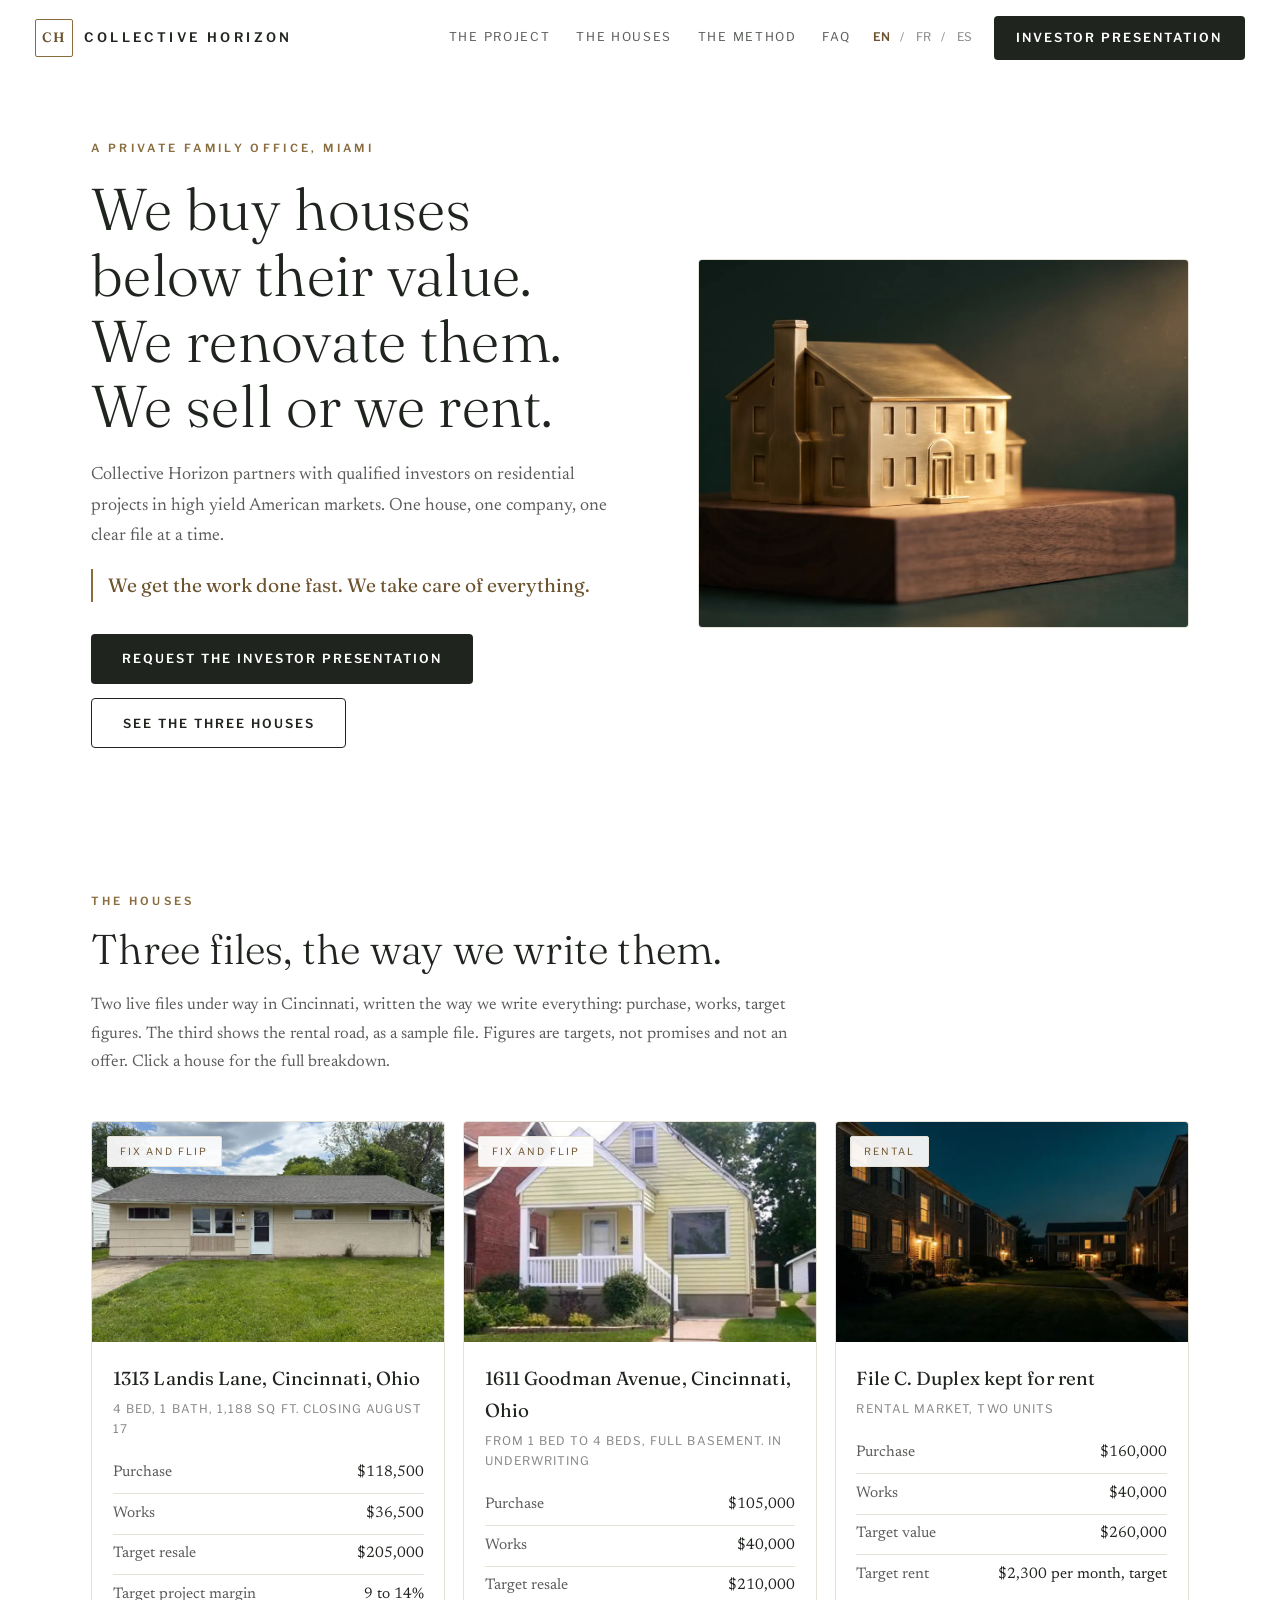
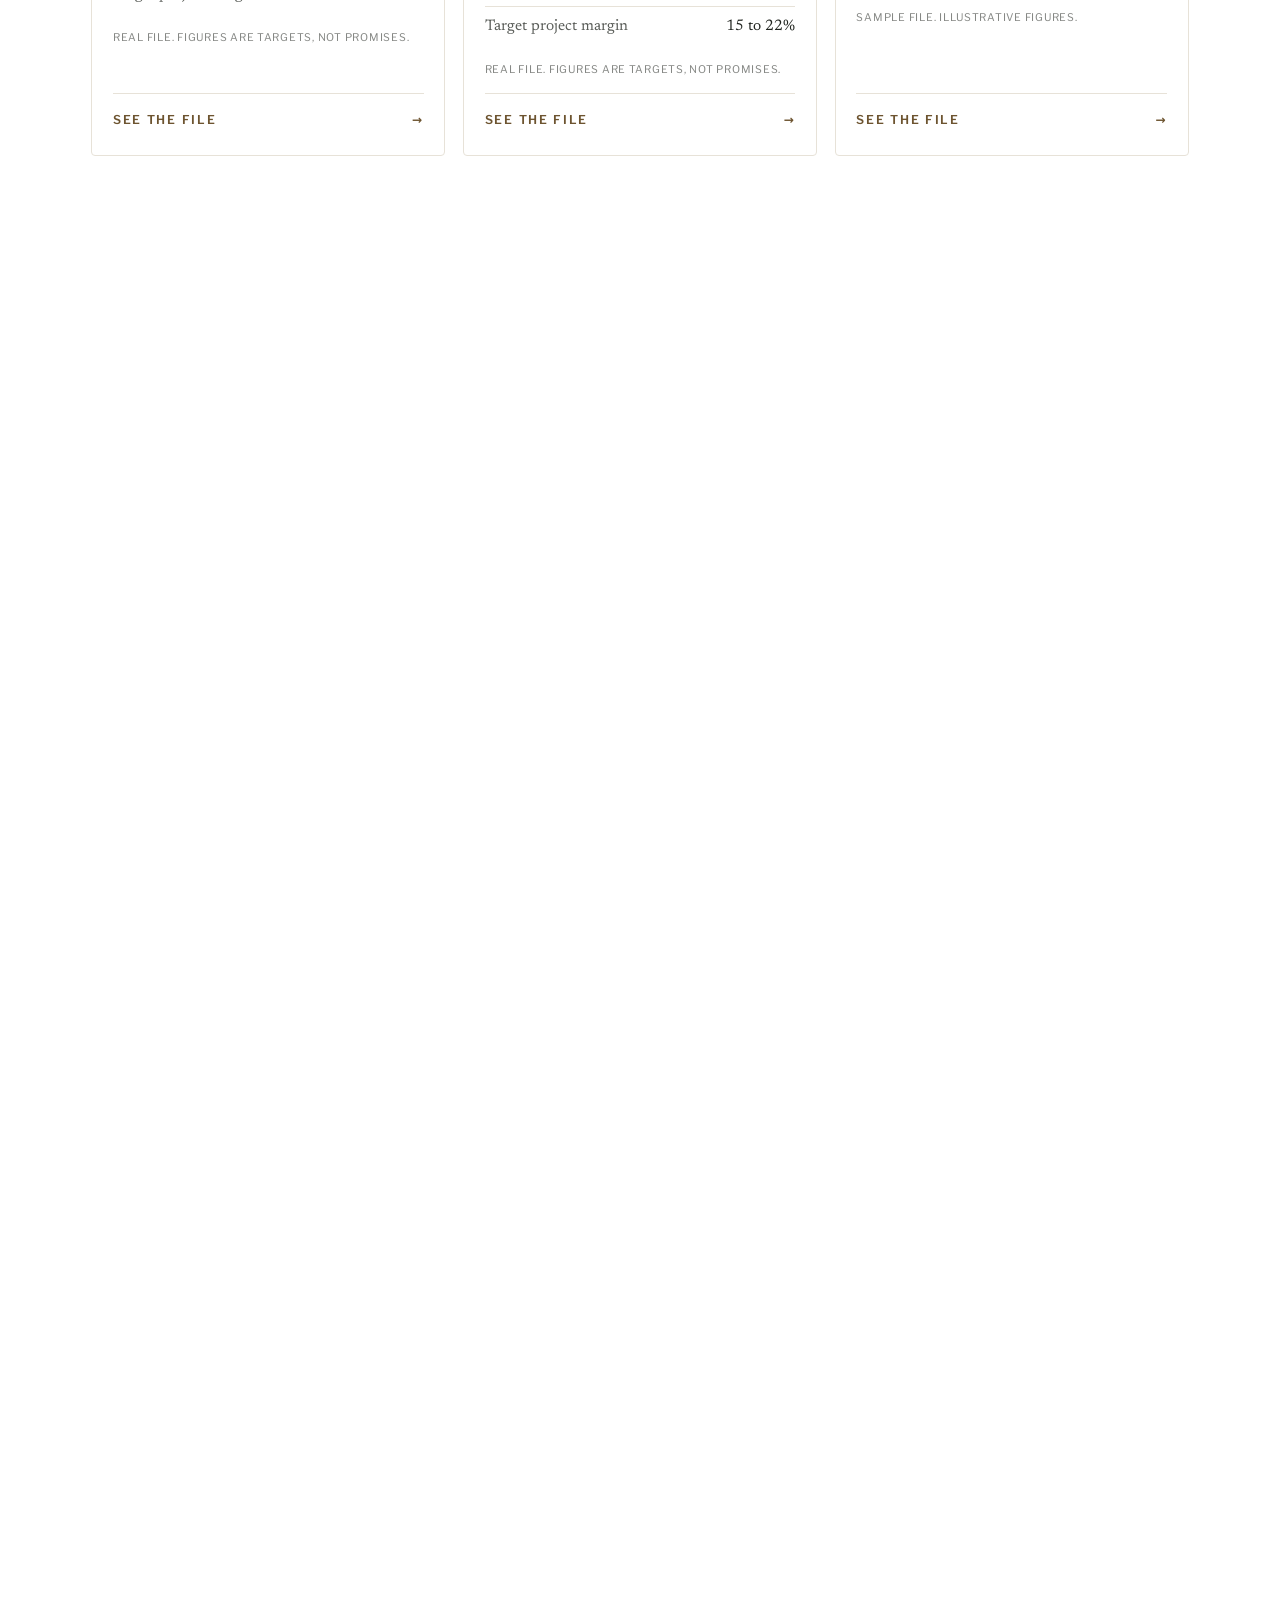
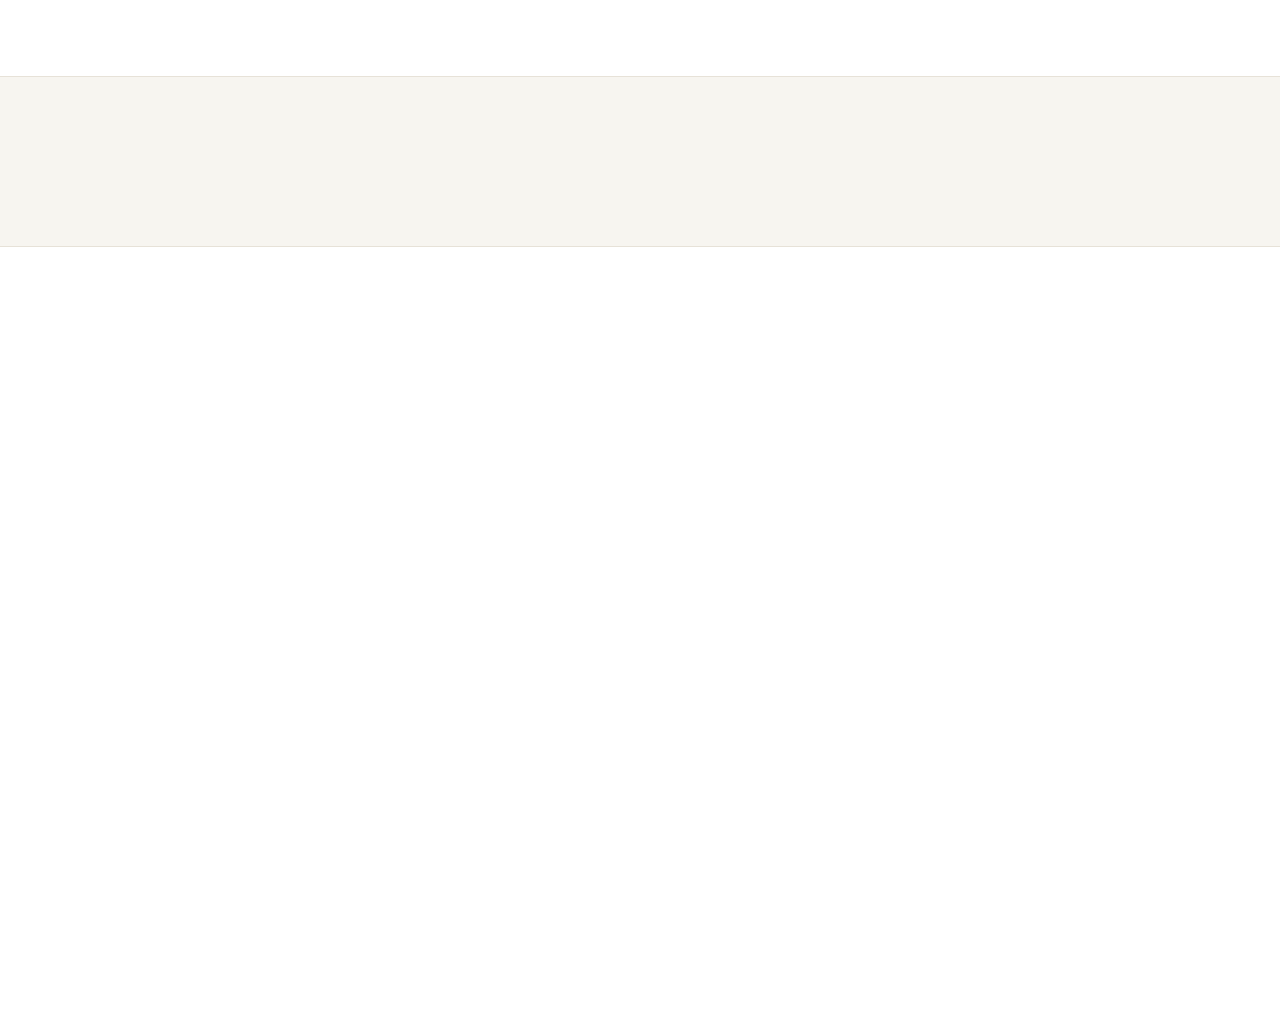
<file: index.html>
<!DOCTYPE html>
<html lang="en">
<head>
<meta charset="utf-8">
<meta name="viewport" content="width=device-width, initial-scale=1, viewport-fit=cover">
<title>Collective Horizon. A private family office for American residential projects.</title>
<meta name="description" content="A private family office partnering with qualified investors on residential renovation projects in high yield American markets.">
<link rel="canonical" href="https://collectivehorizon.capital/">
<link rel="alternate" hreflang="en" href="https://collectivehorizon.capital/">
<link rel="alternate" hreflang="fr" href="https://collectivehorizon.capital/?lang=fr">
<link rel="alternate" hreflang="es" href="https://collectivehorizon.capital/?lang=es">
<link rel="alternate" hreflang="x-default" href="https://collectivehorizon.capital/">
<link rel="icon" href="assets/favicon.svg" type="image/svg+xml">
<meta property="og:type" content="website">
<meta property="og:title" content="Collective Horizon">
<meta property="og:description" content="A private family office for American residential projects. Miami, Florida.">
<meta property="og:url" content="https://collectivehorizon.capital/">
<meta property="og:image" content="https://collectivehorizon.capital/assets/og.jpg">
<meta property="og:site_name" content="Collective Horizon">
<meta property="og:locale" content="en_US">
<meta property="og:locale:alternate" content="fr_FR">
<meta property="og:locale:alternate" content="es_ES">
<meta name="twitter:card" content="summary_large_image">
<meta name="theme-color" content="#ffffff">
<link rel="preload" as="image" href="assets/hero-still.webp" fetchpriority="high">
<link rel="preconnect" href="https://fonts.googleapis.com">
<link rel="preconnect" href="https://fonts.gstatic.com" crossorigin>
<link href="https://fonts.googleapis.com/css2?family=Fraunces:opsz,wght@9..144,300;9..144,400&family=Newsreader:ital,opsz,wght@0,6..72,400;1,6..72,400&family=Libre+Franklin:wght@400;500;600&display=swap" rel="stylesheet">
<link rel="stylesheet" href="src/styles.css">
<script type="application/ld+json">
{
  "@context": "https://schema.org",
  "@type": "Organization",
  "name": "Collective Horizon",
  "url": "https://collectivehorizon.capital/",
  "logo": "https://collectivehorizon.capital/assets/favicon.svg",
  "founder": { "@type": "Person", "name": "David Hazout Levy" },
  "address": { "@type": "PostalAddress", "addressLocality": "Miami", "addressRegion": "FL", "addressCountry": "US" }
}
</script>
<script type="application/ld+json">
{
  "@context": "https://schema.org",
  "@type": "FAQPage",
  "mainEntity": [
    {"@type": "Question", "name": "Who can take part?", "acceptedAnswer": {"@type": "Answer", "text": "Accredited or otherwise qualified investors, acting at their own initiative. Qualification is verified before any file goes further."}},
    {"@type": "Question", "name": "What is the minimum ticket?", "acceptedAnswer": {"@type": "Answer", "text": "Tickets start at $10,000. The minimum is set file by file, with the size of the project."}},
    {"@type": "Question", "name": "Where does my money sit?", "acceptedAnswer": {"@type": "Answer", "text": "In the dedicated company of the project, on its own bank account. One house per company, never mixed."}},
    {"@type": "Question", "name": "What are the risks?", "acceptedAnswer": {"@type": "Answer", "text": "Real estate moves, works can overrun, timelines can slip, and a project can lose money. All investments involve risk, including loss of capital. Each file names its risks in writing."}}
  ]
}
</script>
</head>
<body>

<header class="site-header">
  <div class="header-in">
    <a class="brand" href="#hero" aria-label="Collective Horizon, back to top">
      <span class="mono">CH</span>
      <span>COLLECTIVE&nbsp;HORIZON</span>
    </a>
    <nav class="main-nav" aria-label="Site">
      <a href="#project" data-i18n="nav.project">The project</a>
      <a href="#houses" data-i18n="nav.houses">The houses</a>
      <a href="#method" data-i18n="nav.method">The method</a>
      <a href="#faq" data-i18n="nav.faq">FAQ</a>
    </nav>
    <nav class="lang-nav" aria-label="Language" data-i18n-aria="aria.lang">
      <button id="langEn" type="button" aria-pressed="true">EN</button>
      <span>/</span>
      <button id="langFr" type="button" aria-pressed="false">FR</button>
      <span>/</span>
      <button id="langEs" type="button" aria-pressed="false">ES</button>
    </nav>
    <button class="btn btn-solid header-cta open-lead" type="button" data-i18n="nav.cta.short">Investor presentation</button>
    <button class="burger" type="button" data-open="menuDlg" aria-label="Open the menu" data-i18n-aria="aria.menu"><span></span></button>
  </div>
</header>

<section class="hero" id="hero">
  <div class="wrap">
    <div>
      <p class="kicker" data-i18n="hero.kicker">A private family office, Miami</p>
      <h1 data-i18n="hero.h1">We buy houses below their value. We renovate them. We sell or we rent.</h1>
      <p class="lead" data-i18n="hero.sub">Collective Horizon partners with qualified investors on residential projects in high yield American markets. One house, one company, one clear file at a time.</p>
      <p class="hero-promise" data-i18n="hero.promise">We get the work done fast. We take care of everything.</p>
      <div class="hero-ctas">
        <button class="btn btn-solid open-lead" type="button" data-i18n="nav.cta">Request the Investor Presentation</button>
        <a class="btn btn-ghost" href="#houses" data-i18n="hero.cta2">See the three houses</a>
      </div>
    </div>
    <div class="hero-frame">
      <video autoplay muted loop playsinline preload="metadata" poster="assets/hero-still.webp" aria-hidden="true">
        <source src="assets/clips/hero_orbit.mp4" type="video/mp4">
      </video>
    </div>
  </div>
</section>

<section class="section" id="houses">
  <div class="wrap">
    <div class="section-head reveal">
      <p class="kicker" data-i18n="houses.kicker">The houses</p>
      <h2 data-i18n="houses.h2">Three files, the way we write them.</h2>
      <p class="lead" data-i18n="houses.p">Two live files under way in Cincinnati, written the way we write everything: purchase, works, target figures. The third shows the rental road, as a sample file. Figures are targets, not promises and not an offer. Click a house for the full breakdown.</p>
    </div>
    <div class="houses">

      <a class="house reveal" href="landis.html">
        <div class="photo">
          <img src="assets/posters/landis-card.webp" alt="Single family ranch at 1313 Landis Lane, Cincinnati" loading="lazy" decoding="async" width="800" height="600">
          <span class="phototag" data-i18n="tag.flip">Fix and flip</span>
        </div>
        <div class="body">
          <div>
            <h3 data-i18n="house1.name">1313 Landis Lane, Cincinnati, Ohio</h3>
            <span class="city" data-i18n="house1.city">4 bed, 1 bath, 1,188 sq ft. Closing August 17</span>
          </div>
          <table class="figs" aria-hidden="true"><tbody>
            <tr><td data-i18n="lbl.buy">Purchase</td><td>$118,500</td></tr>
            <tr><td data-i18n="lbl.works">Works</td><td>$36,500</td></tr>
            <tr><td data-i18n="lbl.target">Target resale</td><td>$205,000</td></tr>
            <tr><td data-i18n="lbl.margin">Target project margin</td><td data-i18n="val.mA">9 to 14%</td></tr>
          </tbody></table>
          <span class="sample" data-i18n="badge.real">Real file. Figures are targets, not promises.</span>
          <span class="more"><span data-i18n="btn.file">See the file</span><span class="arrow">&rarr;</span></span>
        </div>
      </a>

      <a class="house reveal d1" href="goodman.html">
        <div class="photo">
          <img src="assets/posters/goodman-card.webp" alt="Yellow cottage at 1611 Goodman Avenue, Cincinnati" loading="lazy" decoding="async" width="800" height="600">
          <span class="phototag" data-i18n="tag.flip">Fix and flip</span>
        </div>
        <div class="body">
          <div>
            <h3 data-i18n="house2.name">1611 Goodman Avenue, Cincinnati, Ohio</h3>
            <span class="city" data-i18n="house2.city">From 1 bed to 4 beds, full basement. In underwriting</span>
          </div>
          <table class="figs" aria-hidden="true"><tbody>
            <tr><td data-i18n="lbl.buy">Purchase</td><td>$105,000</td></tr>
            <tr><td data-i18n="lbl.works">Works</td><td>$40,000</td></tr>
            <tr><td data-i18n="lbl.target">Target resale</td><td>$210,000</td></tr>
            <tr><td data-i18n="lbl.margin">Target project margin</td><td data-i18n="val.mB">15 to 22%</td></tr>
          </tbody></table>
          <span class="sample" data-i18n="badge.real">Real file. Figures are targets, not promises.</span>
          <span class="more"><span data-i18n="btn.file">See the file</span><span class="arrow">&rarr;</span></span>
        </div>
      </a>

      <article class="house reveal d2" role="button" tabindex="0" data-open="houseDlg3">
        <div class="photo">
          <img src="assets/posters/multifamily-card.webp" alt="Brick duplex buildings with lit windows at dusk" loading="lazy" decoding="async" width="800" height="450">
          <span class="phototag" data-i18n="tag.rent">Rental</span>
        </div>
        <div class="body">
          <div>
            <h3 data-i18n="house3.name">File C. Duplex kept for rent</h3>
            <span class="city" data-i18n="house3.city">Rental market, two units</span>
          </div>
          <table class="figs" aria-hidden="true"><tbody>
            <tr><td data-i18n="lbl.buy">Purchase</td><td>$160,000</td></tr>
            <tr><td data-i18n="lbl.works">Works</td><td>$40,000</td></tr>
            <tr><td data-i18n="lbl.targetvalue">Target value</td><td>$260,000</td></tr>
            <tr><td data-i18n="lbl.rent">Target rent</td><td data-i18n="val.rentpm">$2,300 per month, target</td></tr>
          </tbody></table>
          <span class="sample" data-i18n="badge.sample">Sample file. Illustrative figures.</span>
          <span class="more"><span data-i18n="btn.file">See the file</span><span class="arrow">&rarr;</span></span>
        </div>
      </article>

    </div>
  </div>
</section>

<section class="section" id="project">
  <div class="wrap">
    <div class="section-head reveal">
      <p class="kicker" data-i18n="project.kicker">The project</p>
      <h2 data-i18n="project.h2">Simple to say, demanding to do.</h2>
      <p class="lead" data-i18n="project.p">The margin is made at purchase. We only buy when the numbers hold on paper, before the first hammer. Then two roads: sell the renovated house, or keep it and rent it.</p>
    </div>
    <div class="steps">
      <article class="step reveal">
        <span class="num">1</span>
        <h3 data-i18n="step1.t">Buy below value</h3>
        <p data-i18n="step1.p">Off market houses, estates, tired landlords. Every file is priced with an 18 line cost sheet and comparable sales, never with enthusiasm.</p>
      </article>
      <article class="step reveal d1">
        <span class="num">2</span>
        <h3 data-i18n="step2.t">Renovate on budget</h3>
        <p data-i18n="step2.p">Local licensed contractors, a written scope of works, weekly site checks and photos. The budget is a contract, not a hope.</p>
      </article>
      <article class="step reveal d2">
        <span class="num">3</span>
        <h3 data-i18n="step3.t">Sell, or rent</h3>
        <p data-i18n="step3.p">Flip files target a sale within months. Rental files are kept for income. Each project states its exit in writing before a dollar moves.</p>
      </article>
    </div>
  </div>
</section>

<div class="trust">
  <div class="wrap trust-grid">
    <div class="trust-item reveal"><b data-i18n="trust1.t">One house, one company</b><span data-i18n="trust1.p">Each project lives in its own dedicated LLC.</span></div>
    <div class="trust-item reveal d1"><b data-i18n="trust2.t">One account per project</b><span data-i18n="trust2.p">Partner funds are never mixed with ours.</span></div>
    <div class="trust-item reveal d2"><b data-i18n="trust3.t">Written files</b><span data-i18n="trust3.p">Numbers, works and risks on paper before any engagement.</span></div>
    <div class="trust-item reveal d3"><b data-i18n="trust4.t">Monthly reporting</b><span data-i18n="trust4.p">Photos, spending against budget, next steps. Every month.</span></div>
  </div>
</div>

<section class="section" id="strategies">
  <div class="wrap">
    <div class="section-head reveal">
      <p class="kicker" data-i18n="strat.kicker">Two strategies</p>
      <h2 data-i18n="strat.h2">Every house gets the strategy it deserves.</h2>
    </div>
    <div class="strats">
      <article class="strat reveal">
        <div class="media">
          <video muted loop playsinline autoplay preload="metadata" poster="assets/posters/craft.webp" aria-hidden="true">
            <source src="assets/clips/craft.mp4" type="video/mp4">
          </video>
        </div>
        <div class="body">
          <span class="tag" data-i18n="tag.flip">Fix and flip</span>
          <h3 data-i18n="strat1.t">Buy, renovate, sell</h3>
          <p data-i18n="strat1.p">Undervalued houses brought back to standard and sold. Target project margins are stated per file, after all costs. Past performance does not predict future results.</p>
        </div>
      </article>
      <article class="strat reveal d1">
        <div class="media">
          <video muted loop playsinline autoplay preload="metadata" poster="assets/posters/multifamily.webp" aria-hidden="true">
            <source src="assets/clips/multifamily.mp4" type="video/mp4">
          </video>
        </div>
        <div class="body">
          <span class="tag" data-i18n="tag.rent">Rental</span>
          <h3 data-i18n="strat2.t">Buy, renovate, rent</h3>
          <p data-i18n="strat2.p">Solid houses in rental markets, renovated and kept for income, with an institutional exit thesis for the portfolio.</p>
        </div>
      </article>
    </div>
  </div>
</section>



<section class="section" id="method">
  <div class="wrap">
    <div class="section-head reveal">
      <p class="kicker" data-i18n="method.kicker">The method</p>
      <h2 data-i18n="method.h2">From first call to closing, four steps.</h2>
    </div>
    <div class="method-grid">
      <article class="mstep reveal"><h3 data-i18n="m1.t">A twenty minute call</h3><p data-i18n="m1.p">You tell us what you are looking for. We explain how a file works. No commitment on either side.</p></article>
      <article class="mstep reveal d1"><h3 data-i18n="m2.t">The file, in writing</h3><p data-i18n="m2.p">Purchase, works, target figures, the three risks, the structure. You read everything before any decision.</p></article>
      <article class="mstep reveal d2"><h3 data-i18n="m3.t">Verification and documents</h3><p data-i18n="m3.p">Investor qualification is verified, then definitive documents are signed with counsel. Funds go to the project account.</p></article>
      <article class="mstep reveal d3"><h3 data-i18n="m4.t">The project, then the exit</h3><p data-i18n="m4.p">Monthly reporting during the works. At the exit, distributions follow the written order of the file.</p></article>
    </div>
  </div>
</section>

<section class="section" id="founder">
  <div class="wrap founder">
    <div class="card reveal">
      <div class="mono">CH</div>
      <p class="name">David Hazout Levy</p>
      <p class="role" data-i18n="founder.role">Founder, Collective Horizon</p>
    </div>
    <div class="reveal d1">
      <p class="kicker" data-i18n="founder.kicker">The principal</p>
      <blockquote data-i18n="founder.q">Buy well, renovate seriously, and let written files, not promises, do the talking.</blockquote>
      <p class="lead" data-i18n="founder.p">Collective Horizon is led by David Hazout Levy, HEC Paris, MSc International Finance, founder of Reissers Capital. The office is built on a patrimonial idea, with markets chosen for their yield and files written to be reread.</p>
    </div>
  </div>
</section>

<section class="section" id="faq">
  <div class="wrap">
    <div class="section-head reveal">
      <p class="kicker" data-i18n="faq.kicker">FAQ</p>
      <h2 data-i18n="faq.h2">Direct questions, direct answers.</h2>
    </div>
    <div class="faq reveal">
      <details><summary><span data-i18n="q1">Who can take part?</span><span class="ind">+</span></summary><p class="a" data-i18n="a1">Accredited or otherwise qualified investors, acting at their own initiative. Qualification is verified before any file goes further.</p></details>
      <details><summary><span data-i18n="q2">What is the minimum ticket?</span><span class="ind">+</span></summary><p class="a" data-i18n="a2">Tickets start at $10,000. The minimum is set file by file, with the size of the project.</p></details>
      <details><summary><span data-i18n="q3">Where does my money sit?</span><span class="ind">+</span></summary><p class="a" data-i18n="a3">In the dedicated company of the project, on its own bank account. One house per company, never mixed.</p></details>
      <details><summary><span data-i18n="q4">What do I sign?</span><span class="ind">+</span></summary><p class="a" data-i18n="a4">Definitive documents prepared with counsel: the company agreement, a subscription document and an investor questionnaire. The website is information, the documents are the deal.</p></details>
      <details><summary><span data-i18n="q5">What are the risks?</span><span class="ind">+</span></summary><p class="a" data-i18n="a5">Real estate moves, works can overrun, timelines can slip, and a project can lose money. All investments involve risk, including loss of capital. Each file names its risks in writing.</p></details>
      <details><summary><span data-i18n="q6">When are distributions made?</span><span class="ind">+</span></summary><p class="a" data-i18n="a6">For a flip, at the sale, following the written order of the file: the lender, then costs, then capital, then the split. For a rental, on the schedule of the file. Timing is a target, not a promise.</p></details>
      <details><summary><span data-i18n="q7">Can I follow the works?</span><span class="ind">+</span></summary><p class="a" data-i18n="a7">Yes. Monthly reporting with photos and spending against budget, and the site can be visited by appointment.</p></details>
    </div>
  </div>
</section>

<section class="final" id="contact">
  <div class="bg"><img src="assets/posters/exit.webp" alt="" loading="lazy" decoding="async" width="1600" height="900"></div>
  <div class="inner">
    <div class="wrap">
      <p class="kicker" data-i18n="form.kicker">The first step</p>
      <h2 data-i18n="final.h2">Start with twenty minutes.</h2>
      <p class="lead" data-i18n="final.p">Request the investor presentation. We reply within one business day, and the first step is always a simple conversation.</p>
      <div class="hero-ctas">
        <button class="btn btn-solid open-lead" type="button" data-i18n="nav.cta">Request the Investor Presentation</button>
        <a class="btn btn-ghost" href="mailto:davidhazout@gmail.com?subject=Collective%20Horizon%3A%20call%20request" data-i18n="final.cta2">Schedule a call</a>
      </div>
    </div>
  </div>
</section>

<footer>
  <div class="wrap foot-in">
    <a class="brand" href="#hero"><span class="mono">CH</span><span>COLLECTIVE&nbsp;HORIZON</span></a>
    <nav class="foot-links">
      <a href="privacy.html" data-i18n="foot.privacy">Privacy</a>
      <a href="terms.html" data-i18n="foot.terms">Terms</a>
    </nav>
    <p class="copy">&copy; <span id="year">2026</span> <span data-i18n="foot.copy">Collective Horizon. Miami, Florida.</span></p>
  </div>
  <div class="wrap disclaimer">
    <p data-i18n="foot.disc">Collective Horizon is a private family office. Nothing on this site constitutes an offer to sell or a solicitation of an offer to buy any security, nor investment, legal or tax advice. Any opportunity is available only to qualified investors, through definitive offering documents. Past performance does not predict future results. All investments involve risk, including loss of capital.</p>
  </div>
</footer>

<div class="mobile-cta">
  <button class="btn btn-solid open-lead" type="button" data-i18n="nav.cta.short">Investor presentation</button>
</div>

<!-- House file C -->
<dialog id="houseDlg3" aria-labelledby="h3Title">
  <div class="dlg-scroll">
    <button class="dlg-close" type="button" aria-label="Close" data-i18n-aria="aria.close">&times;</button>
    <div class="dlg-banner"><img src="assets/posters/multifamily.webp" alt="" loading="lazy" decoding="async" width="1600" height="900"></div>
    <div class="dlg-body">
      <p class="kicker" data-i18n="tag.rent">Rental</p>
      <h3 id="h3Title" data-i18n="house3.name">File C. Duplex kept for rent</h3>
      <p class="city" data-i18n="house3.city">Rental market, two units</p>

      <div class="dlg-sec">
        <h4 data-i18n="dlg.numbers">The numbers, as written in the file</h4>
        <table class="dlg-table"><tbody>
          <tr><td data-i18n="lbl.buy">Purchase</td><td>$160,000</td></tr>
          <tr><td data-i18n="lbl.works">Works</td><td>$40,000</td></tr>
          <tr><td data-i18n="lbl.carry">Carrying and selling costs, estimate</td><td>$18,000</td></tr>
          <tr><td data-i18n="lbl.targetvalue">Target value</td><td>$260,000</td></tr>
          <tr class="hl"><td data-i18n="lbl.rent">Target rent</td><td data-i18n="val.rentpm">$2,300 per month, target</td></tr>
          <tr class="hl"><td data-i18n="lbl.rentyr">Target gross rent, per year</td><td>$27,600</td></tr>
          <tr><td data-i18n="lbl.duration">Target timeline</td><td data-i18n="val.hold">Kept for income</td></tr>
          <tr><td data-i18n="lbl.ticket">Minimum ticket</td><td data-i18n="val.ticket">From $10,000</td></tr>
        </tbody></table>
      </div>

      <div class="dlg-sec">
        <h4 data-i18n="dlg.works.t">The works</h4>
        <p data-i18n="house3.works">Separate the utilities, refresh both units, place long term tenants at market rent.</p>
      </div>

      <div class="dlg-sec">
        <h4 data-i18n="dlg.risks.t">The three risks we write down</h4>
        <p data-i18n="dlg.risks.p">Market moves, works overruns, timeline slips. Every file names its three main risks and what we do about each. All investments involve risk, including loss of capital.</p>
      </div>

      <div class="dlg-sec">
        <h4 data-i18n="dlg.full.t">The full file includes</h4>
        <ul>
          <li data-i18n="dlg.full.li1">Photos and address after a first call</li>
          <li data-i18n="dlg.full.li2">The works budget, line by line</li>
          <li data-i18n="dlg.full.li3">Comparable sales and the pricing method</li>
          <li data-i18n="dlg.full.li4">The structure, the order of distributions and the documents you sign</li>
        </ul>
      </div>

      <div class="dlg-cta">
        <button class="btn btn-solid open-lead" type="button" data-interest="File C" data-i18n="dlg.cta">Request the full file</button>
        <p class="dlg-note" data-i18n="dlg.note">Reserved for accredited or otherwise qualified investors. Illustrative sample file, not an offer. Past performance does not predict future results.</p>
      </div>
    </div>
  </div>
</dialog>

<!-- Lead dialog -->
<dialog id="leadDlg" class="lead-dlg" aria-labelledby="leadTitle">
  <div class="dlg-scroll">
    <button class="dlg-close" type="button" aria-label="Close" data-i18n-aria="aria.close">&times;</button>
    <div class="lead-body">
      <p class="kicker" data-i18n="form.kicker">The first step</p>
      <h3 id="leadTitle" data-i18n="form.h2">Request the Investor Presentation</h3>
      <p data-i18n="form.p">Twenty minutes first. We reply within one business day. No financial details are collected here.</p>

      <form id="leadForm" novalidate>
        <input type="hidden" id="fInterest" value="">
        <div class="field">
          <label for="fName" data-i18n="form.name">Full name</label>
          <input id="fName" name="name" type="text" autocomplete="name" required>
        </div>
        <div class="field">
          <label for="fEmail" data-i18n="form.email">Email</label>
          <input id="fEmail" name="email" type="email" autocomplete="email" required>
        </div>
        <div class="field">
          <label for="fPhone" data-i18n="form.phone">Phone, optional</label>
          <input id="fPhone" name="phone" type="tel" autocomplete="tel">
        </div>
        <div class="field">
          <label for="fProfile" data-i18n="form.profile">Your profile</label>
          <select id="fProfile" name="profile">
            <option value="private" data-i18n="form.profile1">Private investor</option>
            <option value="family-office" data-i18n="form.profile2">Family office</option>
            <option value="institutional" data-i18n="form.profile3">Institutional</option>
            <option value="advisor" data-i18n="form.profile4">Advisor</option>
          </select>
        </div>
        <div class="field">
          <label for="fTicket" data-i18n="form.ticket">Indicative ticket range</label>
          <select id="fTicket" name="ticket_range">
            <option value="under-50" data-i18n="form.t1">Under $50k</option>
            <option value="50-100" selected data-i18n="form.t2">$50k to $100k</option>
            <option value="100-250" data-i18n="form.t3">$100k to $250k</option>
            <option value="250-plus" data-i18n="form.t4">$250k and above</option>
            <option value="na" data-i18n="form.t5">Prefer not to say</option>
          </select>
        </div>
        <div class="acc" id="accWrap">
          <input type="checkbox" id="fAcc" required>
          <label for="fAcc" data-i18n="form.acc">I confirm I am an accredited or otherwise qualified investor and I request this information at my own initiative.</label>
        </div>
        <p class="err-line" id="errLine" data-i18n="form.err">Please complete the highlighted fields and confirm the checkbox.</p>
        <button class="btn btn-solid" id="fSend" type="submit" style="width:100%" data-i18n="form.send">Send the request</button>
      </form>

      <div class="form-ok" id="formOk">
        <div class="tick">&#10003;</div>
        <h3 data-i18n="form.ok.t">Request received.</h3>
        <p data-i18n="form.ok.p">Thank you. We will come back to you within one business day.</p>
      </div>
    </div>
  </div>
</dialog>

<!-- Mobile menu -->
<dialog id="menuDlg" class="menu-dlg" aria-label="Menu">
  <div class="dlg-scroll">
    <button class="dlg-close" type="button" aria-label="Close" data-i18n-aria="aria.close">&times;</button>
    <nav class="menu-body">
      <a href="#project" data-i18n="nav.project">The project</a>
      <a href="#houses" data-i18n="nav.houses">The houses</a>
      <a href="#method" data-i18n="nav.method">The method</a>
      <a href="#faq" data-i18n="nav.faq">FAQ</a>
      <button class="btn btn-solid open-lead" type="button" data-i18n="nav.cta">Request the Investor Presentation</button>
    </nav>
  </div>
</dialog>

<script src="src/app.js" defer></script>
</body>
</html>
</file>
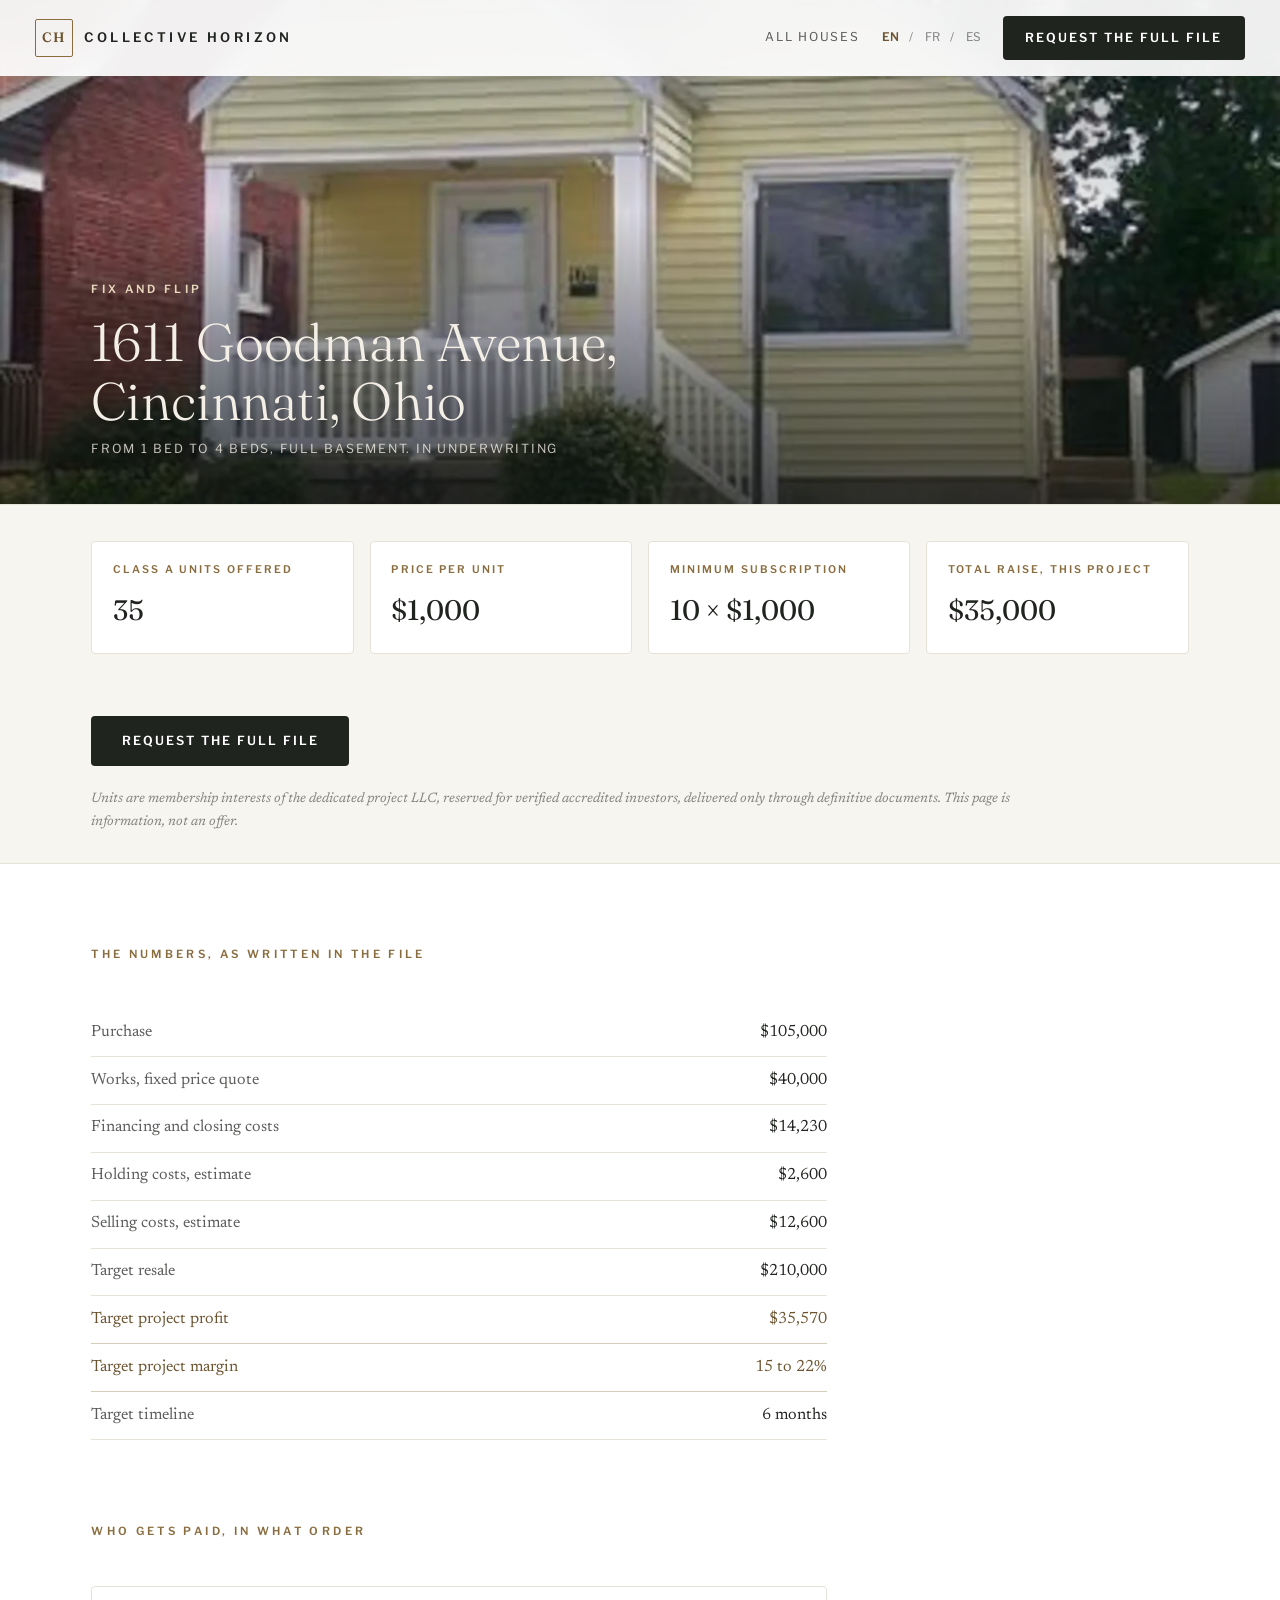
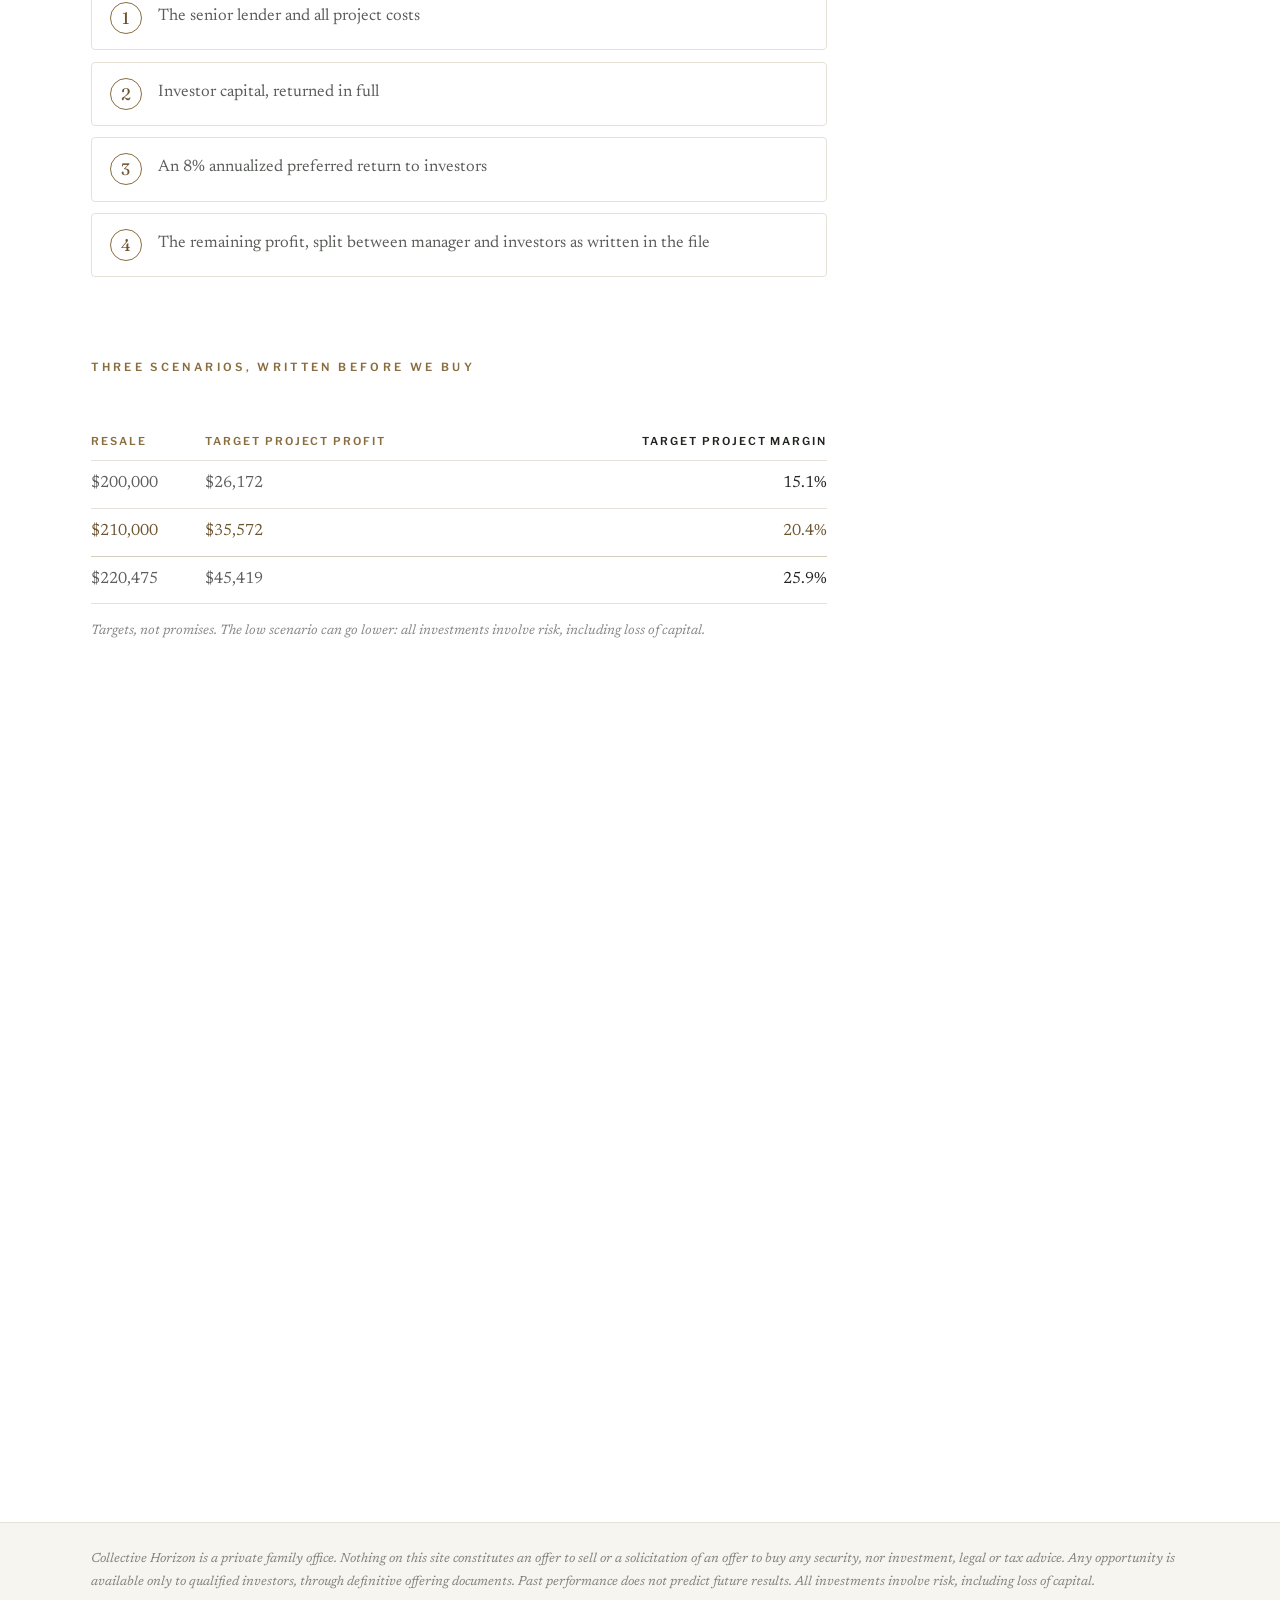
<file: goodman.html>
<!DOCTYPE html>
<html lang="en">
<head>
<meta charset="utf-8">
<meta name="viewport" content="width=device-width, initial-scale=1, viewport-fit=cover">
<meta name="robots" content="noindex">
<title>1611 Goodman Avenue, Cincinnati, Ohio. Collective Horizon.</title>
<meta name="description" content="Project file for 1611 Goodman Avenue, Cincinnati, Ohio: numbers, works, units and calendar. Information only, not an offer.">
<link rel="icon" href="assets/favicon.svg" type="image/svg+xml">
<meta name="theme-color" content="#ffffff">
<link rel="preconnect" href="https://fonts.googleapis.com">
<link rel="preconnect" href="https://fonts.gstatic.com" crossorigin>
<link href="https://fonts.googleapis.com/css2?family=Fraunces:opsz,wght@9..144,300;9..144,400&family=Newsreader:ital,opsz,wght@0,6..72,400;1,6..72,400&family=Libre+Franklin:wght@400;500;600&display=swap" rel="stylesheet">
<link rel="stylesheet" href="src/styles.css">
</head>
<body data-keep-title>

<header class="site-header">
  <div class="header-in">
    <a class="brand" href="index.html"><span class="mono">CH</span><span>COLLECTIVE&nbsp;HORIZON</span></a>
    <nav class="main-nav" aria-label="Site">
      <a href="index.html#houses" data-i18n="pr.back">All houses</a>
    </nav>
    <nav class="lang-nav" aria-label="Language" data-i18n-aria="aria.lang">
      <button id="langEn" type="button" aria-pressed="true">EN</button><span>/</span>
      <button id="langFr" type="button" aria-pressed="false">FR</button><span>/</span>
      <button id="langEs" type="button" aria-pressed="false">ES</button>
    </nav>
    <button class="btn btn-solid header-cta open-lead" type="button" data-interest="1611 Goodman Avenue" data-i18n="dlg.cta">Request the full file</button>
  </div>
</header>

<section class="pr-hero">
  <div class="media"><img src="assets/posters/goodman.webp" alt="1611 Goodman Avenue, Cincinnati, Ohio" fetchpriority="high" width="1600" height="1200"></div>
  <div class="inner">
    <div class="wrap">
      <p class="kicker" data-i18n="tag.flip">Fix and flip</p>
      <h1 data-i18n="house2.name">1611 Goodman Avenue, Cincinnati, Ohio</h1>
      <p class="city" data-i18n="house2.city">From 1 bed to 4 beds, full basement. In underwriting</p>
    </div>
  </div>
</section>

<div class="offer">
  <div class="wrap">
    <div class="offer-grid">
      <div class="offer-tile"><b data-i18n="pr.offer.units">Class A units offered</b><span>35</span></div>
      <div class="offer-tile"><b data-i18n="pr.offer.price">Price per unit</b><span>$1,000</span></div>
      <div class="offer-tile"><b data-i18n="pr.offer.min">Minimum subscription</b><span>10 &times; $1,000</span></div>
      <div class="offer-tile"><b data-i18n="pr.offer.total">Total raise, this project</b><span>$35,000</span></div>
    </div>
    <div class="pr-cta-row" style="padding-bottom:1.4rem">
      <button class="btn btn-solid open-lead" type="button" data-interest="1611 Goodman Avenue" data-i18n="dlg.cta">Request the full file</button>
    </div>
    <p class="offer-note" data-i18n="pr.offer.note">Units are membership interests of the dedicated project LLC, reserved for verified accredited investors, delivered only through definitive documents. This page is information, not an offer.</p>
  </div>
</div>

<section class="section">
  <div class="wrap">
    <div class="section-head reveal">
      <p class="kicker" data-i18n="dlg.numbers">The numbers, as written in the file</p>
    </div>
    <table class="pr-table reveal"><tbody>
          <tr><td data-i18n="lbl.buy">Purchase</td><td>$105,000</td></tr>
          <tr><td data-i18n="lbl.worksB">Works, fixed price quote</td><td>$40,000</td></tr>
          <tr><td data-i18n="lbl.fin">Financing and closing costs</td><td>$14,230</td></tr>
          <tr><td data-i18n="lbl.hold">Holding costs, estimate</td><td>$2,600</td></tr>
          <tr><td data-i18n="lbl.sell">Selling costs, estimate</td><td>$12,600</td></tr>
          <tr><td data-i18n="lbl.target">Target resale</td><td>$210,000</td></tr>
          <tr class="hl"><td data-i18n="lbl.profit">Target project profit</td><td>$35,570</td></tr>
          <tr class="hl"><td data-i18n="lbl.margin">Target project margin</td><td data-i18n="val.mB">15 to 22%</td></tr>
          <tr><td data-i18n="lbl.duration">Target timeline</td><td data-i18n="val.months6">6 months</td></tr>
    </tbody></table>
  </div>
</section>

<section class="section" style="padding-top:0">
  <div class="wrap">
    <div class="section-head reveal">
      <p class="kicker" data-i18n="pr.waterfall.t">Who gets paid, in what order</p>
    </div>
    <ol class="waterfall reveal">
      <li data-i18n="pr.w1">The senior lender and all project costs</li>
      <li data-i18n="pr.w2">Investor capital, returned in full</li>
      <li data-i18n="pr.w3">An 8% annualized preferred return to investors</li>
      <li data-i18n="pr.w4">The remaining profit, split between manager and investors as written in the file</li>
    </ol>
  </div>
</section>

<section class="section" style="padding-top:0">
  <div class="wrap">
    <div class="section-head reveal">
      <p class="kicker" data-i18n="pr.scen.t">Three scenarios, written before we buy</p>
    </div>
    <table class="pr-table reveal"><thead>
      <tr><th data-i18n="pr.scen.sale">Resale</th><th data-i18n="lbl.profit">Target project profit</th><th data-i18n="lbl.margin">Target project margin</th></tr>
    </thead><tbody>
          <tr><td>$200,000</td><td>$26,172</td><td>15.1%</td></tr>
          <tr class="hl"><td>$210,000</td><td>$35,572</td><td>20.4%</td></tr>
          <tr><td>$220,475</td><td>$45,419</td><td>25.9%</td></tr>
    </tbody></table>
    <p class="pr-note reveal" data-i18n="pr.scen.note">Targets, not promises. The low scenario can go lower: all investments involve risk, including loss of capital.</p>
  </div>
</section>

<section class="section" style="padding-top:0">
  <div class="wrap">
    <div class="section-head reveal"><p class="kicker" data-i18n="dlg.works.t">The works</p></div>
    <p class="lead reveal" data-i18n="house2.works">New layout to four bedrooms, kitchen and bathroom, flooring and paint, basement made clean and dry, mechanicals verified. Fixed price renovation quote in hand.</p>
    <div class="section-head reveal" style="margin-top:2.6rem"><p class="kicker" data-i18n="pr.cal.t">The calendar</p></div>
    <p class="lead reveal" data-i18n="goodman.cal">In underwriting. Works about 8 weeks after closing. Target sale within 6 months.</p>
    <div class="section-head reveal" style="margin-top:2.6rem"><p class="kicker" data-i18n="dlg.risks.t">The three risks we write down</p></div>
    <p class="lead reveal" data-i18n="dlg.risks.p">Market moves, works overruns, timeline slips. Every file names its three main risks and what we do about each. All investments involve risk, including loss of capital.</p>
    <div class="section-head reveal" style="margin-top:2.6rem"><p class="kicker" data-i18n="pr.docs.t">What you sign</p></div>
    <p class="lead reveal" data-i18n="pr.docs.p">Operating agreement of the project LLC, subscription agreement, investor questionnaire, accreditation verification. All documents are delivered and read before any commitment.</p>
    <div class="pr-cta-row reveal">
      <button class="btn btn-solid open-lead" type="button" data-interest="1611 Goodman Avenue" data-i18n="dlg.cta">Request the full file</button>
      <a class="btn btn-ghost" href="index.html#houses" data-i18n="pr.back">All houses</a>
    </div>
    <p class="pr-note reveal" data-i18n="dlg.notereal">Reserved for accredited or otherwise qualified investors. All figures are targets, not promises. This page is information, not an offer: any participation happens only through definitive offering documents.</p>
  </div>
</section>

<footer>
  <div class="wrap disclaimer" style="border-top:none">
    <p data-i18n="foot.disc">Collective Horizon is a private family office. Nothing on this site constitutes an offer to sell or a solicitation of an offer to buy any security, nor investment, legal or tax advice. Any opportunity is available only to qualified investors, through definitive offering documents. Past performance does not predict future results. All investments involve risk, including loss of capital.</p>
  </div>
</footer>

<!-- Lead dialog -->
<dialog id="leadDlg" class="lead-dlg" aria-labelledby="leadTitle">
  <div class="dlg-scroll">
    <button class="dlg-close" type="button" aria-label="Close" data-i18n-aria="aria.close">&times;</button>
    <div class="lead-body">
      <p class="kicker" data-i18n="form.kicker">The first step</p>
      <h3 id="leadTitle" data-i18n="form.h2">Request the Investor Presentation</h3>
      <p data-i18n="form.p">Twenty minutes first. We reply within one business day. No financial details are collected here.</p>

      <form id="leadForm" novalidate>
        <input type="hidden" id="fInterest" value="">
        <div class="field">
          <label for="fName" data-i18n="form.name">Full name</label>
          <input id="fName" name="name" type="text" autocomplete="name" required>
        </div>
        <div class="field">
          <label for="fEmail" data-i18n="form.email">Email</label>
          <input id="fEmail" name="email" type="email" autocomplete="email" required>
        </div>
        <div class="field">
          <label for="fPhone" data-i18n="form.phone">Phone, optional</label>
          <input id="fPhone" name="phone" type="tel" autocomplete="tel">
        </div>
        <div class="field">
          <label for="fProfile" data-i18n="form.profile">Your profile</label>
          <select id="fProfile" name="profile">
            <option value="private" data-i18n="form.profile1">Private investor</option>
            <option value="family-office" data-i18n="form.profile2">Family office</option>
            <option value="institutional" data-i18n="form.profile3">Institutional</option>
            <option value="advisor" data-i18n="form.profile4">Advisor</option>
          </select>
        </div>
        <div class="field">
          <label for="fTicket" data-i18n="form.ticket">Indicative ticket range</label>
          <select id="fTicket" name="ticket_range">
            <option value="under-50" data-i18n="form.t1">Under $50k</option>
            <option value="50-100" selected data-i18n="form.t2">$50k to $100k</option>
            <option value="100-250" data-i18n="form.t3">$100k to $250k</option>
            <option value="250-plus" data-i18n="form.t4">$250k and above</option>
            <option value="na" data-i18n="form.t5">Prefer not to say</option>
          </select>
        </div>
        <div class="acc" id="accWrap">
          <input type="checkbox" id="fAcc" required>
          <label for="fAcc" data-i18n="form.acc">I confirm I am an accredited or otherwise qualified investor and I request this information at my own initiative.</label>
        </div>
        <p class="err-line" id="errLine" data-i18n="form.err">Please complete the highlighted fields and confirm the checkbox.</p>
        <button class="btn btn-solid" id="fSend" type="submit" style="width:100%" data-i18n="form.send">Send the request</button>
      </form>

      <div class="form-ok" id="formOk">
        <div class="tick">&#10003;</div>
        <h3 data-i18n="form.ok.t">Request received.</h3>
        <p data-i18n="form.ok.p">Thank you. We will come back to you within one business day.</p>
      </div>
    </div>
  </div>
</dialog>


<script src="src/app.js" defer></script>
</body>
</html>
</file>
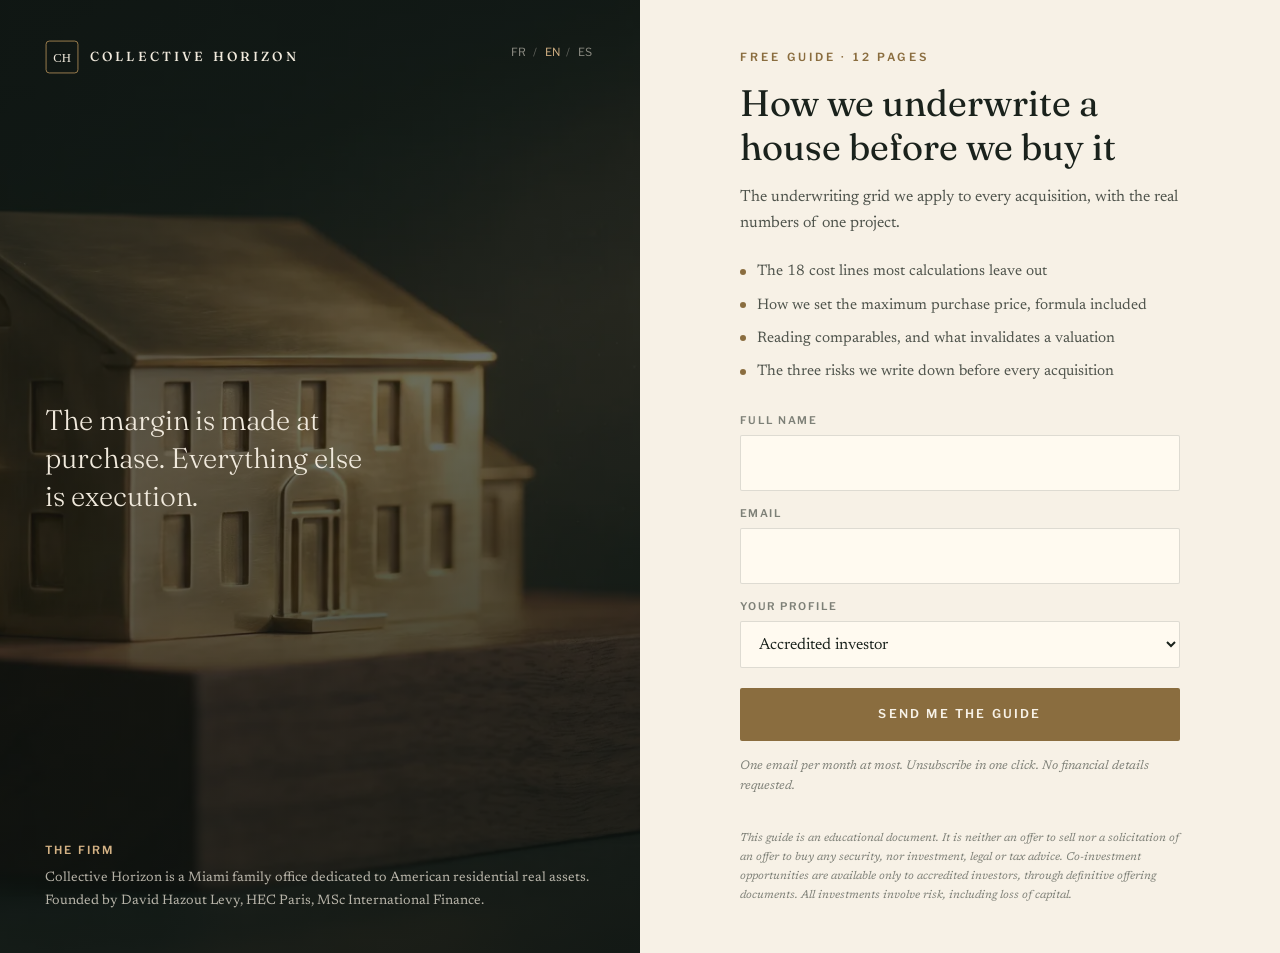
<file: guide.html>
<!DOCTYPE html>
<html lang="fr">
<head>
<meta charset="utf-8">
<meta name="viewport" content="width=device-width, initial-scale=1, viewport-fit=cover">
<meta name="robots" content="noindex, nofollow">
<title>Le guide de souscription. Collective Horizon.</title>
<meta name="description" content="Comment un family office de Miami analyse une maison avant de l'acheter. Guide de 12 pages.">
<link rel="icon" href="assets/favicon.svg" type="image/svg+xml">
<meta name="theme-color" content="#0f1512">
<link rel="preconnect" href="https://fonts.googleapis.com">
<link rel="preconnect" href="https://fonts.gstatic.com" crossorigin>
<link href="https://fonts.googleapis.com/css2?family=Fraunces:opsz,wght@9..144,300;9..144,400;9..144,500&family=Newsreader:ital,opsz,wght@0,6..72,300;0,6..72,400;1,6..72,300&family=Libre+Franklin:wght@300;400;500;600&display=swap" rel="stylesheet">
<style>
:root{
  --ink:#0f1512;--ink-2:#131a16;--paper:#f7f1e6;--paper-2:#fffaf0;
  --brass:#b08d57;--brass-hi:#d3b184;--brass-d:#8a6d3f;
  --cream:#f0e9dc;--cream-dim:rgba(240,233,220,.74);
  --dark:#1a221c;--dark-dim:rgba(26,34,28,.76);--dark-faint:rgba(26,34,28,.55);
  --line-d:rgba(26,34,28,.14);
  --serif-d:"Fraunces",Georgia,serif;--serif-b:"Newsreader",Georgia,serif;--sans:"Libre Franklin",system-ui,sans-serif;
}
*{margin:0;padding:0;box-sizing:border-box}
body{background:var(--paper);color:var(--dark);font-family:var(--serif-b);font-size:16px;line-height:1.65;-webkit-font-smoothing:antialiased}
a{color:inherit;text-decoration:none}
button{font:inherit;cursor:pointer}
.wrap{min-height:100vh;display:grid;grid-template-columns:1fr 1fr}

/* Left visual panel */
.visual{position:relative;background:var(--ink) url('assets/hero-still.webp') center/cover;display:flex;flex-direction:column;justify-content:space-between;padding:2.5rem 2.8rem;color:var(--cream)}
.visual .veil{position:absolute;inset:0;background:linear-gradient(160deg,rgba(15,21,18,.86),rgba(15,21,18,.62) 45%,rgba(15,21,18,.9))}
.visual > *{position:relative;z-index:2}
.brand{display:flex;align-items:center;gap:.7rem}
.brand svg{width:34px;height:34px}
.brand b{font-family:var(--serif-d);font-weight:500;font-size:.82rem;letter-spacing:.24em}
.visual .pitch{max-width:20em}
.visual .pitch p{font-family:var(--serif-d);font-weight:300;font-size:clamp(1.4rem,2.2vw,2rem);line-height:1.35;color:var(--cream)}
.visual .who{font-size:.85rem;color:var(--cream-dim);line-height:1.7}
.visual .who b{display:block;font-family:var(--sans);font-size:.7rem;font-weight:600;letter-spacing:.2em;text-transform:uppercase;color:var(--brass-hi);margin-bottom:.4rem}

/* Right form panel */
.panel{display:flex;align-items:center;justify-content:center;padding:3rem 2.6rem;background:var(--paper)}
.inner{width:100%;max-width:440px}
.kicker{font-family:var(--sans);font-size:.7rem;font-weight:600;letter-spacing:.28em;text-transform:uppercase;color:var(--brass-d)}
h1{font-family:var(--serif-d);font-weight:400;font-size:clamp(1.7rem,3vw,2.3rem);line-height:1.2;margin:.9rem 0 .9rem}
.sub{color:var(--dark-dim);margin-bottom:1.5rem}
ul{list-style:none;margin-bottom:1.8rem}
li{display:flex;gap:.7rem;align-items:flex-start;margin-bottom:.6rem;font-size:.95rem;color:var(--dark-dim);line-height:1.55}
li::before{content:"";flex:none;width:6px;height:6px;margin-top:.55rem;background:var(--brass-d);border-radius:50%}
form{display:flex;flex-direction:column;gap:.9rem}
.field label{display:block;font-family:var(--sans);font-size:.66rem;font-weight:600;letter-spacing:.14em;text-transform:uppercase;color:var(--dark-faint);margin-bottom:.35rem}
.field input,.field select{
  font:inherit;font-size:1rem;color:var(--dark);background:var(--paper-2);
  border:1px solid var(--line-d);border-radius:2px;padding:.85rem .9rem;width:100%;outline:none;
}
.field input:focus,.field select:focus{border-color:var(--brass-d)}
.field [aria-invalid="true"]{border-color:#b05757}
button[type=submit]{
  font-family:var(--sans);font-size:.76rem;font-weight:600;letter-spacing:.18em;text-transform:uppercase;
  color:var(--paper);background:var(--brass-d);border:none;border-radius:2px;padding:1.05rem 1.4rem;
  transition:background .3s ease;margin-top:.3rem;
}
button[type=submit]:hover{background:var(--dark)}
.micro{font-size:.78rem;color:var(--dark-faint);font-style:italic}
.err{display:none;color:#a04a3c;font-size:.86rem}
.err.show{display:block}
.ok{display:none;font-family:var(--serif-d);font-size:1.15rem;color:var(--brass-d);line-height:1.5}
.ok.show{display:block}
.legal{margin-top:2rem;font-size:.7rem;line-height:1.7;color:var(--dark-faint);font-style:italic}
.lang{position:absolute;top:2.5rem;right:2.8rem;z-index:3;font-family:var(--sans);font-size:.7rem;letter-spacing:.12em}
.lang button{background:none;border:none;color:rgba(240,233,220,.55);padding:.2rem}
.lang button[aria-pressed="true"]{color:var(--brass-hi)}
a:focus-visible,button:focus-visible,input:focus-visible,select:focus-visible{outline:2px solid var(--brass-d);outline-offset:2px}
@media (max-width:900px){
  .wrap{grid-template-columns:1fr}
  .visual{min-height:auto;padding:1.8rem;gap:2.5rem}
  .visual .pitch p{font-size:1.3rem}
  .lang{top:1.8rem;right:1.8rem}
  .panel{padding:2.5rem 1.5rem 3.5rem}
}
</style>
</head>
<body>
<div class="wrap">

  <section class="visual">
    <div class="veil"></div>
    <nav class="lang" aria-label="Langue">
      <button id="lFr" aria-pressed="true">FR</button><span style="color:rgba(240,233,220,.35)"> / </span><button id="lEn" aria-pressed="false">EN</button><span style="color:rgba(240,233,220,.35)"> / </span><button id="lEs" aria-pressed="false">ES</button>
    </nav>
    <a class="brand" href="index.html">
      <svg viewBox="0 0 64 64" fill="none" aria-hidden="true">
        <rect x="2" y="2" width="60" height="60" rx="6" stroke="#b08d57" stroke-width="1.6"/>
        <text x="32" y="41" text-anchor="middle" font-family="Georgia,serif" font-size="24" fill="#f0e9dc">CH</text>
      </svg>
      <b>COLLECTIVE&nbsp;HORIZON</b>
    </a>
    <div class="pitch">
      <p data-i18n="pitch">La marge se fabrique à l'achat. Tout le reste n'est que de l'exécution.</p>
    </div>
    <div class="who">
      <b data-i18n="who.k">La maison</b>
      <span data-i18n="who.b">Collective Horizon est un family office de Miami dédié à l'immobilier résidentiel américain. Fondé par David Hazout Levy, HEC Paris, MSc International Finance.</span>
    </div>
  </section>

  <section class="panel">
    <div class="inner">
      <p class="kicker" data-i18n="kicker">Guide gratuit &middot; 12 pages</p>
      <h1 data-i18n="h1">Comment nous analysons une maison avant de l'acheter</h1>
      <p class="sub" data-i18n="sub">La grille de souscription que nous appliquons à chaque opération, avec les chiffres réels d'un chantier.</p>

      <ul>
        <li data-i18n="b1">Les 18 postes de coûts que la plupart des calculs oublient</li>
        <li data-i18n="b2">Comment nous fixons le prix maximum d'achat, formule à l'appui</li>
        <li data-i18n="b3">La lecture des comparables, et ce qui invalide une estimation</li>
        <li data-i18n="b4">Les trois risques que nous écrivons avant chaque acquisition</li>
      </ul>

      <form id="gForm" novalidate>
        <input type="text" name="_honey" style="display:none" tabindex="-1" autocomplete="off" aria-hidden="true">
        <div class="field">
          <label for="gName" data-i18n="f.name">Nom complet</label>
          <input id="gName" type="text" autocomplete="name" required>
        </div>
        <div class="field">
          <label for="gEmail" data-i18n="f.email">Email</label>
          <input id="gEmail" type="email" autocomplete="email" required>
        </div>
        <div class="field">
          <label for="gProfile" data-i18n="f.profile">Votre profil</label>
          <select id="gProfile">
            <option value="accredited" data-i18n="f.p1">Investisseur accrédité</option>
            <option value="exploring" data-i18n="f.p2">Je découvre le sujet</option>
            <option value="operator" data-i18n="f.p3">Professionnel de l'immobilier</option>
          </select>
        </div>
        <p class="err" id="gErr" role="alert" data-i18n="f.err">Merci de compléter les champs signalés.</p>
        <button type="submit" id="gSubmit" data-i18n="f.cta">Recevoir le guide</button>
        <p class="ok" id="gOk" role="status" data-i18n="f.ok">Merci. Le guide part dans votre boîte email.</p>
        <p class="micro" data-i18n="f.micro">Un email par mois au maximum. Désabonnement en un clic. Aucune donnée financière demandée.</p>
      </form>

      <p class="legal" data-i18n="legal">Ce guide est un document pédagogique. Il ne constitue ni une offre de vente ni une sollicitation d'achat de titres financiers, ni un conseil en investissement, juridique ou fiscal. Les opportunités de co-investissement sont réservées aux investisseurs accrédités, au travers de documents d'offre définitifs. Tout investissement comporte des risques, y compris la perte du capital.</p>
    </div>
  </section>

</div>

<script>
"use strict";
var LEAD_EMAIL = "davidhazout@gmail.com";
var I18N = {
  fr: {
    "pitch": "La marge se fabrique à l'achat. Tout le reste n'est que de l'exécution.",
    "who.k": "La maison",
    "who.b": "Collective Horizon est un family office de Miami dédié à l'immobilier résidentiel américain. Fondé par David Hazout Levy, HEC Paris, MSc International Finance.",
    "kicker": "Guide gratuit · 12 pages",
    "h1": "Comment nous analysons une maison avant de l'acheter",
    "sub": "La grille de souscription que nous appliquons à chaque opération, avec les chiffres réels d'un chantier.",
    "b1": "Les 18 postes de coûts que la plupart des calculs oublient",
    "b2": "Comment nous fixons le prix maximum d'achat, formule à l'appui",
    "b3": "La lecture des comparables, et ce qui invalide une estimation",
    "b4": "Les trois risques que nous écrivons avant chaque acquisition",
    "f.name": "Nom complet",
    "f.email": "Email",
    "f.profile": "Votre profil",
    "f.p1": "Investisseur accrédité",
    "f.p2": "Je découvre le sujet",
    "f.p3": "Professionnel de l'immobilier",
    "f.err": "Merci de compléter les champs signalés.",
    "f.cta": "Recevoir le guide",
    "f.ok": "Merci. Le guide part dans votre boîte email.",
    "f.micro": "Un email par mois au maximum. Désabonnement en un clic. Aucune donnée financière demandée.",
    "legal": "Ce guide est un document pédagogique. Il ne constitue ni une offre de vente ni une sollicitation d'achat de titres financiers, ni un conseil en investissement, juridique ou fiscal. Les opportunités de co-investissement sont réservées aux investisseurs accrédités, au travers de documents d'offre définitifs. Tout investissement comporte des risques, y compris la perte du capital.",
    "title": "Le guide de souscription. Collective Horizon."
  },
  en: {
    "pitch": "The margin is made at purchase. Everything else is execution.",
    "who.k": "The firm",
    "who.b": "Collective Horizon is a Miami family office dedicated to American residential real assets. Founded by David Hazout Levy, HEC Paris, MSc International Finance.",
    "kicker": "Free guide · 12 pages",
    "h1": "How we underwrite a house before we buy it",
    "sub": "The underwriting grid we apply to every acquisition, with the real numbers of one project.",
    "b1": "The 18 cost lines most calculations leave out",
    "b2": "How we set the maximum purchase price, formula included",
    "b3": "Reading comparables, and what invalidates a valuation",
    "b4": "The three risks we write down before every acquisition",
    "f.name": "Full name",
    "f.email": "Email",
    "f.profile": "Your profile",
    "f.p1": "Accredited investor",
    "f.p2": "Exploring the subject",
    "f.p3": "Real estate professional",
    "f.err": "Please complete the highlighted fields.",
    "f.cta": "Send me the guide",
    "f.ok": "Thank you. The guide is on its way to your inbox.",
    "f.micro": "One email per month at most. Unsubscribe in one click. No financial details requested.",
    "legal": "This guide is an educational document. It is neither an offer to sell nor a solicitation of an offer to buy any security, nor investment, legal or tax advice. Co-investment opportunities are available only to accredited investors, through definitive offering documents. All investments involve risk, including loss of capital.",
    "title": "The underwriting guide. Collective Horizon."
  },
  es: {
    "pitch": "El margen se hace en la compra. Todo lo demás es ejecución.",
    "who.k": "La casa",
    "who.b": "Collective Horizon es un family office de Miami dedicado a los activos residenciales americanos. Fundado por David Hazout Levy, HEC Paris, MSc International Finance.",
    "kicker": "Guía gratuita · 12 páginas",
    "h1": "Cómo analizamos una casa antes de comprarla",
    "sub": "La matriz de análisis que aplicamos a cada adquisición, con las cifras reales de una obra.",
    "b1": "Las 18 líneas de costos que la mayoría de los cálculos omite",
    "b2": "Cómo fijamos el precio máximo de compra, con la fórmula incluida",
    "b3": "La lectura de comparables, y qué invalida una valoración",
    "b4": "Los tres riesgos que escribimos antes de cada adquisición",
    "f.name": "Nombre completo",
    "f.email": "Email",
    "f.profile": "Su perfil",
    "f.p1": "Inversionista acreditado",
    "f.p2": "Estoy explorando el tema",
    "f.p3": "Profesional inmobiliario",
    "f.err": "Por favor complete los campos señalados.",
    "f.cta": "Recibir la guía",
    "f.ok": "Gracias. La guía va en camino a su correo.",
    "f.micro": "Un correo al mes como máximo. Baja en un clic. No pedimos ningún dato financiero.",
    "legal": "Esta guía es un documento pedagógico. No constituye una oferta de venta ni una solicitud de compra de valores, ni asesoría de inversión, legal o fiscal. Las oportunidades de coinversión están reservadas a inversionistas acreditados, mediante documentos de oferta definitivos. Toda inversión implica riesgos, incluida la pérdida del capital.",
    "title": "La guía de análisis. Collective Horizon."
  }
};
var params = new URLSearchParams(location.search);
var lang = "fr";
function apply(l){
  lang = l;
  document.documentElement.lang = l;
  var d = I18N[l];
  document.title = d["title"];
  document.querySelectorAll("[data-i18n]").forEach(function(el){
    var k = el.getAttribute("data-i18n");
    if (d[k] !== undefined) el.textContent = d[k];
  });
  [["fr","lFr"],["en","lEn"],["es","lEs"]].forEach(function(pair){
    var b = document.getElementById(pair[1]);
    if (b) b.setAttribute("aria-pressed", l === pair[0] ? "true" : "false");
  });
}
[["fr","lFr"],["en","lEn"],["es","lEs"]].forEach(function(pair){
  var b = document.getElementById(pair[1]);
  if (b) b.addEventListener("click", function(){ apply(pair[0]); });
});
(function(){
  var ok = ["fr","en","es"];
  var q = (params.get("lang") || "").toLowerCase().slice(0,2);
  if (ok.indexOf(q) >= 0) return apply(q);
  var nav = (navigator.language || "fr").toLowerCase().slice(0,2);
  apply(ok.indexOf(nav) >= 0 ? nav : "fr");
})();

(function(){
  var form = document.getElementById("gForm");
  var err = document.getElementById("gErr");
  var ok = document.getElementById("gOk");
  var btn = document.getElementById("gSubmit");
  function inv(el, bad){ if (bad) el.setAttribute("aria-invalid","true"); else el.removeAttribute("aria-invalid"); }
  function done(){ ok.classList.add("show"); err.classList.remove("show"); btn.disabled = true; btn.style.opacity = ".5"; }
  form.addEventListener("submit", function(e){
    e.preventDefault();
    var name = document.getElementById("gName");
    var email = document.getElementById("gEmail");
    var bad = false;
    var okName = name.value.trim().length > 1;
    var okEmail = /^[^\s@]+@[^\s@]+\.[^\s@]{2,}$/.test(email.value.trim());
    inv(name, !okName); if (!okName) bad = true;
    inv(email, !okEmail); if (!okEmail) bad = true;
    if (bad) { err.classList.add("show"); return; }
    err.classList.remove("show");
    var payload = {
      name: name.value.trim(),
      email: email.value.trim(),
      profile: document.getElementById("gProfile").value,
      source: params.get("utm_source") || "direct",
      language: lang,
      _subject: "Collective Horizon: demande du guide de souscription"
    };
    if (window.__leadHook) { try { window.__leadHook(payload); } catch (x) {} done(); return; }
    btn.disabled = true;
    fetch("https://formsubmit.co/ajax/" + LEAD_EMAIL, {
      method: "POST",
      headers: { "Content-Type": "application/json", "Accept": "application/json" },
      body: JSON.stringify(payload)
    }).then(function(r){ if (!r.ok) throw new Error("http"); return r.json(); })
      .then(done)
      .catch(function(){
        btn.disabled = false;
        var body = "Nom: " + payload.name + "\nEmail: " + payload.email + "\nProfil: " + payload.profile + "\nSource: " + payload.source;
        var mailto = "mailto:" + LEAD_EMAIL + "?subject=" + encodeURIComponent(payload._subject) + "&body=" + encodeURIComponent(body);
        if (window.__mailtoHook) { try { window.__mailtoHook(mailto); } catch (x) {} done(); return; }
        location.href = mailto;
        done();
      });
  });
})();
</script>
</body>
</html>
</file>
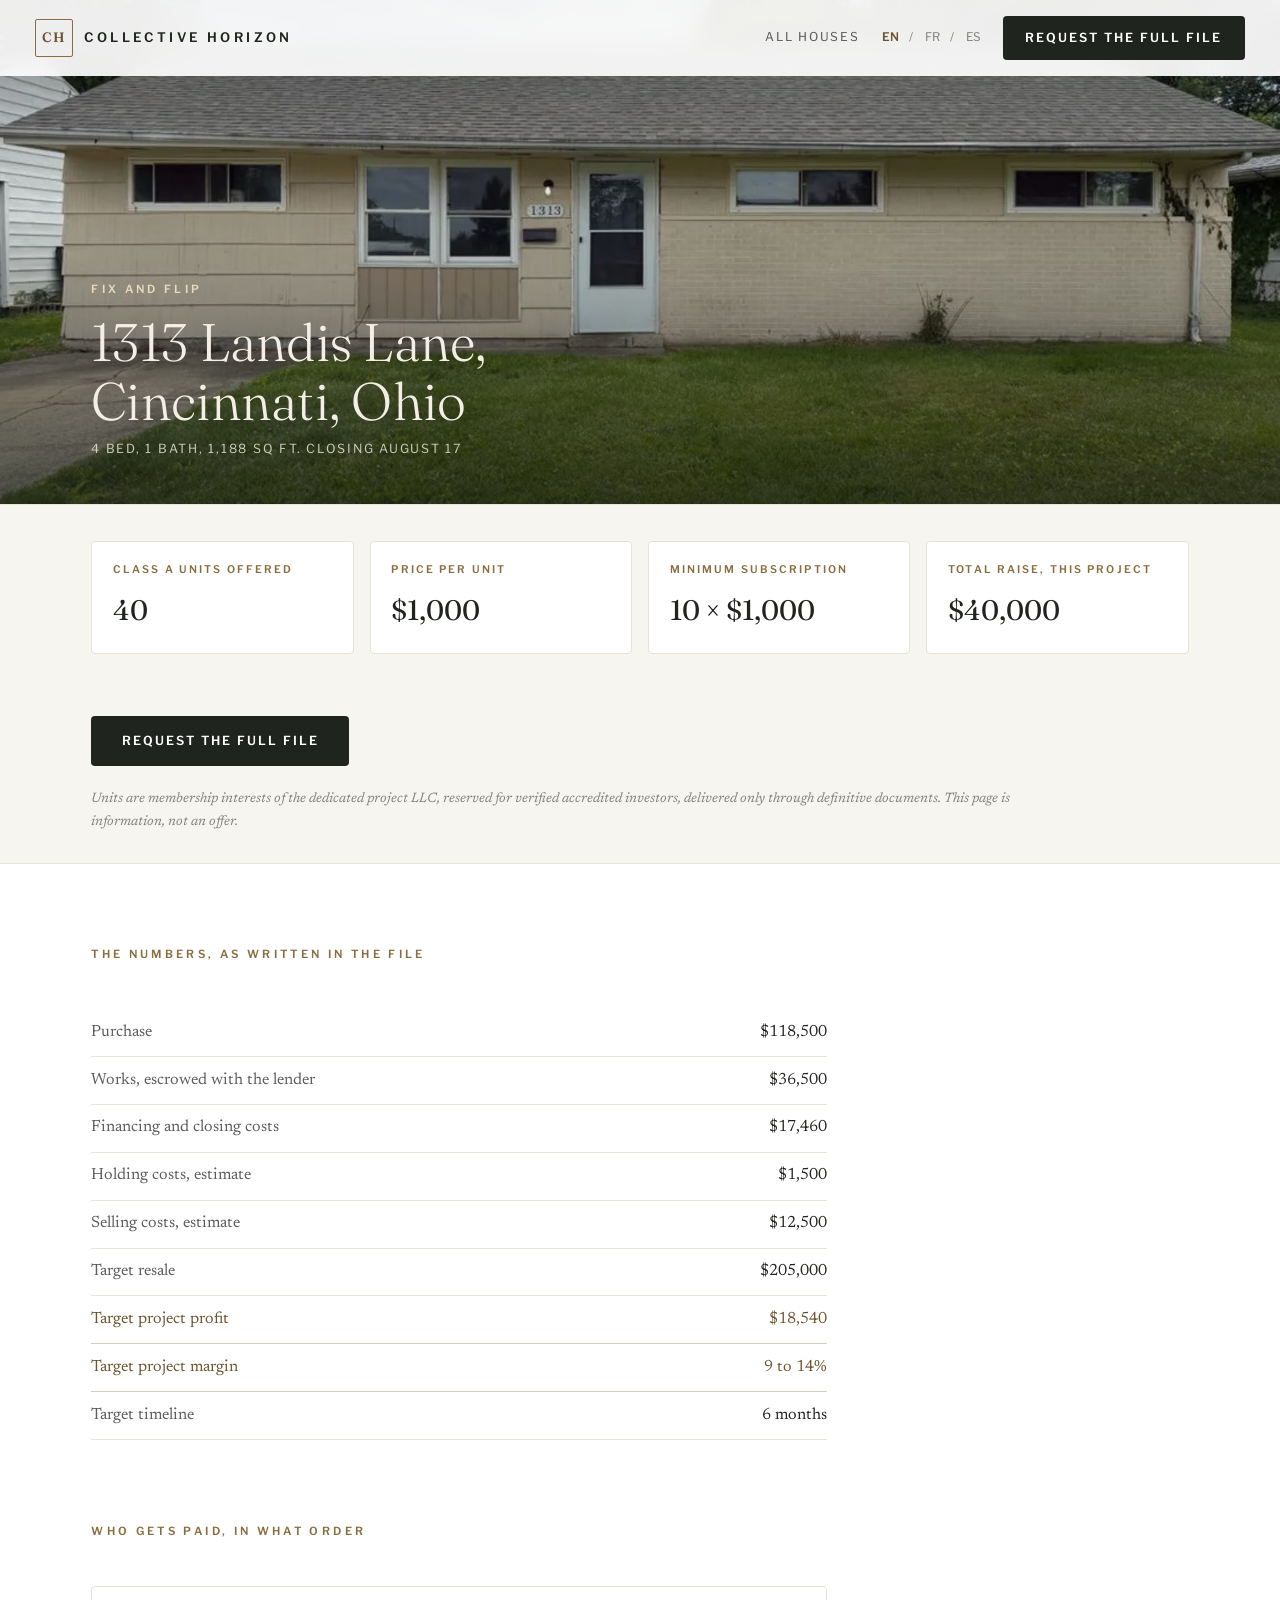
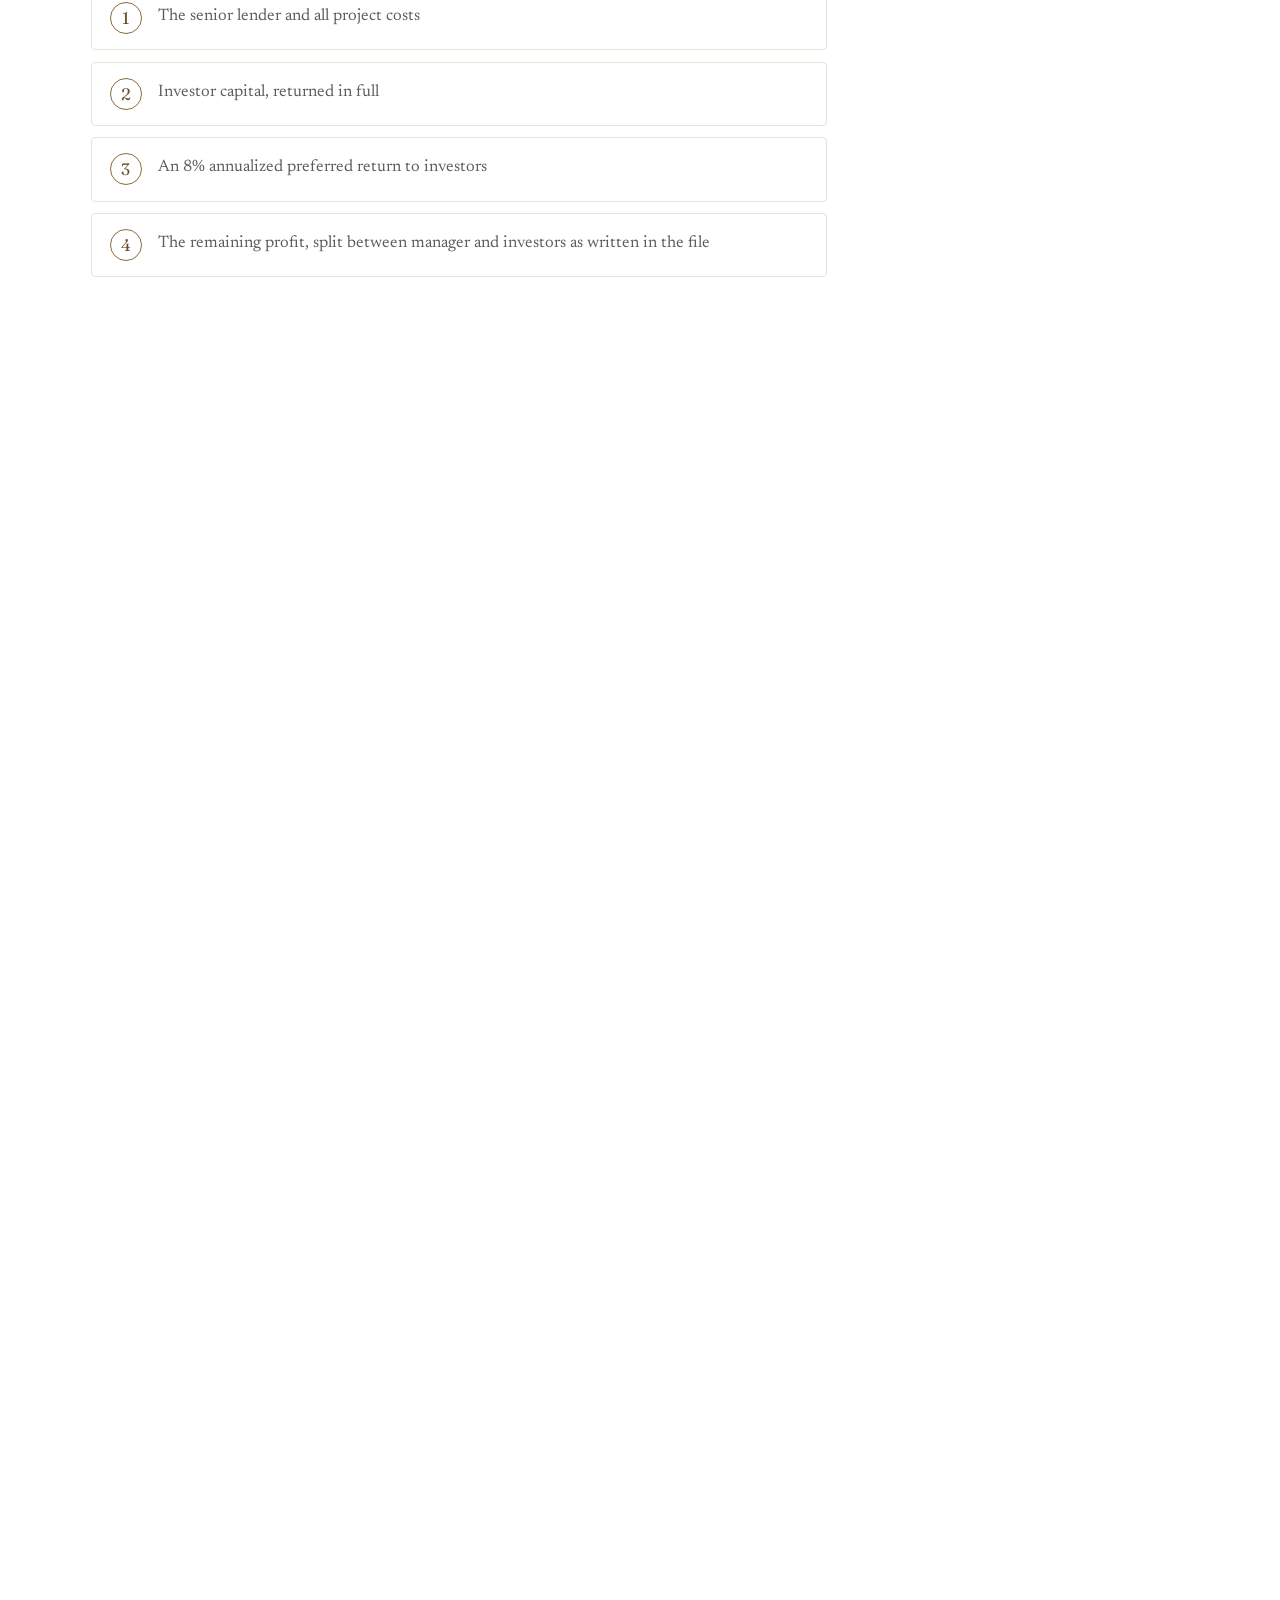
<file: landis.html>
<!DOCTYPE html>
<html lang="en">
<head>
<meta charset="utf-8">
<meta name="viewport" content="width=device-width, initial-scale=1, viewport-fit=cover">
<meta name="robots" content="noindex">
<title>1313 Landis Lane, Cincinnati, Ohio. Collective Horizon.</title>
<meta name="description" content="Project file for 1313 Landis Lane, Cincinnati, Ohio: numbers, works, units and calendar. Information only, not an offer.">
<link rel="icon" href="assets/favicon.svg" type="image/svg+xml">
<meta name="theme-color" content="#ffffff">
<link rel="preconnect" href="https://fonts.googleapis.com">
<link rel="preconnect" href="https://fonts.gstatic.com" crossorigin>
<link href="https://fonts.googleapis.com/css2?family=Fraunces:opsz,wght@9..144,300;9..144,400&family=Newsreader:ital,opsz,wght@0,6..72,400;1,6..72,400&family=Libre+Franklin:wght@400;500;600&display=swap" rel="stylesheet">
<link rel="stylesheet" href="src/styles.css">
</head>
<body data-keep-title>

<header class="site-header">
  <div class="header-in">
    <a class="brand" href="index.html"><span class="mono">CH</span><span>COLLECTIVE&nbsp;HORIZON</span></a>
    <nav class="main-nav" aria-label="Site">
      <a href="index.html#houses" data-i18n="pr.back">All houses</a>
    </nav>
    <nav class="lang-nav" aria-label="Language" data-i18n-aria="aria.lang">
      <button id="langEn" type="button" aria-pressed="true">EN</button><span>/</span>
      <button id="langFr" type="button" aria-pressed="false">FR</button><span>/</span>
      <button id="langEs" type="button" aria-pressed="false">ES</button>
    </nav>
    <button class="btn btn-solid header-cta open-lead" type="button" data-interest="1313 Landis Lane" data-i18n="dlg.cta">Request the full file</button>
  </div>
</header>

<section class="pr-hero">
  <div class="media"><img src="assets/posters/landis.webp" alt="1313 Landis Lane, Cincinnati, Ohio" fetchpriority="high" width="1600" height="1200"></div>
  <div class="inner">
    <div class="wrap">
      <p class="kicker" data-i18n="tag.flip">Fix and flip</p>
      <h1 data-i18n="house1.name">1313 Landis Lane, Cincinnati, Ohio</h1>
      <p class="city" data-i18n="house1.city">4 bed, 1 bath, 1,188 sq ft. Closing August 17</p>
    </div>
  </div>
</section>

<div class="offer">
  <div class="wrap">
    <div class="offer-grid">
      <div class="offer-tile"><b data-i18n="pr.offer.units">Class A units offered</b><span>40</span></div>
      <div class="offer-tile"><b data-i18n="pr.offer.price">Price per unit</b><span>$1,000</span></div>
      <div class="offer-tile"><b data-i18n="pr.offer.min">Minimum subscription</b><span>10 &times; $1,000</span></div>
      <div class="offer-tile"><b data-i18n="pr.offer.total">Total raise, this project</b><span>$40,000</span></div>
    </div>
    <div class="pr-cta-row" style="padding-bottom:1.4rem">
      <button class="btn btn-solid open-lead" type="button" data-interest="1313 Landis Lane" data-i18n="dlg.cta">Request the full file</button>
    </div>
    <p class="offer-note" data-i18n="pr.offer.note">Units are membership interests of the dedicated project LLC, reserved for verified accredited investors, delivered only through definitive documents. This page is information, not an offer.</p>
  </div>
</div>

<section class="section">
  <div class="wrap">
    <div class="section-head reveal">
      <p class="kicker" data-i18n="dlg.numbers">The numbers, as written in the file</p>
    </div>
    <table class="pr-table reveal"><tbody>
          <tr><td data-i18n="lbl.buy">Purchase</td><td>$118,500</td></tr>
          <tr><td data-i18n="lbl.worksA">Works, escrowed with the lender</td><td>$36,500</td></tr>
          <tr><td data-i18n="lbl.fin">Financing and closing costs</td><td>$17,460</td></tr>
          <tr><td data-i18n="lbl.hold">Holding costs, estimate</td><td>$1,500</td></tr>
          <tr><td data-i18n="lbl.sell">Selling costs, estimate</td><td>$12,500</td></tr>
          <tr><td data-i18n="lbl.target">Target resale</td><td>$205,000</td></tr>
          <tr class="hl"><td data-i18n="lbl.profit">Target project profit</td><td>$18,540</td></tr>
          <tr class="hl"><td data-i18n="lbl.margin">Target project margin</td><td data-i18n="val.mA">9 to 14%</td></tr>
          <tr><td data-i18n="lbl.duration">Target timeline</td><td data-i18n="val.months6">6 months</td></tr>
    </tbody></table>
  </div>
</section>

<section class="section" style="padding-top:0">
  <div class="wrap">
    <div class="section-head reveal">
      <p class="kicker" data-i18n="pr.waterfall.t">Who gets paid, in what order</p>
    </div>
    <ol class="waterfall reveal">
      <li data-i18n="pr.w1">The senior lender and all project costs</li>
      <li data-i18n="pr.w2">Investor capital, returned in full</li>
      <li data-i18n="pr.w3">An 8% annualized preferred return to investors</li>
      <li data-i18n="pr.w4">The remaining profit, split between manager and investors as written in the file</li>
    </ol>
  </div>
</section>

<section class="section" style="padding-top:0">
  <div class="wrap">
    <div class="section-head reveal">
      <p class="kicker" data-i18n="pr.scen.t">Three scenarios, written before we buy</p>
    </div>
    <table class="pr-table reveal"><thead>
      <tr><th data-i18n="pr.scen.sale">Resale</th><th data-i18n="lbl.profit">Target project profit</th><th data-i18n="lbl.margin">Target project margin</th></tr>
    </thead><tbody>
          <tr><td>$194,000</td><td>$8,206</td><td>4.4%</td></tr>
          <tr class="hl"><td>$205,000</td><td>$18,535</td><td>9.9%</td></tr>
          <tr><td>$214,000</td><td>$26,986</td><td>14.4%</td></tr>
    </tbody></table>
    <p class="pr-note reveal" data-i18n="pr.scen.note">Targets, not promises. The low scenario can go lower: all investments involve risk, including loss of capital.</p>
  </div>
</section>

<section class="section" style="padding-top:0">
  <div class="wrap">
    <div class="section-head reveal"><p class="kicker" data-i18n="dlg.works.t">The works</p></div>
    <p class="lead reveal" data-i18n="house1.works">Full refresh to neighborhood standard: paint throughout, flooring, kitchen, bathroom, systems check, curb appeal. The budget sits in escrow with the lender and is released draw by draw as work completes.</p>
    <div class="section-head reveal" style="margin-top:2.6rem"><p class="kicker" data-i18n="pr.cal.t">The calendar</p></div>
    <p class="lead reveal" data-i18n="landis.cal">Closing August 17. Works about 10 weeks. Target sale within 6 months.</p>
    <div class="section-head reveal" style="margin-top:2.6rem"><p class="kicker" data-i18n="dlg.risks.t">The three risks we write down</p></div>
    <p class="lead reveal" data-i18n="dlg.risks.p">Market moves, works overruns, timeline slips. Every file names its three main risks and what we do about each. All investments involve risk, including loss of capital.</p>
    <div class="section-head reveal" style="margin-top:2.6rem"><p class="kicker" data-i18n="pr.docs.t">What you sign</p></div>
    <p class="lead reveal" data-i18n="pr.docs.p">Operating agreement of the project LLC, subscription agreement, investor questionnaire, accreditation verification. All documents are delivered and read before any commitment.</p>
    <div class="pr-cta-row reveal">
      <button class="btn btn-solid open-lead" type="button" data-interest="1313 Landis Lane" data-i18n="dlg.cta">Request the full file</button>
      <a class="btn btn-ghost" href="index.html#houses" data-i18n="pr.back">All houses</a>
    </div>
    <p class="pr-note reveal" data-i18n="dlg.notereal">Reserved for accredited or otherwise qualified investors. All figures are targets, not promises. This page is information, not an offer: any participation happens only through definitive offering documents.</p>
  </div>
</section>

<footer>
  <div class="wrap disclaimer" style="border-top:none">
    <p data-i18n="foot.disc">Collective Horizon is a private family office. Nothing on this site constitutes an offer to sell or a solicitation of an offer to buy any security, nor investment, legal or tax advice. Any opportunity is available only to qualified investors, through definitive offering documents. Past performance does not predict future results. All investments involve risk, including loss of capital.</p>
  </div>
</footer>

<!-- Lead dialog -->
<dialog id="leadDlg" class="lead-dlg" aria-labelledby="leadTitle">
  <div class="dlg-scroll">
    <button class="dlg-close" type="button" aria-label="Close" data-i18n-aria="aria.close">&times;</button>
    <div class="lead-body">
      <p class="kicker" data-i18n="form.kicker">The first step</p>
      <h3 id="leadTitle" data-i18n="form.h2">Request the Investor Presentation</h3>
      <p data-i18n="form.p">Twenty minutes first. We reply within one business day. No financial details are collected here.</p>

      <form id="leadForm" novalidate>
        <input type="hidden" id="fInterest" value="">
        <div class="field">
          <label for="fName" data-i18n="form.name">Full name</label>
          <input id="fName" name="name" type="text" autocomplete="name" required>
        </div>
        <div class="field">
          <label for="fEmail" data-i18n="form.email">Email</label>
          <input id="fEmail" name="email" type="email" autocomplete="email" required>
        </div>
        <div class="field">
          <label for="fPhone" data-i18n="form.phone">Phone, optional</label>
          <input id="fPhone" name="phone" type="tel" autocomplete="tel">
        </div>
        <div class="field">
          <label for="fProfile" data-i18n="form.profile">Your profile</label>
          <select id="fProfile" name="profile">
            <option value="private" data-i18n="form.profile1">Private investor</option>
            <option value="family-office" data-i18n="form.profile2">Family office</option>
            <option value="institutional" data-i18n="form.profile3">Institutional</option>
            <option value="advisor" data-i18n="form.profile4">Advisor</option>
          </select>
        </div>
        <div class="field">
          <label for="fTicket" data-i18n="form.ticket">Indicative ticket range</label>
          <select id="fTicket" name="ticket_range">
            <option value="under-50" data-i18n="form.t1">Under $50k</option>
            <option value="50-100" selected data-i18n="form.t2">$50k to $100k</option>
            <option value="100-250" data-i18n="form.t3">$100k to $250k</option>
            <option value="250-plus" data-i18n="form.t4">$250k and above</option>
            <option value="na" data-i18n="form.t5">Prefer not to say</option>
          </select>
        </div>
        <div class="acc" id="accWrap">
          <input type="checkbox" id="fAcc" required>
          <label for="fAcc" data-i18n="form.acc">I confirm I am an accredited or otherwise qualified investor and I request this information at my own initiative.</label>
        </div>
        <p class="err-line" id="errLine" data-i18n="form.err">Please complete the highlighted fields and confirm the checkbox.</p>
        <button class="btn btn-solid" id="fSend" type="submit" style="width:100%" data-i18n="form.send">Send the request</button>
      </form>

      <div class="form-ok" id="formOk">
        <div class="tick">&#10003;</div>
        <h3 data-i18n="form.ok.t">Request received.</h3>
        <p data-i18n="form.ok.p">Thank you. We will come back to you within one business day.</p>
      </div>
    </div>
  </div>
</dialog>


<script src="src/app.js" defer></script>
</body>
</html>
</file>
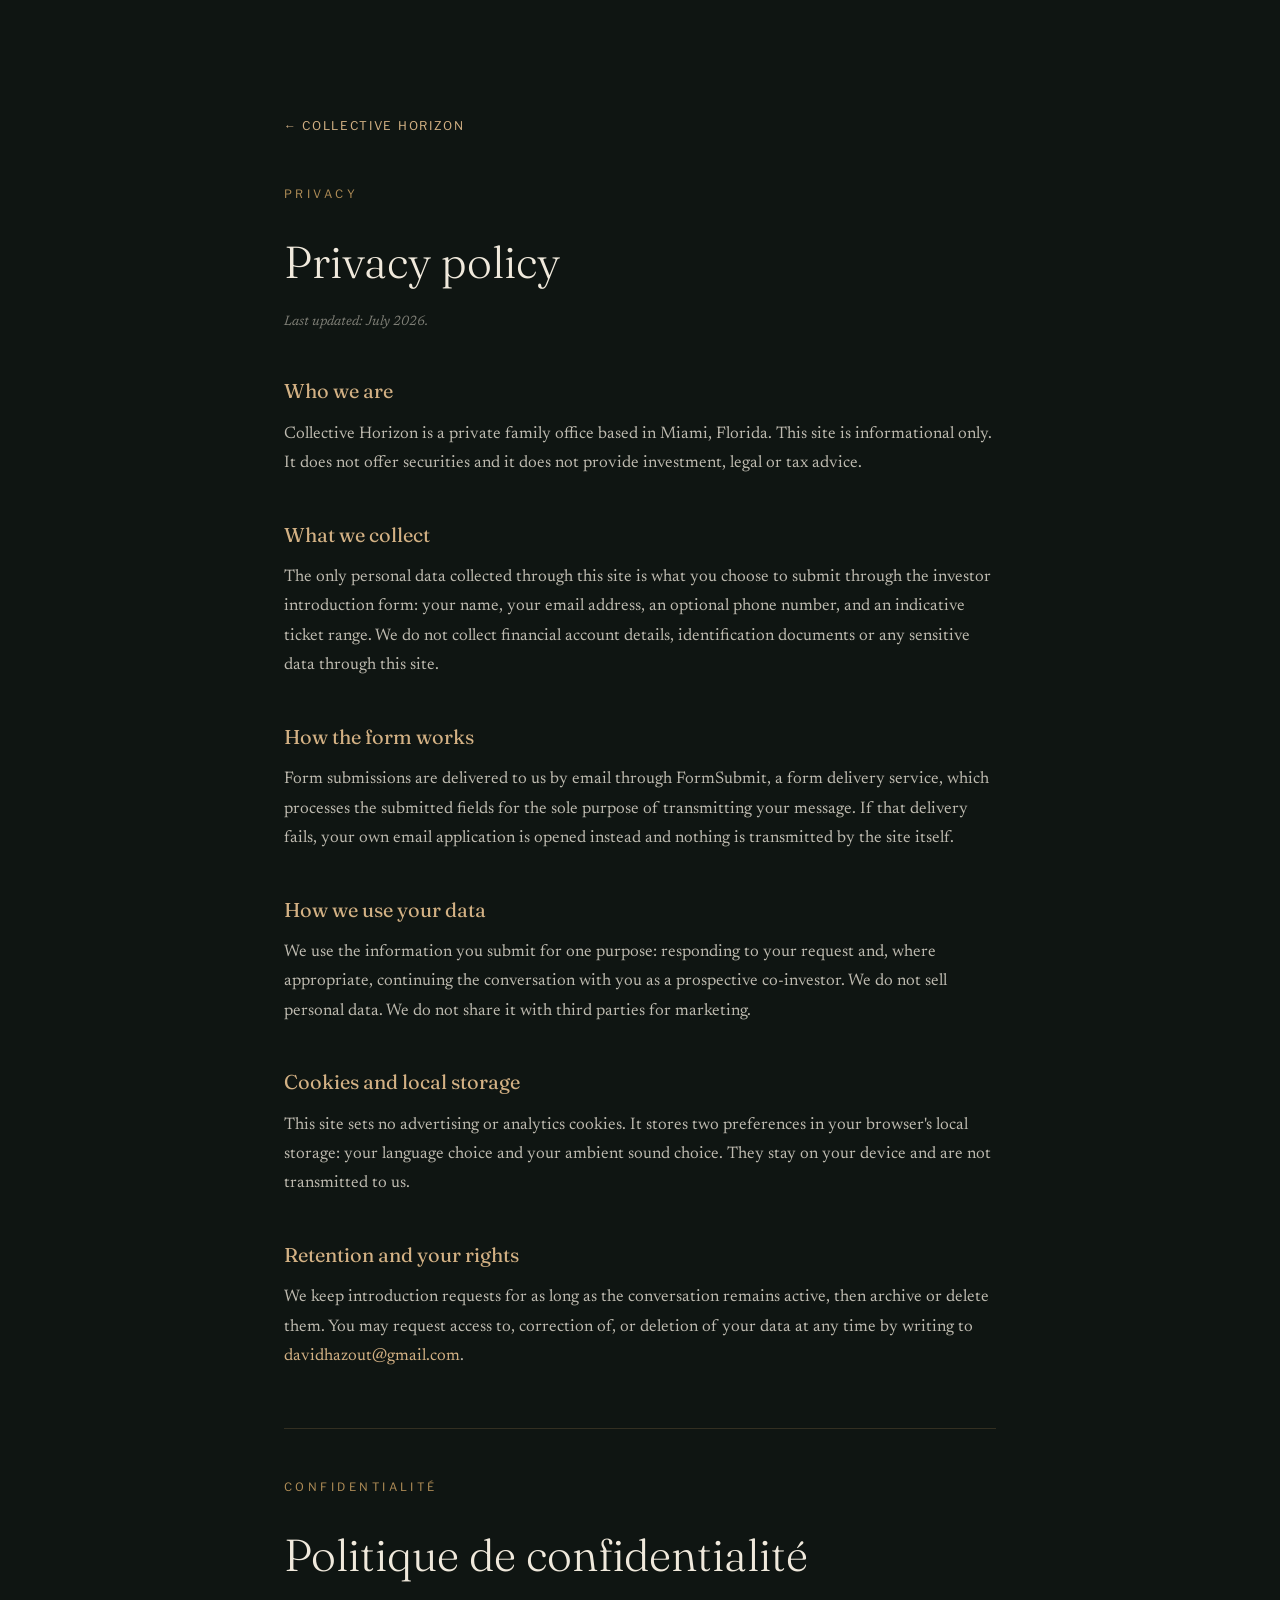
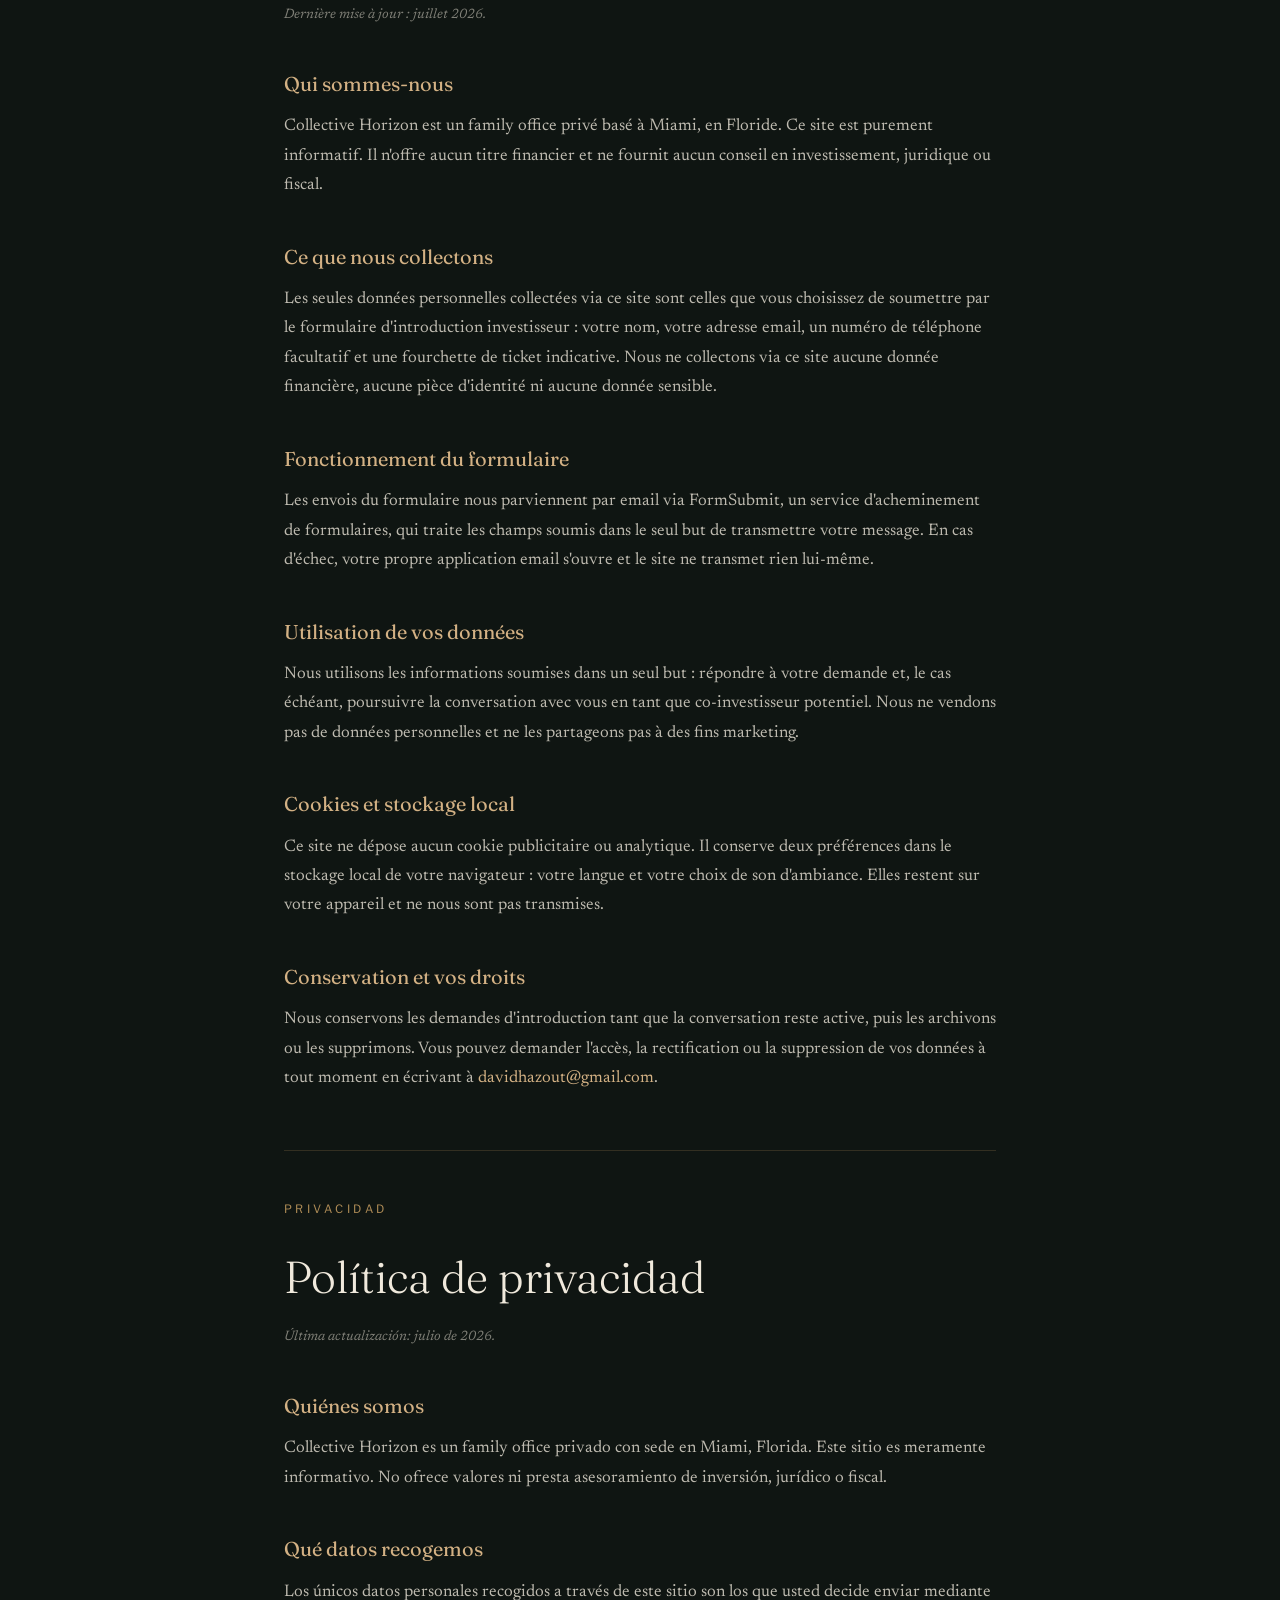
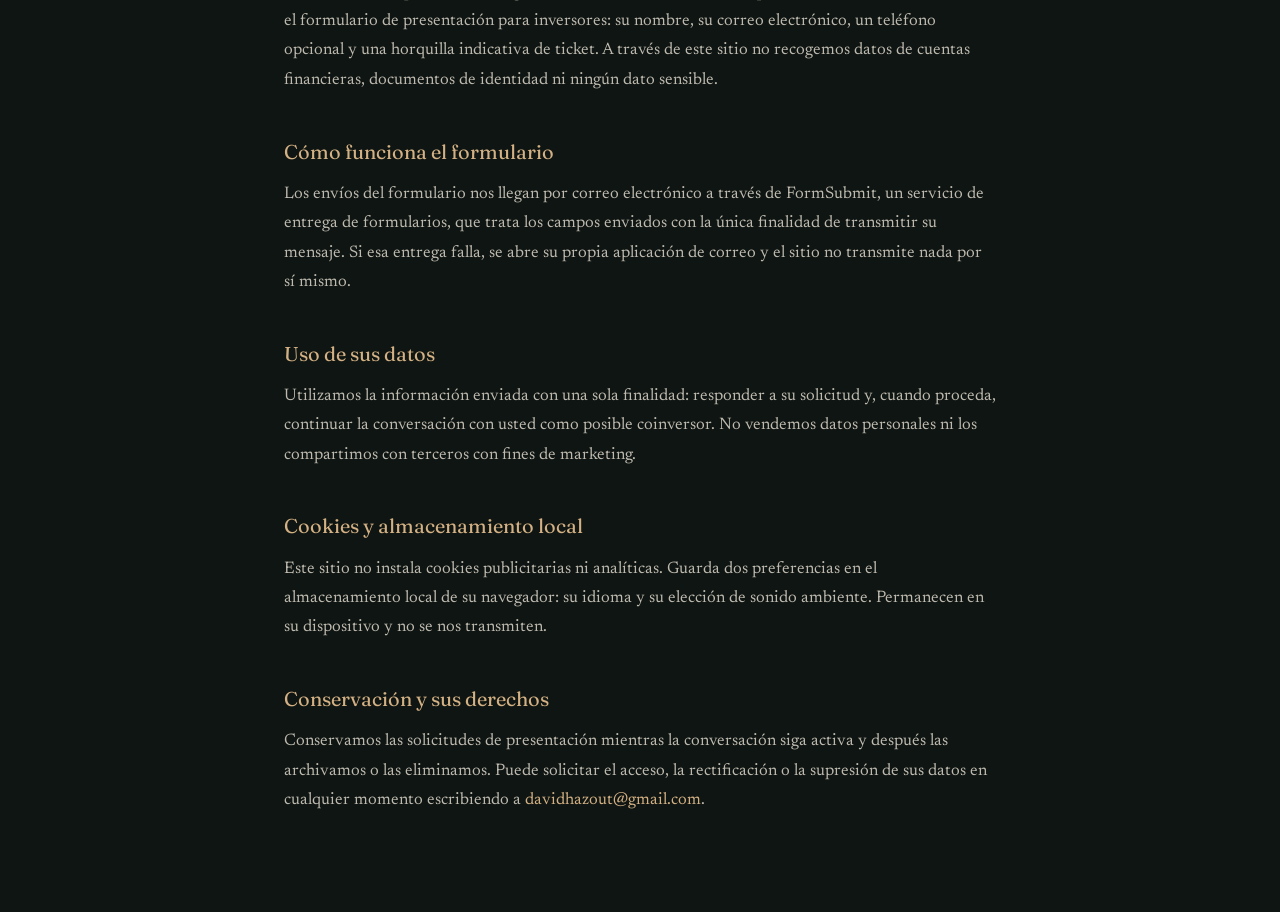
<file: privacy.html>
<!DOCTYPE html>
<html lang="en">
<head>
<meta charset="utf-8">
<meta name="viewport" content="width=device-width, initial-scale=1">
<title>Privacy. Collective Horizon.</title>
<meta name="description" content="Privacy policy of Collective Horizon, a private family office.">
<link rel="canonical" href="https://collectivehorizon.capital/privacy.html">
<link rel="icon" href="assets/favicon.svg" type="image/svg+xml">
<meta name="theme-color" content="#0f1512">
<link rel="preconnect" href="https://fonts.googleapis.com">
<link rel="preconnect" href="https://fonts.gstatic.com" crossorigin>
<link href="https://fonts.googleapis.com/css2?family=Fraunces:opsz,wght@9..144,300;9..144,400&family=Newsreader:opsz,wght@6..72,300;6..72,400&family=Libre+Franklin:wght@400;500&display=swap" rel="stylesheet">
<style>
*{margin:0;padding:0;box-sizing:border-box}
body{background:#0f1512;color:#f0e9dc;font-family:"Newsreader",Georgia,serif;line-height:1.75;font-size:1.05rem}
.wrap{max-width:760px;margin:0 auto;padding:7rem 1.5rem 5rem}
a{color:#d3b184;text-decoration:none}
a:hover{border-bottom:1px solid rgba(176,141,87,.4)}
h1{font-family:"Fraunces",Georgia,serif;font-weight:300;font-size:clamp(1.9rem,4vw,2.8rem);margin-bottom:.6rem}
h2{font-family:"Fraunces",Georgia,serif;font-weight:400;font-size:1.25rem;margin:2.4rem 0 .7rem;color:#d3b184}
p{color:rgba(240,233,220,.78);margin-bottom:1rem}
.kicker{font-family:"Libre Franklin",sans-serif;font-size:.72rem;letter-spacing:.3em;text-transform:uppercase;color:#b08d57;margin-bottom:1.2rem}
.back{display:inline-block;font-family:"Libre Franklin",sans-serif;font-size:.75rem;letter-spacing:.14em;text-transform:uppercase;margin-bottom:3rem}
.lang-block{border-top:1px solid rgba(176,141,87,.22);margin-top:3.5rem;padding-top:3rem}
.small{font-size:.85rem;font-style:italic;color:rgba(240,233,220,.5)}
</style>
</head>
<body>
<div class="wrap">
  <a class="back" href="index.html">&larr; Collective Horizon</a>

  <p class="kicker">Privacy</p>
  <h1>Privacy policy</h1>
  <p class="small">Last updated: July 2026.</p>

  <h2>Who we are</h2>
  <p>Collective Horizon is a private family office based in Miami, Florida. This site is informational only. It does not offer securities and it does not provide investment, legal or tax advice.</p>

  <h2>What we collect</h2>
  <p>The only personal data collected through this site is what you choose to submit through the investor introduction form: your name, your email address, an optional phone number, and an indicative ticket range. We do not collect financial account details, identification documents or any sensitive data through this site.</p>

  <h2>How the form works</h2>
  <p>Form submissions are delivered to us by email through FormSubmit, a form delivery service, which processes the submitted fields for the sole purpose of transmitting your message. If that delivery fails, your own email application is opened instead and nothing is transmitted by the site itself.</p>

  <h2>How we use your data</h2>
  <p>We use the information you submit for one purpose: responding to your request and, where appropriate, continuing the conversation with you as a prospective co-investor. We do not sell personal data. We do not share it with third parties for marketing.</p>

  <h2>Cookies and local storage</h2>
  <p>This site sets no advertising or analytics cookies. It stores two preferences in your browser's local storage: your language choice and your ambient sound choice. They stay on your device and are not transmitted to us.</p>

  <h2>Retention and your rights</h2>
  <p>We keep introduction requests for as long as the conversation remains active, then archive or delete them. You may request access to, correction of, or deletion of your data at any time by writing to <a href="mailto:davidhazout@gmail.com">davidhazout@gmail.com</a>.</p>

  <div class="lang-block" lang="fr">
    <p class="kicker">Confidentialité</p>
    <h1>Politique de confidentialité</h1>
    <p class="small">Dernière mise à jour : juillet 2026.</p>

    <h2>Qui sommes-nous</h2>
    <p>Collective Horizon est un family office privé basé à Miami, en Floride. Ce site est purement informatif. Il n'offre aucun titre financier et ne fournit aucun conseil en investissement, juridique ou fiscal.</p>

    <h2>Ce que nous collectons</h2>
    <p>Les seules données personnelles collectées via ce site sont celles que vous choisissez de soumettre par le formulaire d'introduction investisseur : votre nom, votre adresse email, un numéro de téléphone facultatif et une fourchette de ticket indicative. Nous ne collectons via ce site aucune donnée financière, aucune pièce d'identité ni aucune donnée sensible.</p>

    <h2>Fonctionnement du formulaire</h2>
    <p>Les envois du formulaire nous parviennent par email via FormSubmit, un service d'acheminement de formulaires, qui traite les champs soumis dans le seul but de transmettre votre message. En cas d'échec, votre propre application email s'ouvre et le site ne transmet rien lui-même.</p>

    <h2>Utilisation de vos données</h2>
    <p>Nous utilisons les informations soumises dans un seul but : répondre à votre demande et, le cas échéant, poursuivre la conversation avec vous en tant que co-investisseur potentiel. Nous ne vendons pas de données personnelles et ne les partageons pas à des fins marketing.</p>

    <h2>Cookies et stockage local</h2>
    <p>Ce site ne dépose aucun cookie publicitaire ou analytique. Il conserve deux préférences dans le stockage local de votre navigateur : votre langue et votre choix de son d'ambiance. Elles restent sur votre appareil et ne nous sont pas transmises.</p>

    <h2>Conservation et vos droits</h2>
    <p>Nous conservons les demandes d'introduction tant que la conversation reste active, puis les archivons ou les supprimons. Vous pouvez demander l'accès, la rectification ou la suppression de vos données à tout moment en écrivant à <a href="mailto:davidhazout@gmail.com">davidhazout@gmail.com</a>.</p>
  </div>

  <div class="lang-block" lang="es">
    <p class="kicker">Privacidad</p>
    <h1>Política de privacidad</h1>
    <p class="small">Última actualización: julio de 2026.</p>

    <h2>Quiénes somos</h2>
    <p>Collective Horizon es un family office privado con sede en Miami, Florida. Este sitio es meramente informativo. No ofrece valores ni presta asesoramiento de inversión, jurídico o fiscal.</p>

    <h2>Qué datos recogemos</h2>
    <p>Los únicos datos personales recogidos a través de este sitio son los que usted decide enviar mediante el formulario de presentación para inversores: su nombre, su correo electrónico, un teléfono opcional y una horquilla indicativa de ticket. A través de este sitio no recogemos datos de cuentas financieras, documentos de identidad ni ningún dato sensible.</p>

    <h2>Cómo funciona el formulario</h2>
    <p>Los envíos del formulario nos llegan por correo electrónico a través de FormSubmit, un servicio de entrega de formularios, que trata los campos enviados con la única finalidad de transmitir su mensaje. Si esa entrega falla, se abre su propia aplicación de correo y el sitio no transmite nada por sí mismo.</p>

    <h2>Uso de sus datos</h2>
    <p>Utilizamos la información enviada con una sola finalidad: responder a su solicitud y, cuando proceda, continuar la conversación con usted como posible coinversor. No vendemos datos personales ni los compartimos con terceros con fines de marketing.</p>

    <h2>Cookies y almacenamiento local</h2>
    <p>Este sitio no instala cookies publicitarias ni analíticas. Guarda dos preferencias en el almacenamiento local de su navegador: su idioma y su elección de sonido ambiente. Permanecen en su dispositivo y no se nos transmiten.</p>

    <h2>Conservación y sus derechos</h2>
    <p>Conservamos las solicitudes de presentación mientras la conversación siga activa y después las archivamos o las eliminamos. Puede solicitar el acceso, la rectificación o la supresión de sus datos en cualquier momento escribiendo a <a href="mailto:davidhazout@gmail.com">davidhazout@gmail.com</a>.</p>
  </div>
</div>
</body>
</html>
</file>
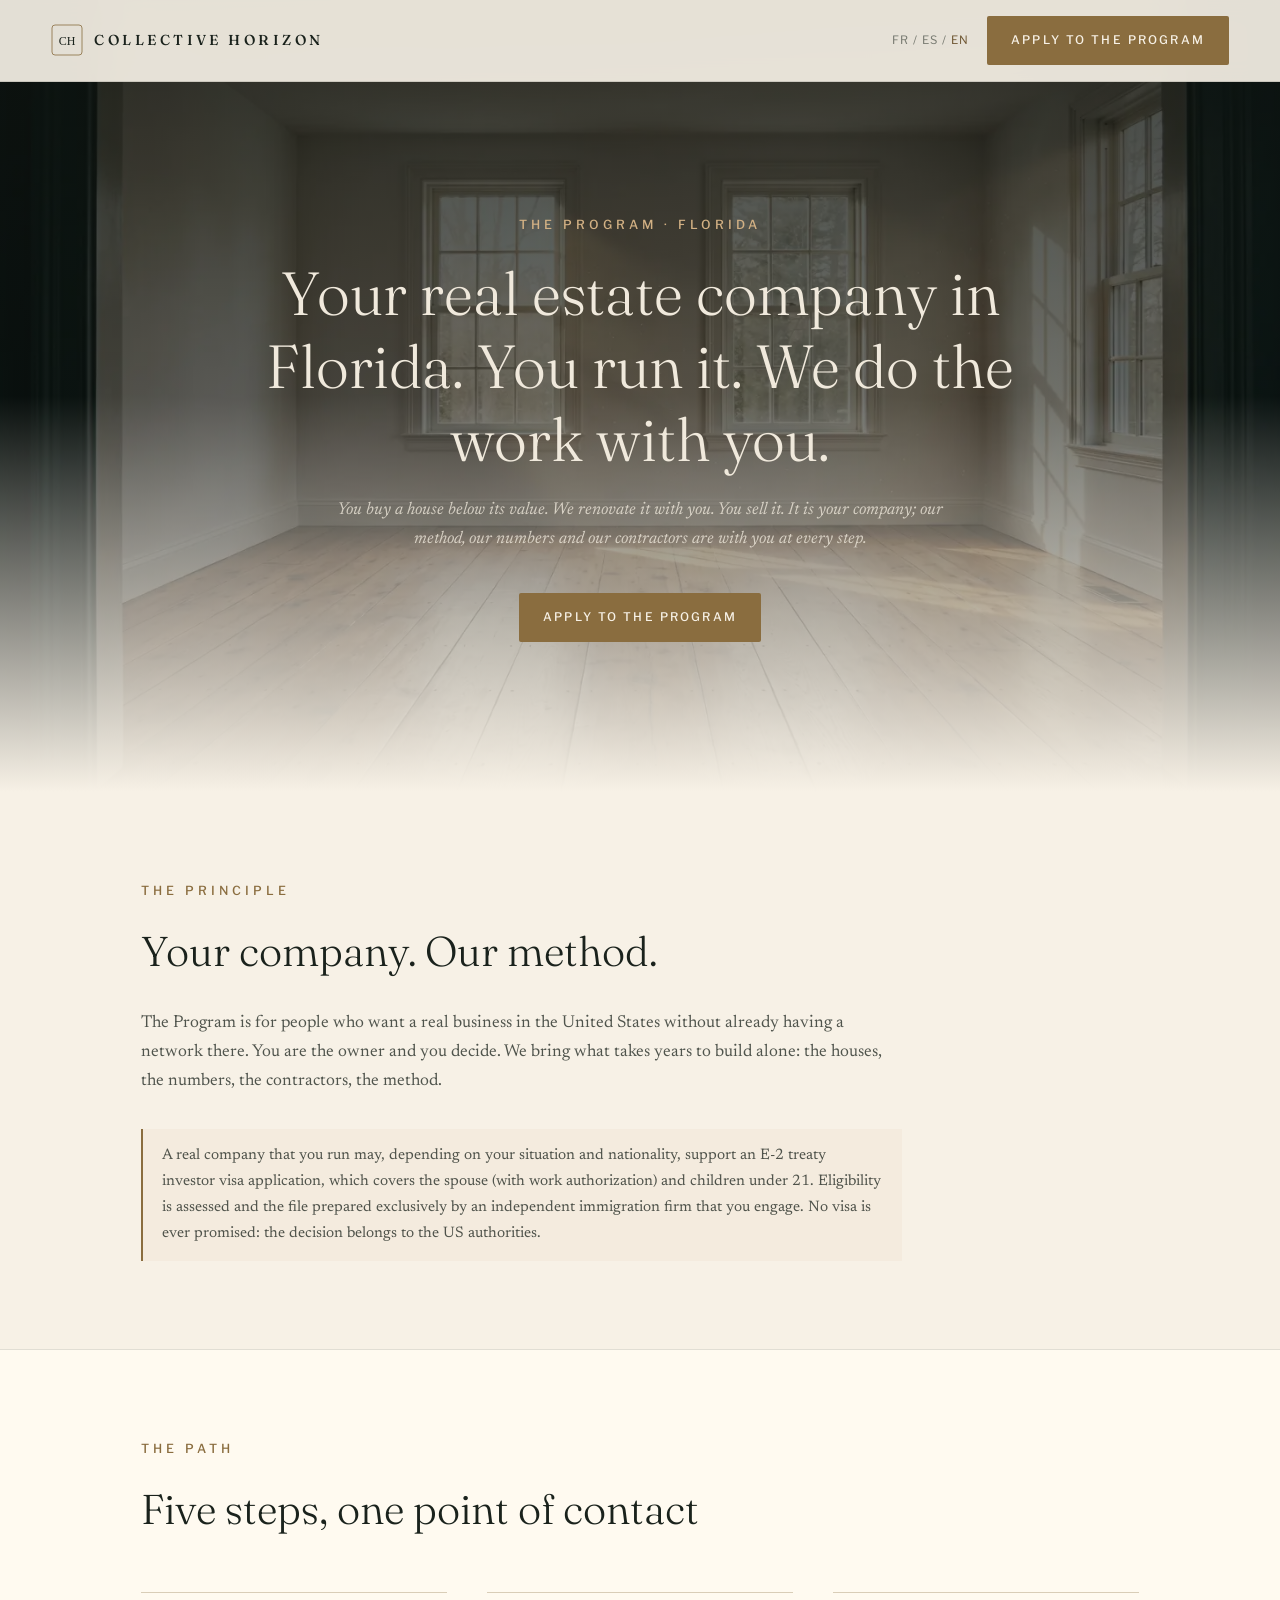
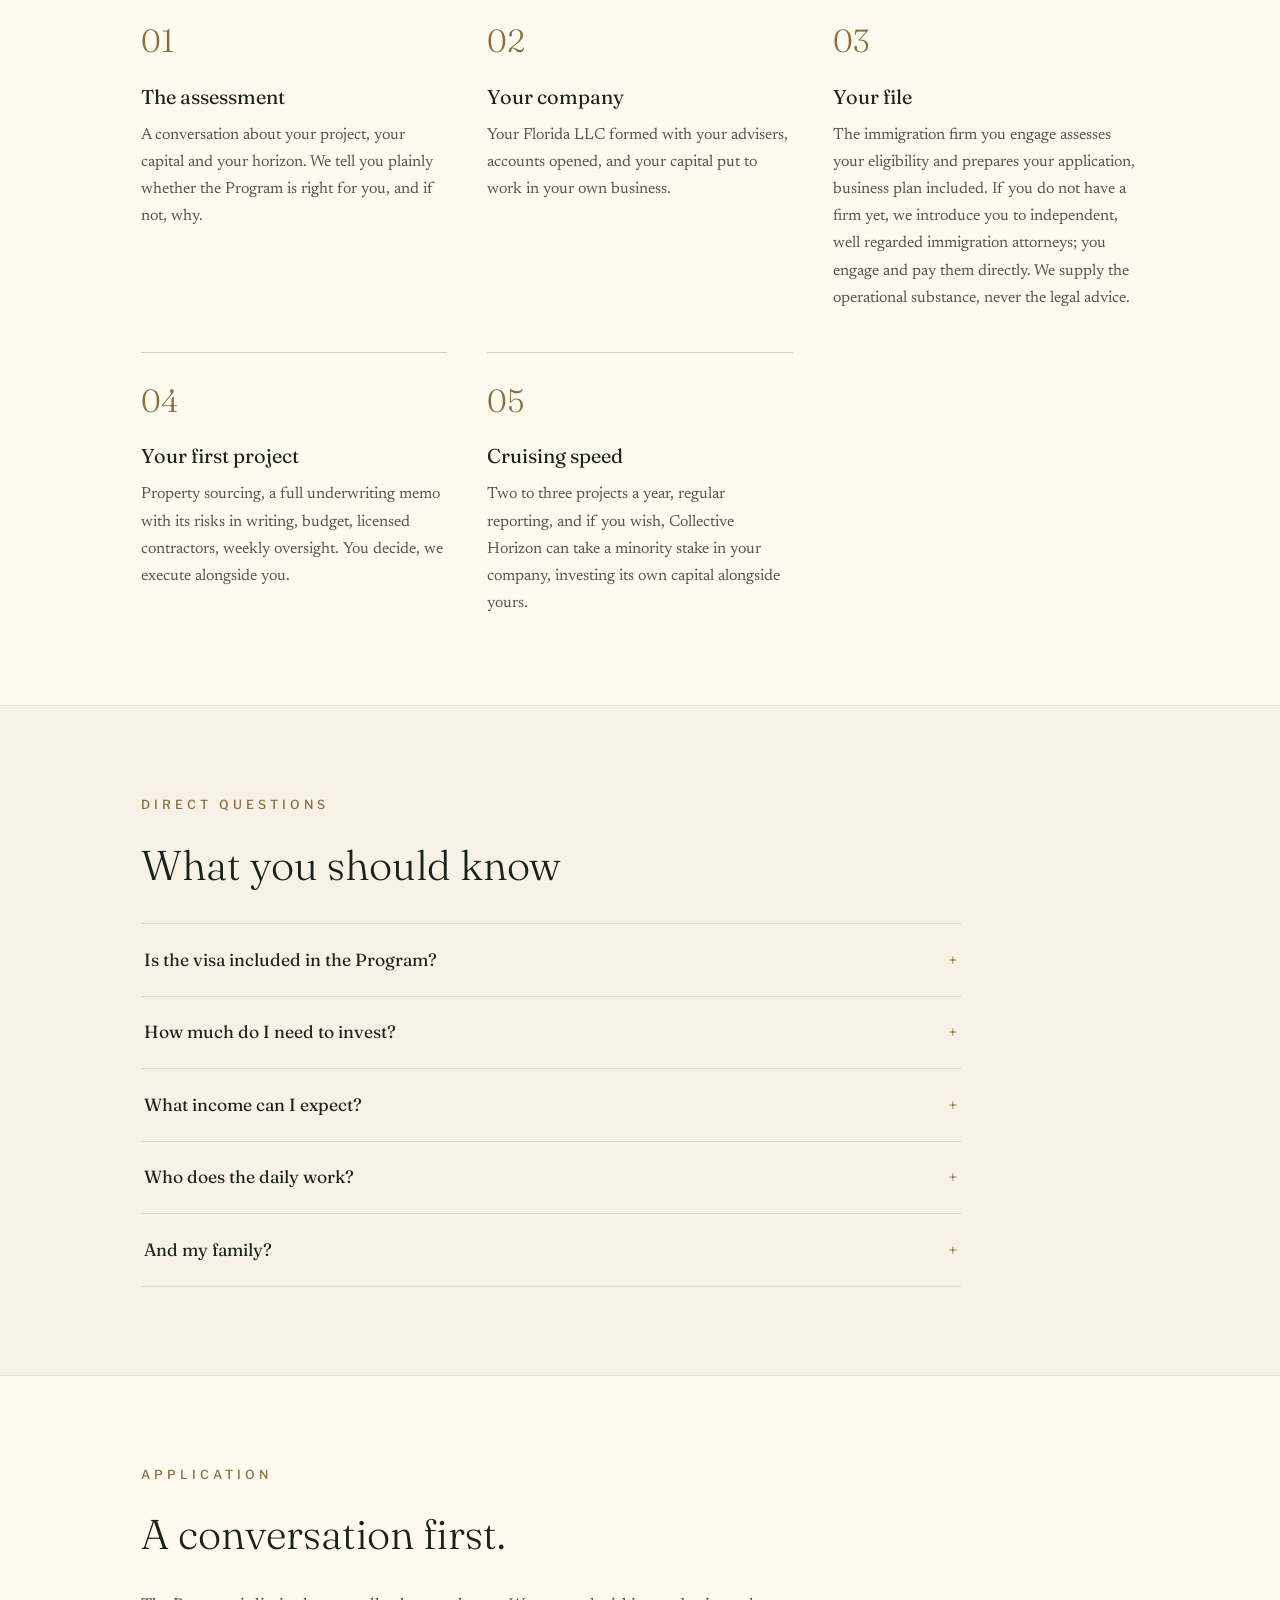
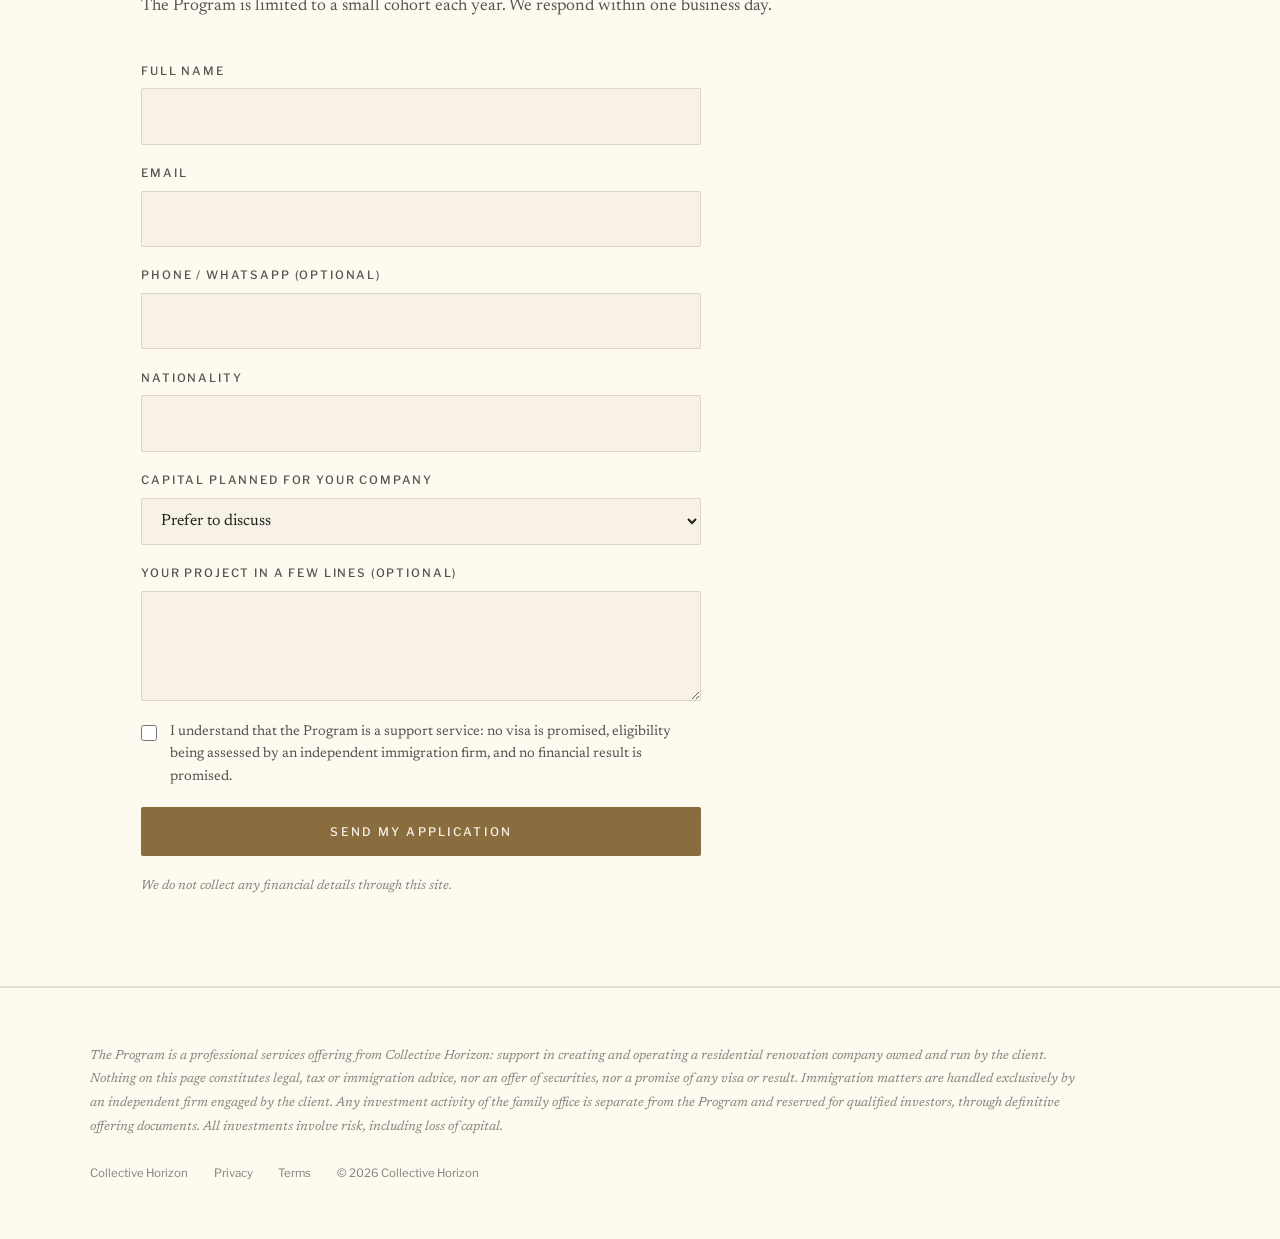
<file: programme-en.html>
<!DOCTYPE html>
<html lang="en">
<head>
<meta charset="utf-8">
<meta name="viewport" content="width=device-width, initial-scale=1, viewport-fit=cover">
<meta name="robots" content="noindex, nofollow">
<title>The Program. Your US real estate company. Collective Horizon.</title>
<meta name="description" content="Create and run your own residential renovation company in Florida, supported end to end by Collective Horizon.">
<link rel="icon" href="assets/favicon.svg" type="image/svg+xml">
<meta name="theme-color" content="#f7f1e6">
<link rel="preconnect" href="https://fonts.googleapis.com">
<link rel="preconnect" href="https://fonts.gstatic.com" crossorigin>
<link href="https://fonts.googleapis.com/css2?family=Fraunces:opsz,wght@9..144,300;9..144,400;9..144,500;9..144,600&family=Newsreader:ital,opsz,wght@0,6..72,300;0,6..72,400;1,6..72,300;1,6..72,400&family=Libre+Franklin:wght@300;400;500;600&display=swap" rel="stylesheet">
<style>
:root{
  --ink:#f7f1e6;--ink-2:#fffaf0;--line:rgba(138,109,63,.32);--line-soft:rgba(26,34,28,.13);
  --brass:#8a6d3f;--brass-hi:#6d5430;--cream:#1a221c;--cream-dim:rgba(26,34,28,.76);--cream-faint:rgba(26,34,28,.55);
  --serif-d:"Fraunces",Georgia,serif;--serif-b:"Newsreader",Georgia,serif;--sans:"Libre Franklin",system-ui,sans-serif;
  --pad:clamp(1.25rem,4vw,4rem);
}
*{margin:0;padding:0;box-sizing:border-box}
body{background:var(--ink);color:var(--cream);font-family:var(--serif-b);font-size:clamp(1.02rem,1.35vw,1.18rem);line-height:1.7;-webkit-font-smoothing:antialiased}
section{overflow:visible;overflow:clip}
a{color:inherit;text-decoration:none}
button{font:inherit;color:inherit;background:none;border:none;cursor:pointer}
.kicker{font-family:var(--sans);font-size:clamp(.78rem,.95vw,.86rem);font-weight:500;letter-spacing:.32em;text-transform:uppercase;color:var(--brass)}
.cta{font-family:var(--sans);font-size:.74rem;font-weight:500;letter-spacing:.18em;text-transform:uppercase;color:var(--ink);background:var(--brass);padding:.9rem 1.5rem;border-radius:2px;display:inline-block}
.cta:hover{background:var(--brass-hi)}
header{position:fixed;top:0;inset-inline:0;z-index:50;display:flex;align-items:center;justify-content:space-between;padding:1rem var(--pad);background:rgba(247,241,230,.92);backdrop-filter:blur(12px);border-bottom:1px solid var(--line-soft)}
.brand{display:flex;align-items:center;gap:.7rem}
.brand svg{width:32px;height:32px}
.brand b{font-family:var(--serif-d);font-weight:500;font-size:.9rem;letter-spacing:.24em}
.hero{min-height:88vh;display:flex;align-items:center;justify-content:center;text-align:center;position:relative;background:url('assets/posters/craft.webp') center/cover}
.hero .tint{position:absolute;inset:0;background:linear-gradient(rgba(15,21,18,.82),rgba(15,21,18,.6) 50%,var(--ink))}
.hero .inner{position:relative;max-width:900px;padding:9rem var(--pad) 5rem;color:#f0e9dc}
.hero .inner .kicker{color:#d3b184}
.hero p.sub{color:rgba(240,233,220,.78)}
.hero h1{font-family:var(--serif-d);font-weight:300;font-size:clamp(2rem,5vw,3.8rem);line-height:1.2;margin:1.4rem 0 1.2rem}
.hero p.sub{font-style:italic;max-width:38em;margin:0 auto 2.4rem}
.wrap{max-width:1100px;margin:0 auto;padding:5.5rem var(--pad)}
h2{font-family:var(--serif-d);font-weight:300;font-size:clamp(1.7rem,3.4vw,2.6rem);margin:.9rem 0 1.4rem}
.lead{color:var(--cream-dim);max-width:44em}
.grid3{display:grid;grid-template-columns:repeat(auto-fit,minmax(260px,1fr));gap:2.5rem;margin-top:3rem}
.tile{border-top:1px solid var(--line);padding-top:1.3rem}
.tile .n{font-family:var(--serif-d);font-size:2rem;font-weight:300;color:var(--brass)}
.tile h3{font-family:var(--serif-d);font-weight:400;font-size:1.25rem;margin:.7rem 0 .5rem}
.tile p{color:var(--cream-dim);font-size:1rem;line-height:1.7}
.band{border-block:1px solid var(--line-soft);background:var(--ink-2)}
.fact{border-inline-start:2px solid var(--brass);padding:.9rem 1.2rem;background:rgba(176,141,87,.06);margin-top:2rem;max-width:44em}
.fact p{font-size:.95rem;color:var(--cream-dim)}
.note{font-size:.82rem;font-style:italic;color:var(--cream-faint);max-width:50em}
form{max-width:560px;margin-top:2.5rem;display:flex;flex-direction:column;gap:1.2rem}
.field{display:flex;flex-direction:column;gap:.45rem}
.field label{font-family:var(--sans);font-size:.72rem;font-weight:500;letter-spacing:.16em;text-transform:uppercase;color:var(--cream-dim)}
.field input,.field select,.field textarea{font:inherit;font-size:1rem;color:var(--cream);background:var(--ink);border:1px solid var(--line-soft);border-radius:2px;padding:.85rem .9rem;outline:none;width:100%}
.field input:focus,.field select:focus,.field textarea:focus{border-color:var(--brass)}
.field [aria-invalid="true"]{border-color:#b05757}
.check{display:flex;gap:.8rem;align-items:flex-start;font-size:.88rem;line-height:1.6;color:var(--cream-dim)}
.check input{margin-top:.3rem;accent-color:var(--brass);width:16px;height:16px;flex:none}
.check.invalid{color:#c98080}
.form-error{display:none;color:#c98080;font-size:.9rem}
.form-error.show{display:block}
.form-success{display:none;font-family:var(--serif-d);font-size:1.15rem;color:var(--brass-hi)}
.form-success.show{display:block}
footer{border-top:1px solid var(--line-soft);padding:3.5rem var(--pad);background:var(--ink-2)}
footer .inner{max-width:1100px;margin:0 auto}
.disclaimer{font-size:.82rem;line-height:1.8;color:var(--cream-faint);font-style:italic;max-width:76em}
footer .links{margin-top:1.6rem;font-family:var(--sans);font-size:.72rem;color:var(--cream-faint);display:flex;gap:1.6rem;flex-wrap:wrap}
footer .links a:hover{color:var(--brass-hi)}
a:focus-visible,button:focus-visible,input:focus-visible,select:focus-visible,textarea:focus-visible{outline:2px solid var(--brass);outline-offset:2px}
details{border-top:1px solid var(--line-soft);max-width:820px}
details:last-of-type{border-bottom:1px solid var(--line-soft)}
summary{cursor:pointer;list-style:none;display:flex;justify-content:space-between;gap:2rem;padding:1.3rem .2rem;font-family:var(--serif-d);font-size:1.1rem}
summary::-webkit-details-marker{display:none}
summary .mark{color:var(--brass);transition:transform .3s}
details[open] summary .mark{transform:rotate(45deg)}
details .a{padding:0 .2rem 1.5rem;color:var(--cream-dim);max-width:44em}
</style>
</head>
<body>

<header>
  <a class="brand" href="index.html">
    <svg viewBox="0 0 64 64" fill="none" aria-hidden="true">
      <rect x="2" y="2" width="60" height="60" rx="6" stroke="#8a6d3f" stroke-width="1.6"/>
      <text x="32" y="41" text-anchor="middle" font-family="Georgia,serif" font-size="24" fill="#1a221c">CH</text>
    </svg>
    <b>COLLECTIVE&nbsp;HORIZON</b>
  </a>
  <div style="display:flex;align-items:center;gap:1.1rem">
    <nav style="font-family:var(--sans);font-size:.72rem;letter-spacing:.12em" aria-label="Language">
      <a href="programme.html" style="color:var(--cream-faint)">FR</a>
      <span style="color:var(--cream-faint)"> / </span>
      <a href="programme-es.html" style="color:var(--cream-faint)">ES</a>
      <span style="color:var(--cream-faint)"> / </span>
      <span style="color:var(--brass-hi)">EN</span>
    </nav>
    <a class="cta" href="#apply">Apply to the Program</a>
  </div>
</header>

<section class="hero">
  <div class="tint"></div>
  <div class="inner">
    <p class="kicker">The Program &middot; Florida</p>
    <h1>Your real estate company in Florida. You run it. We do the work with you.</h1>
    <p class="sub">You buy a house below its value. We renovate it with you. You sell it. It is your company; our method, our numbers and our contractors are with you at every step.</p>
    <a class="cta" href="#apply">Apply to the Program</a>
  </div>
</section>

<section>
  <div class="wrap">
    <p class="kicker">The principle</p>
    <h2>Your company. Our method.</h2>
    <p class="lead">The Program is for people who want a real business in the United States without already having a network there. You are the owner and you decide. We bring what takes years to build alone: the houses, the numbers, the contractors, the method.</p>
    <div class="fact">
      <p>A real company that you run may, depending on your situation and nationality, support an E-2 treaty investor visa application, which covers the spouse (with work authorization) and children under 21. Eligibility is assessed and the file prepared exclusively by an independent immigration firm that you engage. No visa is ever promised: the decision belongs to the US authorities.</p>
    </div>
  </div>
</section>

<section class="band">
  <div class="wrap">
    <p class="kicker">The path</p>
    <h2>Five steps, one point of contact</h2>
    <div class="grid3">
      <div class="tile"><span class="n">01</span><h3>The assessment</h3><p>A conversation about your project, your capital and your horizon. We tell you plainly whether the Program is right for you, and if not, why.</p></div>
      <div class="tile"><span class="n">02</span><h3>Your company</h3><p>Your Florida LLC formed with your advisers, accounts opened, and your capital put to work in your own business.</p></div>
      <div class="tile"><span class="n">03</span><h3>Your file</h3><p>The immigration firm you engage assesses your eligibility and prepares your application, business plan included. If you do not have a firm yet, we introduce you to independent, well regarded immigration attorneys; you engage and pay them directly. We supply the operational substance, never the legal advice.</p></div>
      <div class="tile"><span class="n">04</span><h3>Your first project</h3><p>Property sourcing, a full underwriting memo with its risks in writing, budget, licensed contractors, weekly oversight. You decide, we execute alongside you.</p></div>
      <div class="tile"><span class="n">05</span><h3>Cruising speed</h3><p>Two to three projects a year, regular reporting, and if you wish, Collective Horizon can take a minority stake in your company, investing its own capital alongside yours.</p></div>
    </div>
  </div>
</section>

<section>
  <div class="wrap">
    <p class="kicker">Direct questions</p>
    <h2>What you should know</h2>
    <details>
      <summary><span>Is the visa included in the Program?</span><span class="mark">+</span></summary>
      <p class="a">No, and be wary of anyone who sells you one. The Program builds a real company that you run. If your situation allows it, that company can support an E-2 application, prepared by an independent immigration firm you engage directly. We never provide legal advice and no outcome is promised.</p>
    </details>
    <details>
      <summary><span>How much do I need to invest?</span><span class="mark">+</span></summary>
      <p class="a">Your capital stays in your company: expect 100,000 to 200,000 dollars depending on ambition, deployed into your own projects. Added to that are the Program entry fee and your advisers' legal fees, detailed during the assessment.</p>
    </details>
    <details>
      <summary><span>What income can I expect?</span><span class="mark">+</span></summary>
      <p class="a">Your company's, which depend on the market, the projects and your decisions. Every project starts from an underwriting memo with its target figures and its risks in writing. We promise no result, to anyone, ever.</p>
    </details>
    <details>
      <summary><span>Who does the daily work?</span><span class="mark">+</span></summary>
      <p class="a">You run it: purchases, budgets and decisions are yours. We underwrite and execute alongside you: sourcing, analysis, coordination of licensed contractors, resale. It is your company, with a proven method around it.</p>
    </details>
    <details>
      <summary><span>And my family?</span><span class="mark">+</span></summary>
      <p class="a">E-2 status, when granted, covers the spouse and children under 21; the spouse may apply for work authorization. These are public rules of US law, which your immigration attorney will confirm for your specific case.</p>
    </details>
  </div>
</section>

<section class="band" id="apply">
  <div class="wrap">
    <p class="kicker">Application</p>
    <h2>A conversation first.</h2>
    <p class="lead">The Program is limited to a small cohort each year. We respond within one business day.</p>
    <form id="progForm" novalidate>
      <input type="text" name="_honey" style="display:none" tabindex="-1" aria-hidden="true">
      <div class="field"><label for="pName">Full name</label><input id="pName" type="text" autocomplete="name" required></div>
      <div class="field"><label for="pEmail">Email</label><input id="pEmail" type="email" autocomplete="email" required></div>
      <div class="field"><label for="pPhone">Phone / WhatsApp (optional)</label><input id="pPhone" type="tel" autocomplete="tel"></div>
      <div class="field"><label for="pNat">Nationality</label><input id="pNat" type="text"></div>
      <div class="field"><label for="pCap">Capital planned for your company</label>
        <select id="pCap">
          <option value="discuss">Prefer to discuss</option>
          <option value="100-150">$100k to $150k</option>
          <option value="150-250">$150k to $250k</option>
          <option value="250+">$250k and above</option>
        </select>
      </div>
      <div class="field"><label for="pMsg">Your project in a few lines (optional)</label><textarea id="pMsg" rows="3"></textarea></div>
      <label class="check" id="pConsentWrap">
        <input id="pConsent" type="checkbox" required>
        <span>I understand that the Program is a support service: no visa is promised, eligibility being assessed by an independent immigration firm, and no financial result is promised.</span>
      </label>
      <p class="form-error" id="pError" role="alert">Please complete the highlighted fields.</p>
      <button type="submit" class="cta" id="pSubmit">Send my application</button>
      <p class="form-success" id="pSuccess" role="status">Thank you. Your application has been received.</p>
      <p class="note">We do not collect any financial details through this site.</p>
    </form>
  </div>
</section>

<footer>
  <div class="inner">
    <p class="disclaimer">The Program is a professional services offering from Collective Horizon: support in creating and operating a residential renovation company owned and run by the client. Nothing on this page constitutes legal, tax or immigration advice, nor an offer of securities, nor a promise of any visa or result. Immigration matters are handled exclusively by an independent firm engaged by the client. Any investment activity of the family office is separate from the Program and reserved for qualified investors, through definitive offering documents. All investments involve risk, including loss of capital.</p>
    <div class="links">
      <a href="index.html">Collective Horizon</a>
      <a href="privacy.html">Privacy</a>
      <a href="terms.html">Terms</a>
      <span>&copy; 2026 Collective Horizon</span>
    </div>
  </div>
</footer>

<script>
"use strict";
var LEAD_EMAIL = "davidhazout@gmail.com";
(function(){
  var form = document.getElementById("progForm");
  var err = document.getElementById("pError");
  var okL = document.getElementById("pSuccess");
  var btn = document.getElementById("pSubmit");
  function inv(el, bad){ if (bad) el.setAttribute("aria-invalid", "true"); else el.removeAttribute("aria-invalid"); }
  function done(){ okL.classList.add("show"); err.classList.remove("show"); btn.disabled = true; btn.style.opacity = ".5"; }
  form.addEventListener("submit", function(e){
    e.preventDefault();
    var name = document.getElementById("pName");
    var email = document.getElementById("pEmail");
    var consent = document.getElementById("pConsent");
    var wrap = document.getElementById("pConsentWrap");
    var bad = false;
    var okName = name.value.trim().length > 1;
    var okEmail = /^[^\s@]+@[^\s@]+\.[^\s@]{2,}$/.test(email.value.trim());
    inv(name, !okName); if (!okName) bad = true;
    inv(email, !okEmail); if (!okEmail) bad = true;
    if (!consent.checked) { wrap.classList.add("invalid"); bad = true; } else wrap.classList.remove("invalid");
    if (bad) { err.classList.add("show"); return; }
    var payload = {
      name: name.value.trim(),
      email: email.value.trim(),
      phone: document.getElementById("pPhone").value.trim(),
      nationality: document.getElementById("pNat").value.trim(),
      capital_range: document.getElementById("pCap").value,
      message: document.getElementById("pMsg").value.trim(),
      consent_no_promise: "yes",
      _subject: "Collective Horizon: Program application"
    };
    if (window.__leadHook) { try { window.__leadHook(payload); } catch (x) {} done(); return; }
    btn.disabled = true;
    fetch("https://formsubmit.co/ajax/" + LEAD_EMAIL, {
      method: "POST",
      headers: { "Content-Type": "application/json", "Accept": "application/json" },
      body: JSON.stringify(payload)
    }).then(function(r){ if (!r.ok) throw new Error("http"); return r.json(); })
      .then(done)
      .catch(function(){
        btn.disabled = false;
        var body = "Nom: " + payload.name + "\nEmail: " + payload.email +
          (payload.phone ? "\nTel: " + payload.phone : "") +
          (payload.nationality ? "\nNationalite: " + payload.nationality : "") +
          "\nCapital: " + payload.capital_range +
          (payload.message ? "\nProjet: " + payload.message : "");
        var mailto = "mailto:" + LEAD_EMAIL + "?subject=" + encodeURIComponent(payload._subject) + "&body=" + encodeURIComponent(body);
        if (window.__mailtoHook) { try { window.__mailtoHook(mailto); } catch (x) {} done(); return; }
        location.href = mailto;
        done();
      });
  });
})();
</script>
</body>
</html>
</file>
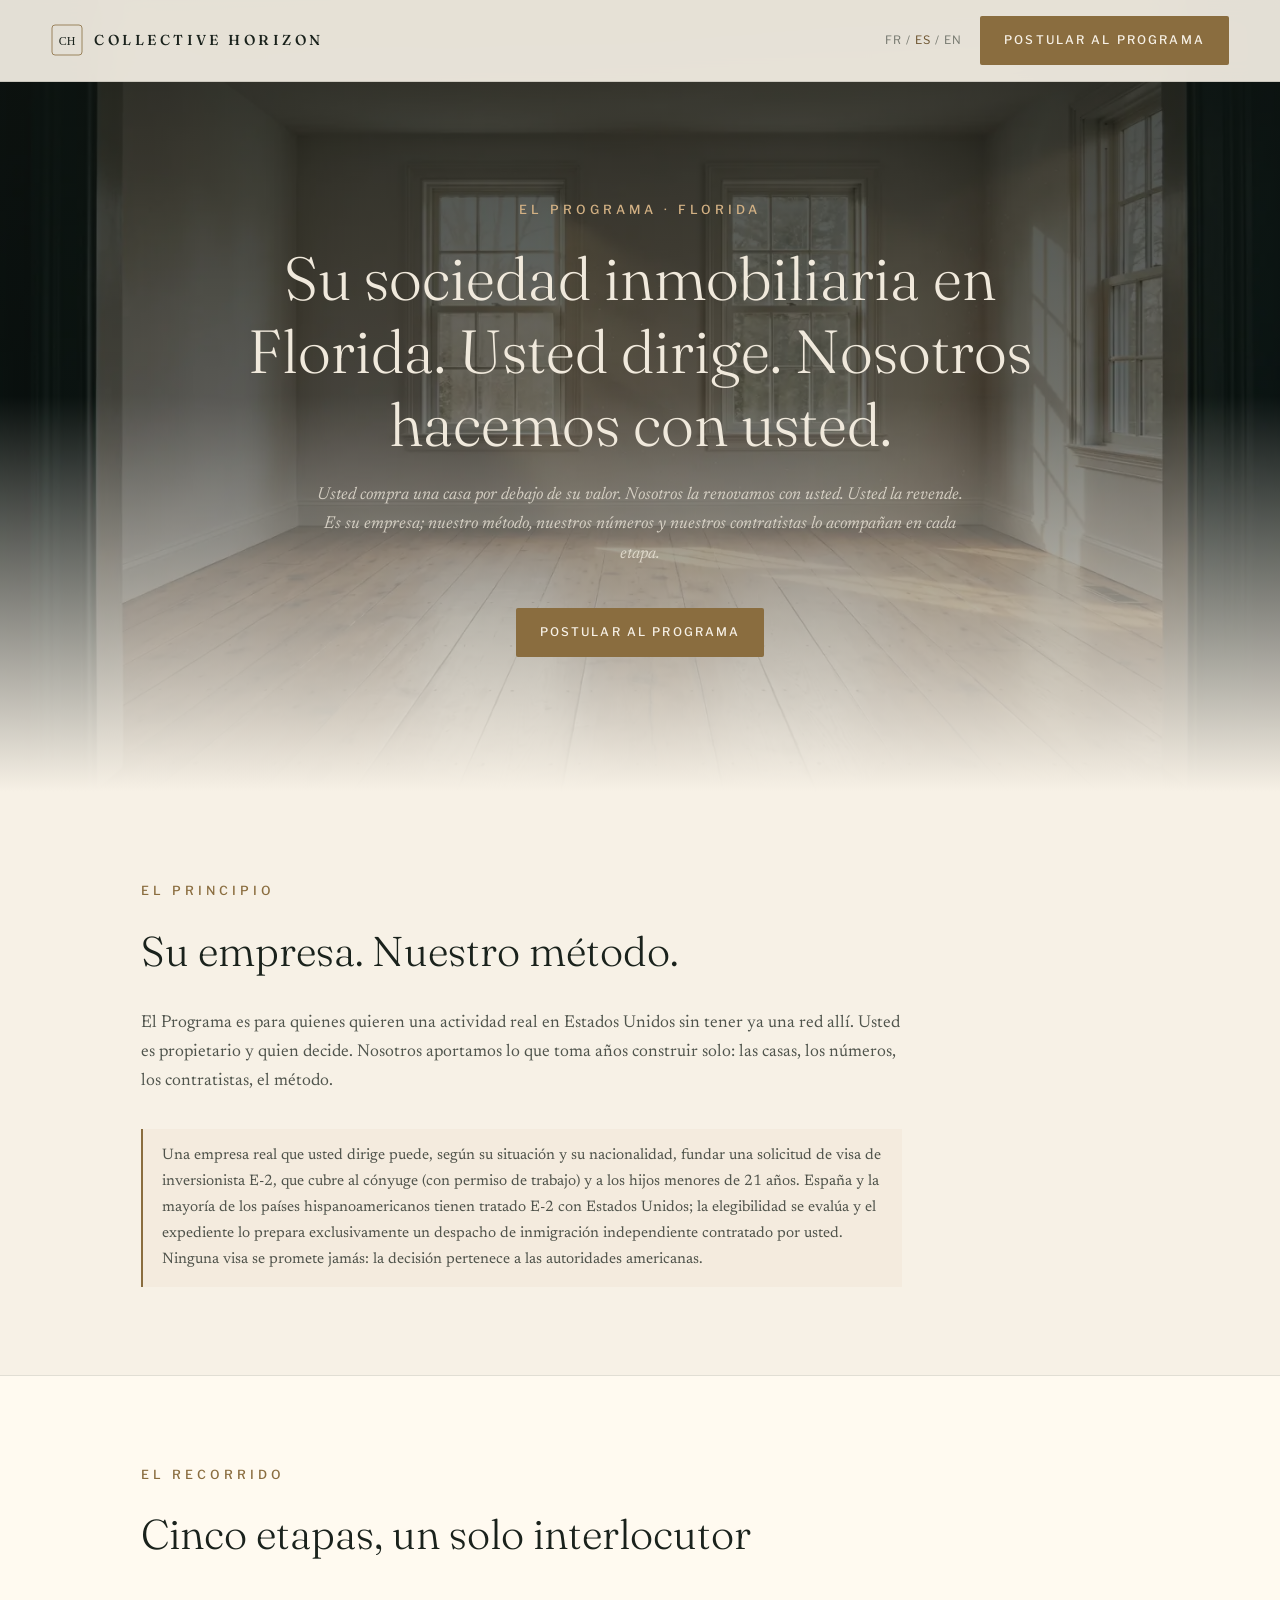
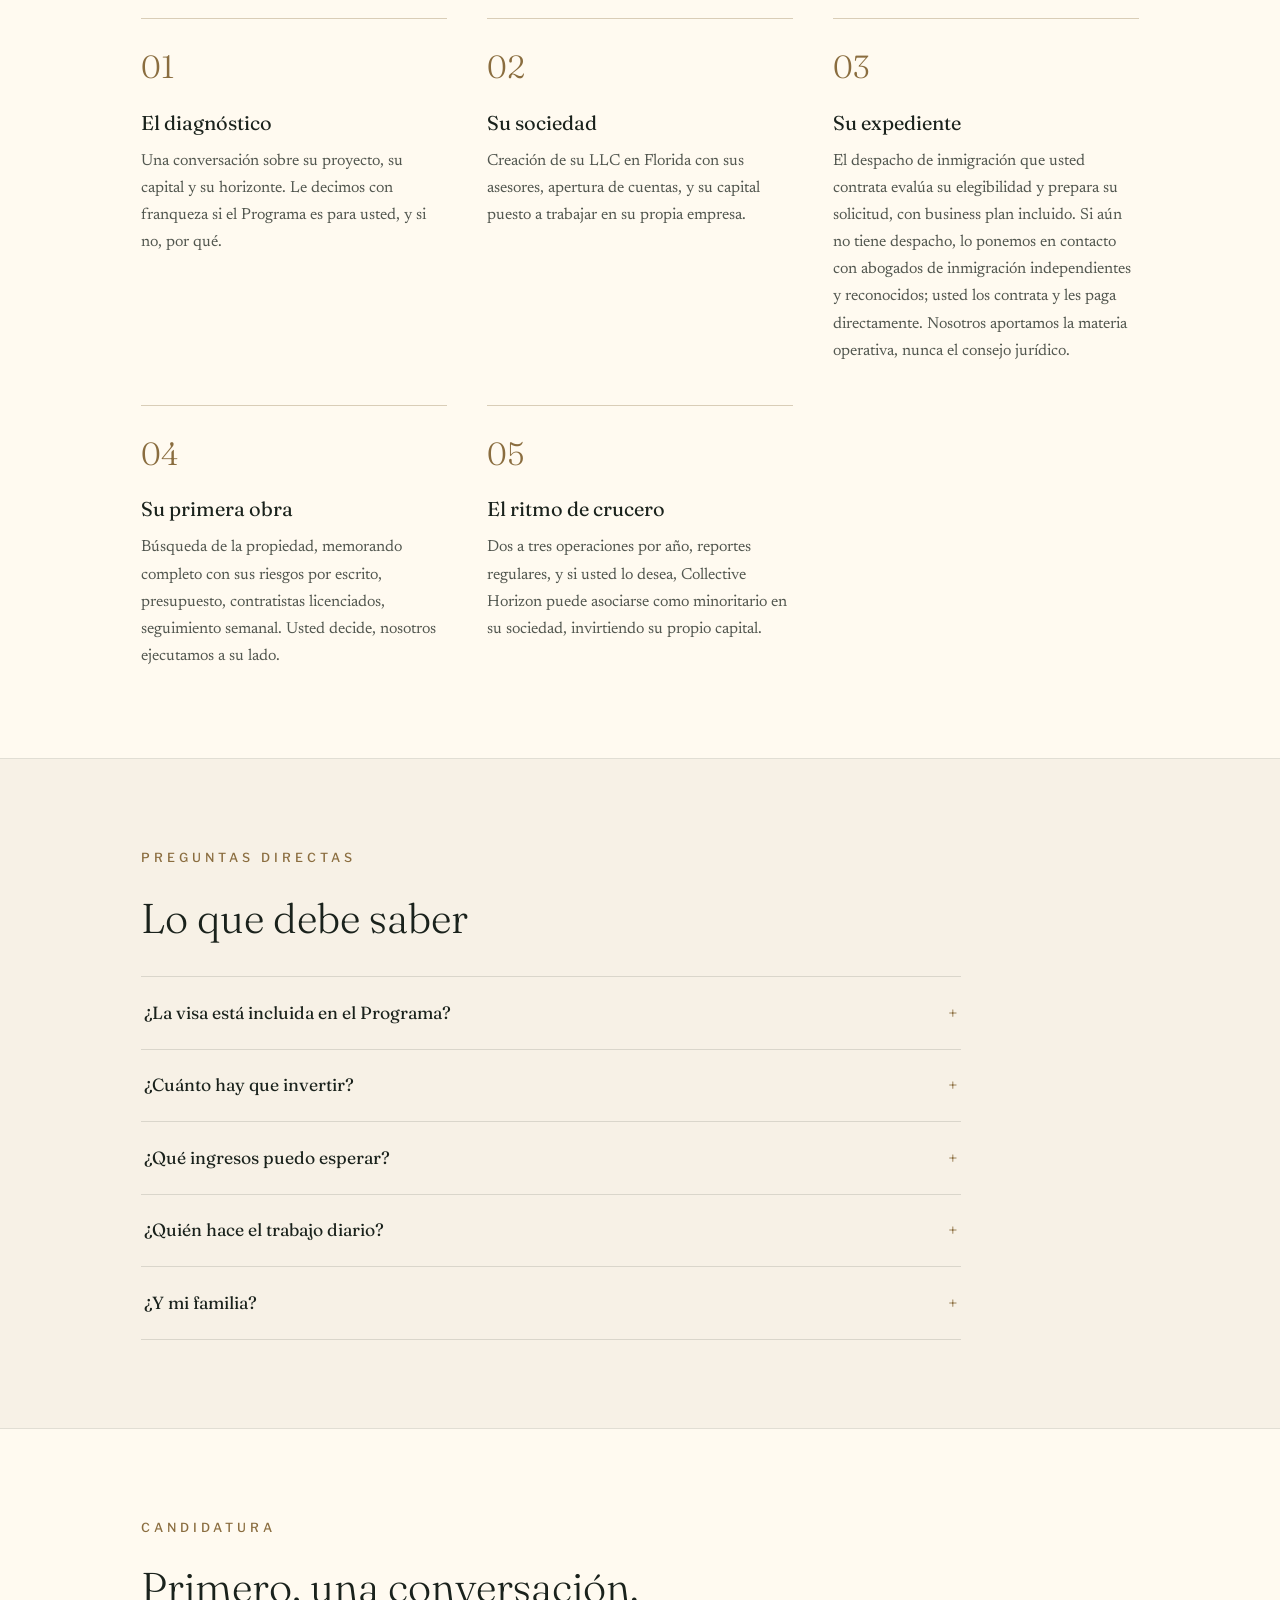
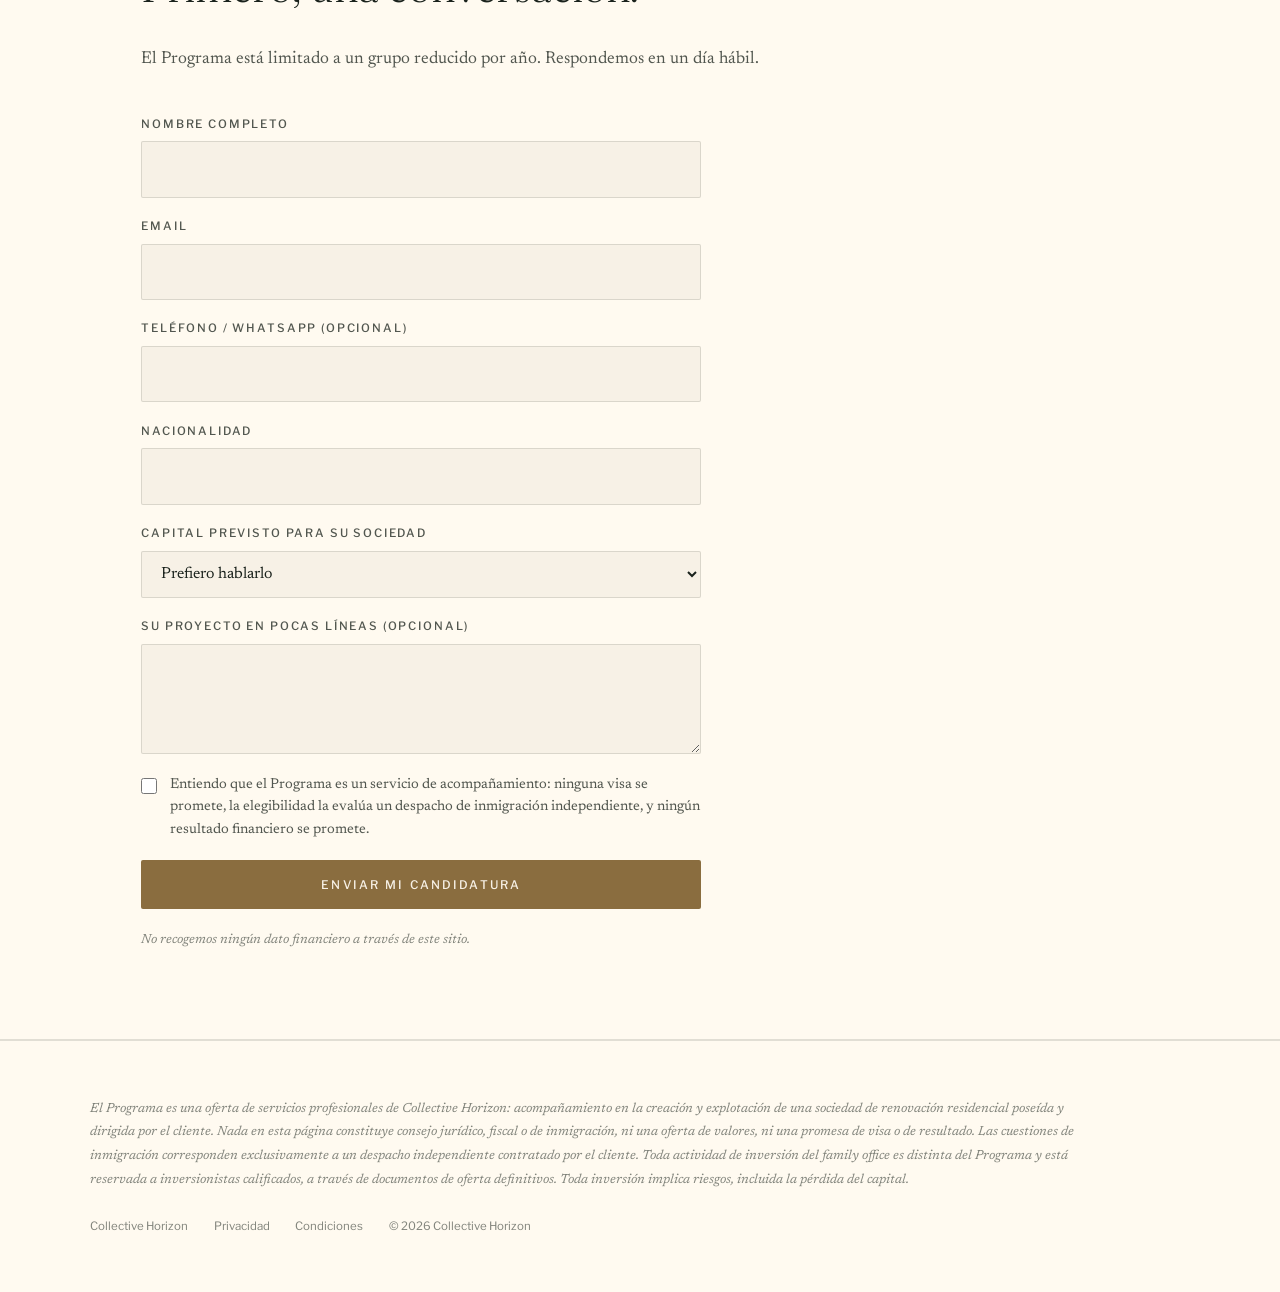
<file: programme-es.html>
<!DOCTYPE html>
<html lang="es">
<head>
<meta charset="utf-8">
<meta name="viewport" content="width=device-width, initial-scale=1, viewport-fit=cover">
<meta name="robots" content="noindex, nofollow">
<title>El Programa. Su sociedad de inversión inmobiliaria en Estados Unidos. Collective Horizon.</title>
<meta name="description" content="Cree y dirija su propia sociedad de renovación residencial en Florida, acompañado de principio a fin por Collective Horizon.">
<link rel="icon" href="assets/favicon.svg" type="image/svg+xml">
<meta name="theme-color" content="#f7f1e6">
<link rel="preconnect" href="https://fonts.googleapis.com">
<link rel="preconnect" href="https://fonts.gstatic.com" crossorigin>
<link href="https://fonts.googleapis.com/css2?family=Fraunces:opsz,wght@9..144,300;9..144,400;9..144,500;9..144,600&family=Newsreader:ital,opsz,wght@0,6..72,300;0,6..72,400;1,6..72,300;1,6..72,400&family=Libre+Franklin:wght@300;400;500;600&display=swap" rel="stylesheet">
<style>
:root{
  --ink:#f7f1e6;--ink-2:#fffaf0;--line:rgba(138,109,63,.32);--line-soft:rgba(26,34,28,.13);
  --brass:#8a6d3f;--brass-hi:#6d5430;--cream:#1a221c;--cream-dim:rgba(26,34,28,.76);--cream-faint:rgba(26,34,28,.55);
  --serif-d:"Fraunces",Georgia,serif;--serif-b:"Newsreader",Georgia,serif;--sans:"Libre Franklin",system-ui,sans-serif;
  --pad:clamp(1.25rem,4vw,4rem);
}
*{margin:0;padding:0;box-sizing:border-box}
body{background:var(--ink);color:var(--cream);font-family:var(--serif-b);font-size:clamp(1.02rem,1.35vw,1.18rem);line-height:1.7;-webkit-font-smoothing:antialiased}
section{overflow:visible;overflow:clip}
a{color:inherit;text-decoration:none}
button{font:inherit;color:inherit;background:none;border:none;cursor:pointer}
.kicker{font-family:var(--sans);font-size:clamp(.78rem,.95vw,.86rem);font-weight:500;letter-spacing:.32em;text-transform:uppercase;color:var(--brass)}
.cta{font-family:var(--sans);font-size:.74rem;font-weight:500;letter-spacing:.18em;text-transform:uppercase;color:var(--ink);background:var(--brass);padding:.9rem 1.5rem;border-radius:2px;display:inline-block}
.cta:hover{background:var(--brass-hi)}
header{position:fixed;top:0;inset-inline:0;z-index:50;display:flex;align-items:center;justify-content:space-between;padding:1rem var(--pad);background:rgba(247,241,230,.92);backdrop-filter:blur(12px);border-bottom:1px solid var(--line-soft)}
.brand{display:flex;align-items:center;gap:.7rem}
.brand svg{width:32px;height:32px}
.brand b{font-family:var(--serif-d);font-weight:500;font-size:.9rem;letter-spacing:.24em}
.hero{min-height:88vh;display:flex;align-items:center;justify-content:center;text-align:center;position:relative;background:url('assets/posters/craft.webp') center/cover}
.hero .tint{position:absolute;inset:0;background:linear-gradient(rgba(15,21,18,.82),rgba(15,21,18,.6) 50%,var(--ink))}
.hero .inner{position:relative;max-width:900px;padding:9rem var(--pad) 5rem;color:#f0e9dc}
.hero .inner .kicker{color:#d3b184}
.hero p.sub{color:rgba(240,233,220,.78)}
.hero h1{font-family:var(--serif-d);font-weight:300;font-size:clamp(2rem,5vw,3.8rem);line-height:1.2;margin:1.4rem 0 1.2rem}
.hero p.sub{font-style:italic;max-width:38em;margin:0 auto 2.4rem}
.wrap{max-width:1100px;margin:0 auto;padding:5.5rem var(--pad)}
h2{font-family:var(--serif-d);font-weight:300;font-size:clamp(1.7rem,3.4vw,2.6rem);margin:.9rem 0 1.4rem}
.lead{color:var(--cream-dim);max-width:44em}
.grid3{display:grid;grid-template-columns:repeat(auto-fit,minmax(260px,1fr));gap:2.5rem;margin-top:3rem}
.tile{border-top:1px solid var(--line);padding-top:1.3rem}
.tile .n{font-family:var(--serif-d);font-size:2rem;font-weight:300;color:var(--brass)}
.tile h3{font-family:var(--serif-d);font-weight:400;font-size:1.25rem;margin:.7rem 0 .5rem}
.tile p{color:var(--cream-dim);font-size:1rem;line-height:1.7}
.band{border-block:1px solid var(--line-soft);background:var(--ink-2)}
.fact{border-inline-start:2px solid var(--brass);padding:.9rem 1.2rem;background:rgba(176,141,87,.06);margin-top:2rem;max-width:44em}
.fact p{font-size:.95rem;color:var(--cream-dim)}
.note{font-size:.82rem;font-style:italic;color:var(--cream-faint);max-width:50em}
form{max-width:560px;margin-top:2.5rem;display:flex;flex-direction:column;gap:1.2rem}
.field{display:flex;flex-direction:column;gap:.45rem}
.field label{font-family:var(--sans);font-size:.72rem;font-weight:500;letter-spacing:.16em;text-transform:uppercase;color:var(--cream-dim)}
.field input,.field select,.field textarea{font:inherit;font-size:1rem;color:var(--cream);background:var(--ink);border:1px solid var(--line-soft);border-radius:2px;padding:.85rem .9rem;outline:none;width:100%}
.field input:focus,.field select:focus,.field textarea:focus{border-color:var(--brass)}
.field [aria-invalid="true"]{border-color:#b05757}
.check{display:flex;gap:.8rem;align-items:flex-start;font-size:.88rem;line-height:1.6;color:var(--cream-dim)}
.check input{margin-top:.3rem;accent-color:var(--brass);width:16px;height:16px;flex:none}
.check.invalid{color:#c98080}
.form-error{display:none;color:#c98080;font-size:.9rem}
.form-error.show{display:block}
.form-success{display:none;font-family:var(--serif-d);font-size:1.15rem;color:var(--brass-hi)}
.form-success.show{display:block}
footer{border-top:1px solid var(--line-soft);padding:3.5rem var(--pad);background:var(--ink-2)}
footer .inner{max-width:1100px;margin:0 auto}
.disclaimer{font-size:.82rem;line-height:1.8;color:var(--cream-faint);font-style:italic;max-width:76em}
footer .links{margin-top:1.6rem;font-family:var(--sans);font-size:.72rem;color:var(--cream-faint);display:flex;gap:1.6rem;flex-wrap:wrap}
footer .links a:hover{color:var(--brass-hi)}
a:focus-visible,button:focus-visible,input:focus-visible,select:focus-visible,textarea:focus-visible{outline:2px solid var(--brass);outline-offset:2px}
details{border-top:1px solid var(--line-soft);max-width:820px}
details:last-of-type{border-bottom:1px solid var(--line-soft)}
summary{cursor:pointer;list-style:none;display:flex;justify-content:space-between;gap:2rem;padding:1.3rem .2rem;font-family:var(--serif-d);font-size:1.1rem}
summary::-webkit-details-marker{display:none}
summary .mark{color:var(--brass);transition:transform .3s}
details[open] summary .mark{transform:rotate(45deg)}
details .a{padding:0 .2rem 1.5rem;color:var(--cream-dim);max-width:44em}
</style>
</head>
<body>

<header>
  <a class="brand" href="index.html">
    <svg viewBox="0 0 64 64" fill="none" aria-hidden="true">
      <rect x="2" y="2" width="60" height="60" rx="6" stroke="#8a6d3f" stroke-width="1.6"/>
      <text x="32" y="41" text-anchor="middle" font-family="Georgia,serif" font-size="24" fill="#1a221c">CH</text>
    </svg>
    <b>COLLECTIVE&nbsp;HORIZON</b>
  </a>
  <div style="display:flex;align-items:center;gap:1.1rem">
    <nav style="font-family:var(--sans);font-size:.72rem;letter-spacing:.12em" aria-label="Idioma">
      <a href="programme.html" style="color:var(--cream-faint)">FR</a>
      <span style="color:var(--cream-faint)"> / </span>
      <span style="color:var(--brass-hi)">ES</span>
      <span style="color:var(--cream-faint)"> / </span>
      <a href="programme-en.html" style="color:var(--cream-faint)">EN</a>
    </nav>
    <a class="cta" href="#candidatura">Postular al Programa</a>
  </div>
</header>

<section class="hero">
  <div class="tint"></div>
  <div class="inner">
    <p class="kicker">El Programa &middot; Florida</p>
    <h1>Su sociedad inmobiliaria en Florida. Usted dirige. Nosotros hacemos con usted.</h1>
    <p class="sub">Usted compra una casa por debajo de su valor. Nosotros la renovamos con usted. Usted la revende. Es su empresa; nuestro método, nuestros números y nuestros contratistas lo acompañan en cada etapa.</p>
    <a class="cta" href="#candidatura">Postular al Programa</a>
  </div>
</section>

<section>
  <div class="wrap">
    <p class="kicker">El principio</p>
    <h2>Su empresa. Nuestro método.</h2>
    <p class="lead">El Programa es para quienes quieren una actividad real en Estados Unidos sin tener ya una red allí. Usted es propietario y quien decide. Nosotros aportamos lo que toma años construir solo: las casas, los números, los contratistas, el método.</p>
    <div class="fact">
      <p>Una empresa real que usted dirige puede, según su situación y su nacionalidad, fundar una solicitud de visa de inversionista E-2, que cubre al cónyuge (con permiso de trabajo) y a los hijos menores de 21 años. España y la mayoría de los países hispanoamericanos tienen tratado E-2 con Estados Unidos; la elegibilidad se evalúa y el expediente lo prepara exclusivamente un despacho de inmigración independiente contratado por usted. Ninguna visa se promete jamás: la decisión pertenece a las autoridades americanas.</p>
    </div>
  </div>
</section>

<section class="band">
  <div class="wrap">
    <p class="kicker">El recorrido</p>
    <h2>Cinco etapas, un solo interlocutor</h2>
    <div class="grid3">
      <div class="tile"><span class="n">01</span><h3>El diagnóstico</h3><p>Una conversación sobre su proyecto, su capital y su horizonte. Le decimos con franqueza si el Programa es para usted, y si no, por qué.</p></div>
      <div class="tile"><span class="n">02</span><h3>Su sociedad</h3><p>Creación de su LLC en Florida con sus asesores, apertura de cuentas, y su capital puesto a trabajar en su propia empresa.</p></div>
      <div class="tile"><span class="n">03</span><h3>Su expediente</h3><p>El despacho de inmigración que usted contrata evalúa su elegibilidad y prepara su solicitud, con business plan incluido. Si aún no tiene despacho, lo ponemos en contacto con abogados de inmigración independientes y reconocidos; usted los contrata y les paga directamente. Nosotros aportamos la materia operativa, nunca el consejo jurídico.</p></div>
      <div class="tile"><span class="n">04</span><h3>Su primera obra</h3><p>Búsqueda de la propiedad, memorando completo con sus riesgos por escrito, presupuesto, contratistas licenciados, seguimiento semanal. Usted decide, nosotros ejecutamos a su lado.</p></div>
      <div class="tile"><span class="n">05</span><h3>El ritmo de crucero</h3><p>Dos a tres operaciones por año, reportes regulares, y si usted lo desea, Collective Horizon puede asociarse como minoritario en su sociedad, invirtiendo su propio capital.</p></div>
    </div>
  </div>
</section>

<section>
  <div class="wrap">
    <p class="kicker">Preguntas directas</p>
    <h2>Lo que debe saber</h2>
    <details>
      <summary><span>¿La visa está incluida en el Programa?</span><span class="mark">+</span></summary>
      <p class="a">No, y desconfíe de quien se la venda. El Programa construye una empresa real que usted dirige. Si su situación lo permite, esa empresa puede fundar una solicitud E-2, preparada por un despacho de inmigración independiente que usted contrata directamente. Nunca intervenimos en el consejo jurídico y ningún resultado se promete.</p>
    </details>
    <details>
      <summary><span>¿Cuánto hay que invertir?</span><span class="mark">+</span></summary>
      <p class="a">Su capital permanece en su sociedad: calcule de 100 000 a 200 000 $ según la ambición, invertidos en sus propias operaciones. Se añaden la cuota de entrada del Programa y los honorarios jurídicos de sus asesores, detallados en el diagnóstico.</p>
    </details>
    <details>
      <summary><span>¿Qué ingresos puedo esperar?</span><span class="mark">+</span></summary>
      <p class="a">Los de su empresa, que dependen del mercado, de las obras y de sus decisiones. Cada operación parte de un memorando con sus cifras objetivo y sus riesgos por escrito. No prometemos ningún resultado, a nadie, nunca.</p>
    </details>
    <details>
      <summary><span>¿Quién hace el trabajo diario?</span><span class="mark">+</span></summary>
      <p class="a">Usted dirige: compras, presupuestos y decisiones le pertenecen. Nosotros instruimos y ejecutamos a su lado: búsqueda, análisis, coordinación de contratistas licenciados, reventa. Es su empresa, con un método probado alrededor.</p>
    </details>
    <details>
      <summary><span>¿Y mi familia?</span><span class="mark">+</span></summary>
      <p class="a">El estatus E-2, cuando se concede, cubre al cónyuge y a los hijos menores de 21 años; el cónyuge puede solicitar un permiso de trabajo. Son reglas públicas del derecho americano, que su abogado de inmigración le confirmará para su caso concreto.</p>
    </details>
  </div>
</section>

<section class="band" id="candidatura">
  <div class="wrap">
    <p class="kicker">Candidatura</p>
    <h2>Primero, una conversación.</h2>
    <p class="lead">El Programa está limitado a un grupo reducido por año. Respondemos en un día hábil.</p>
    <form id="progForm" novalidate>
      <input type="text" name="_honey" style="display:none" tabindex="-1" aria-hidden="true">
      <div class="field"><label for="pName">Nombre completo</label><input id="pName" type="text" autocomplete="name" required></div>
      <div class="field"><label for="pEmail">Email</label><input id="pEmail" type="email" autocomplete="email" required></div>
      <div class="field"><label for="pPhone">Teléfono / WhatsApp (opcional)</label><input id="pPhone" type="tel" autocomplete="tel"></div>
      <div class="field"><label for="pNat">Nacionalidad</label><input id="pNat" type="text"></div>
      <div class="field"><label for="pCap">Capital previsto para su sociedad</label>
        <select id="pCap">
          <option value="discuss">Prefiero hablarlo</option>
          <option value="100-150">$100k à $150k</option>
          <option value="150-250">$150k à $250k</option>
          <option value="250+">$250k o más</option>
        </select>
      </div>
      <div class="field"><label for="pMsg">Su proyecto en pocas líneas (opcional)</label><textarea id="pMsg" rows="3"></textarea></div>
      <label class="check" id="pConsentWrap">
        <input id="pConsent" type="checkbox" required>
        <span>Entiendo que el Programa es un servicio de acompañamiento: ninguna visa se promete, la elegibilidad la evalúa un despacho de inmigración independiente, y ningún resultado financiero se promete.</span>
      </label>
      <p class="form-error" id="pError" role="alert">Por favor complete los campos señalados.</p>
      <button type="submit" class="cta" id="pSubmit">Enviar mi candidatura</button>
      <p class="form-success" id="pSuccess" role="status">Gracias. Su candidatura ha sido recibida.</p>
      <p class="note">No recogemos ningún dato financiero a través de este sitio.</p>
    </form>
  </div>
</section>

<footer>
  <div class="inner">
    <p class="disclaimer">El Programa es una oferta de servicios profesionales de Collective Horizon: acompañamiento en la creación y explotación de una sociedad de renovación residencial poseída y dirigida por el cliente. Nada en esta página constituye consejo jurídico, fiscal o de inmigración, ni una oferta de valores, ni una promesa de visa o de resultado. Las cuestiones de inmigración corresponden exclusivamente a un despacho independiente contratado por el cliente. Toda actividad de inversión del family office es distinta del Programa y está reservada a inversionistas calificados, a través de documentos de oferta definitivos. Toda inversión implica riesgos, incluida la pérdida del capital.</p>
    <div class="links">
      <a href="index.html">Collective Horizon</a>
      <a href="privacy.html">Privacidad</a>
      <a href="terms.html">Condiciones</a>
      <span>&copy; 2026 Collective Horizon</span>
    </div>
  </div>
</footer>

<script>
"use strict";
var LEAD_EMAIL = "davidhazout@gmail.com";
(function(){
  var form = document.getElementById("progForm");
  var err = document.getElementById("pError");
  var okL = document.getElementById("pSuccess");
  var btn = document.getElementById("pSubmit");
  function inv(el, bad){ if (bad) el.setAttribute("aria-invalid", "true"); else el.removeAttribute("aria-invalid"); }
  function done(){ okL.classList.add("show"); err.classList.remove("show"); btn.disabled = true; btn.style.opacity = ".5"; }
  form.addEventListener("submit", function(e){
    e.preventDefault();
    var name = document.getElementById("pName");
    var email = document.getElementById("pEmail");
    var consent = document.getElementById("pConsent");
    var wrap = document.getElementById("pConsentWrap");
    var bad = false;
    var okName = name.value.trim().length > 1;
    var okEmail = /^[^\s@]+@[^\s@]+\.[^\s@]{2,}$/.test(email.value.trim());
    inv(name, !okName); if (!okName) bad = true;
    inv(email, !okEmail); if (!okEmail) bad = true;
    if (!consent.checked) { wrap.classList.add("invalid"); bad = true; } else wrap.classList.remove("invalid");
    if (bad) { err.classList.add("show"); return; }
    var payload = {
      name: name.value.trim(),
      email: email.value.trim(),
      phone: document.getElementById("pPhone").value.trim(),
      nationality: document.getElementById("pNat").value.trim(),
      capital_range: document.getElementById("pCap").value,
      message: document.getElementById("pMsg").value.trim(),
      consent_no_promise: "yes",
      _subject: "Collective Horizon: candidatura al Programa (ES)"
    };
    if (window.__leadHook) { try { window.__leadHook(payload); } catch (x) {} done(); return; }
    btn.disabled = true;
    fetch("https://formsubmit.co/ajax/" + LEAD_EMAIL, {
      method: "POST",
      headers: { "Content-Type": "application/json", "Accept": "application/json" },
      body: JSON.stringify(payload)
    }).then(function(r){ if (!r.ok) throw new Error("http"); return r.json(); })
      .then(done)
      .catch(function(){
        btn.disabled = false;
        var body = "Nom: " + payload.name + "\nEmail: " + payload.email +
          (payload.phone ? "\nTel: " + payload.phone : "") +
          (payload.nationality ? "\nNationalite: " + payload.nationality : "") +
          "\nCapital: " + payload.capital_range +
          (payload.message ? "\nProjet: " + payload.message : "");
        var mailto = "mailto:" + LEAD_EMAIL + "?subject=" + encodeURIComponent(payload._subject) + "&body=" + encodeURIComponent(body);
        if (window.__mailtoHook) { try { window.__mailtoHook(mailto); } catch (x) {} done(); return; }
        location.href = mailto;
        done();
      });
  });
})();
</script>
</body>
</html>
</file>
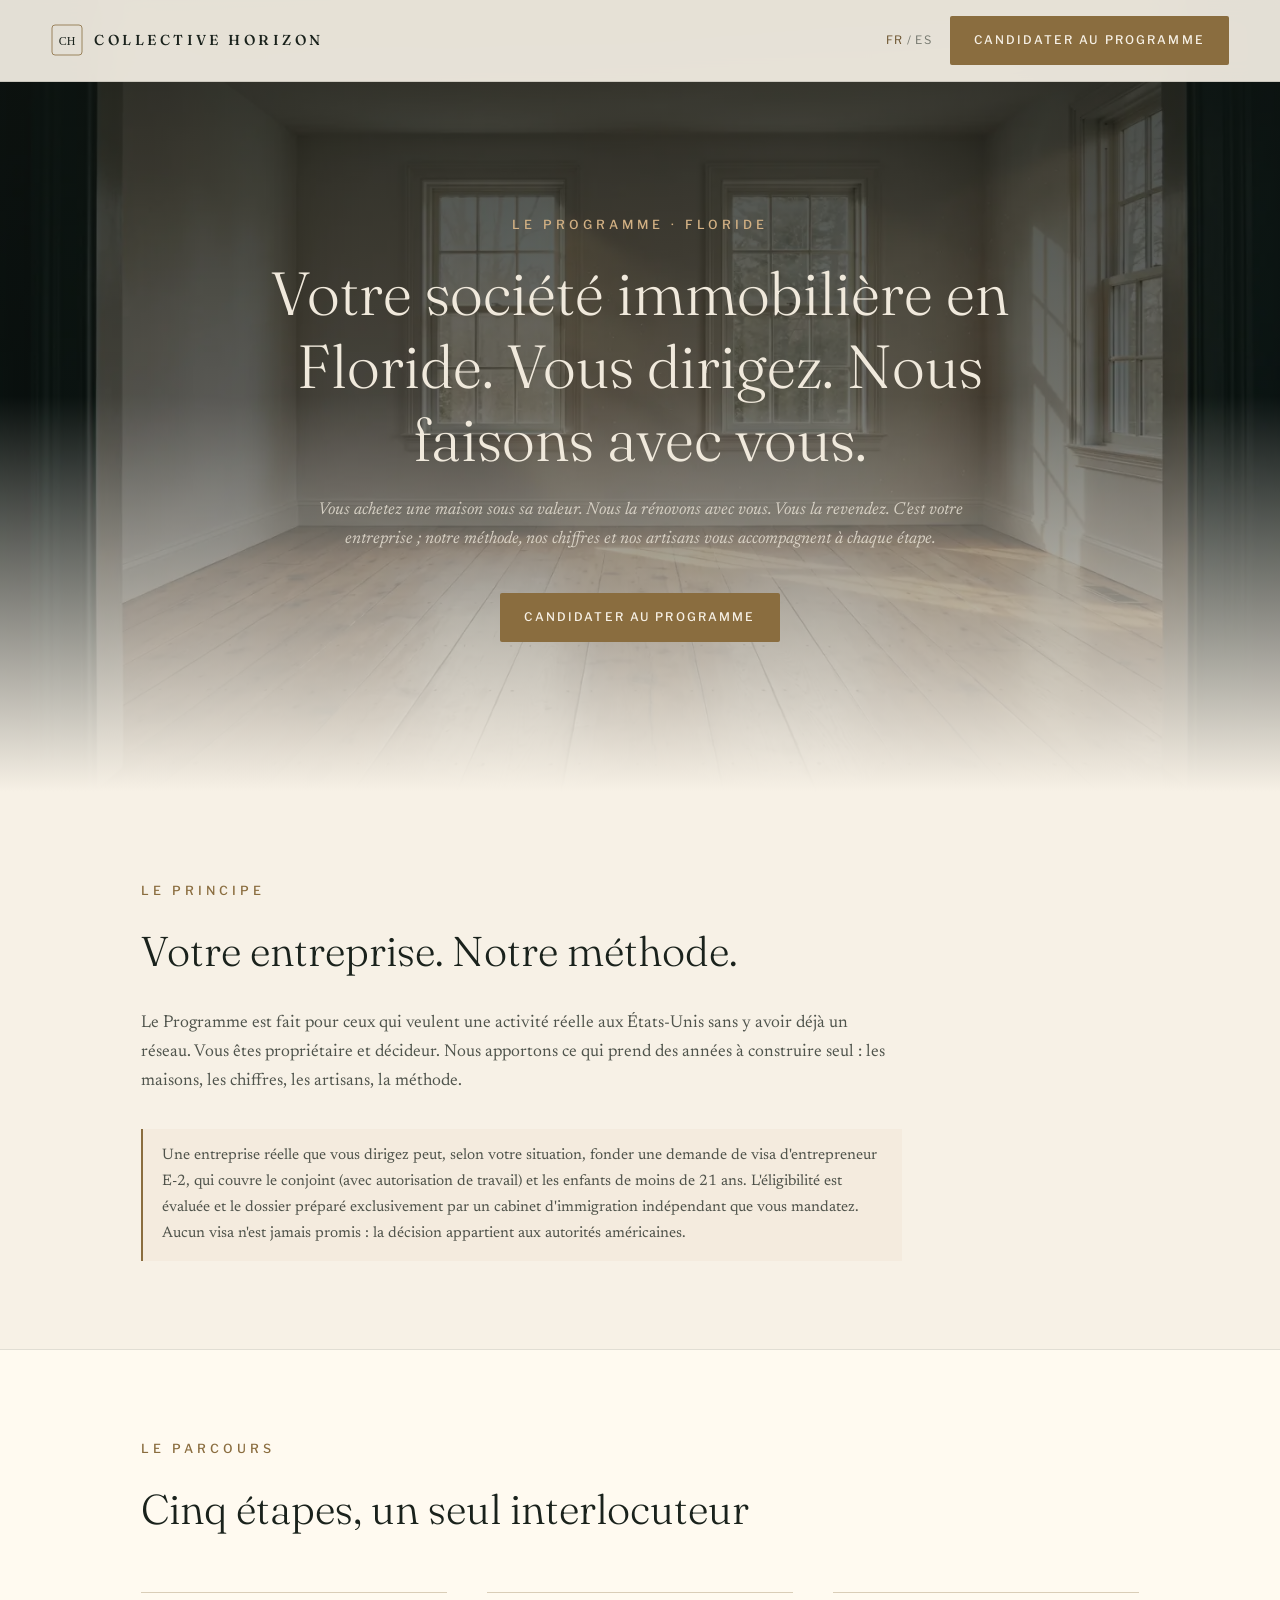
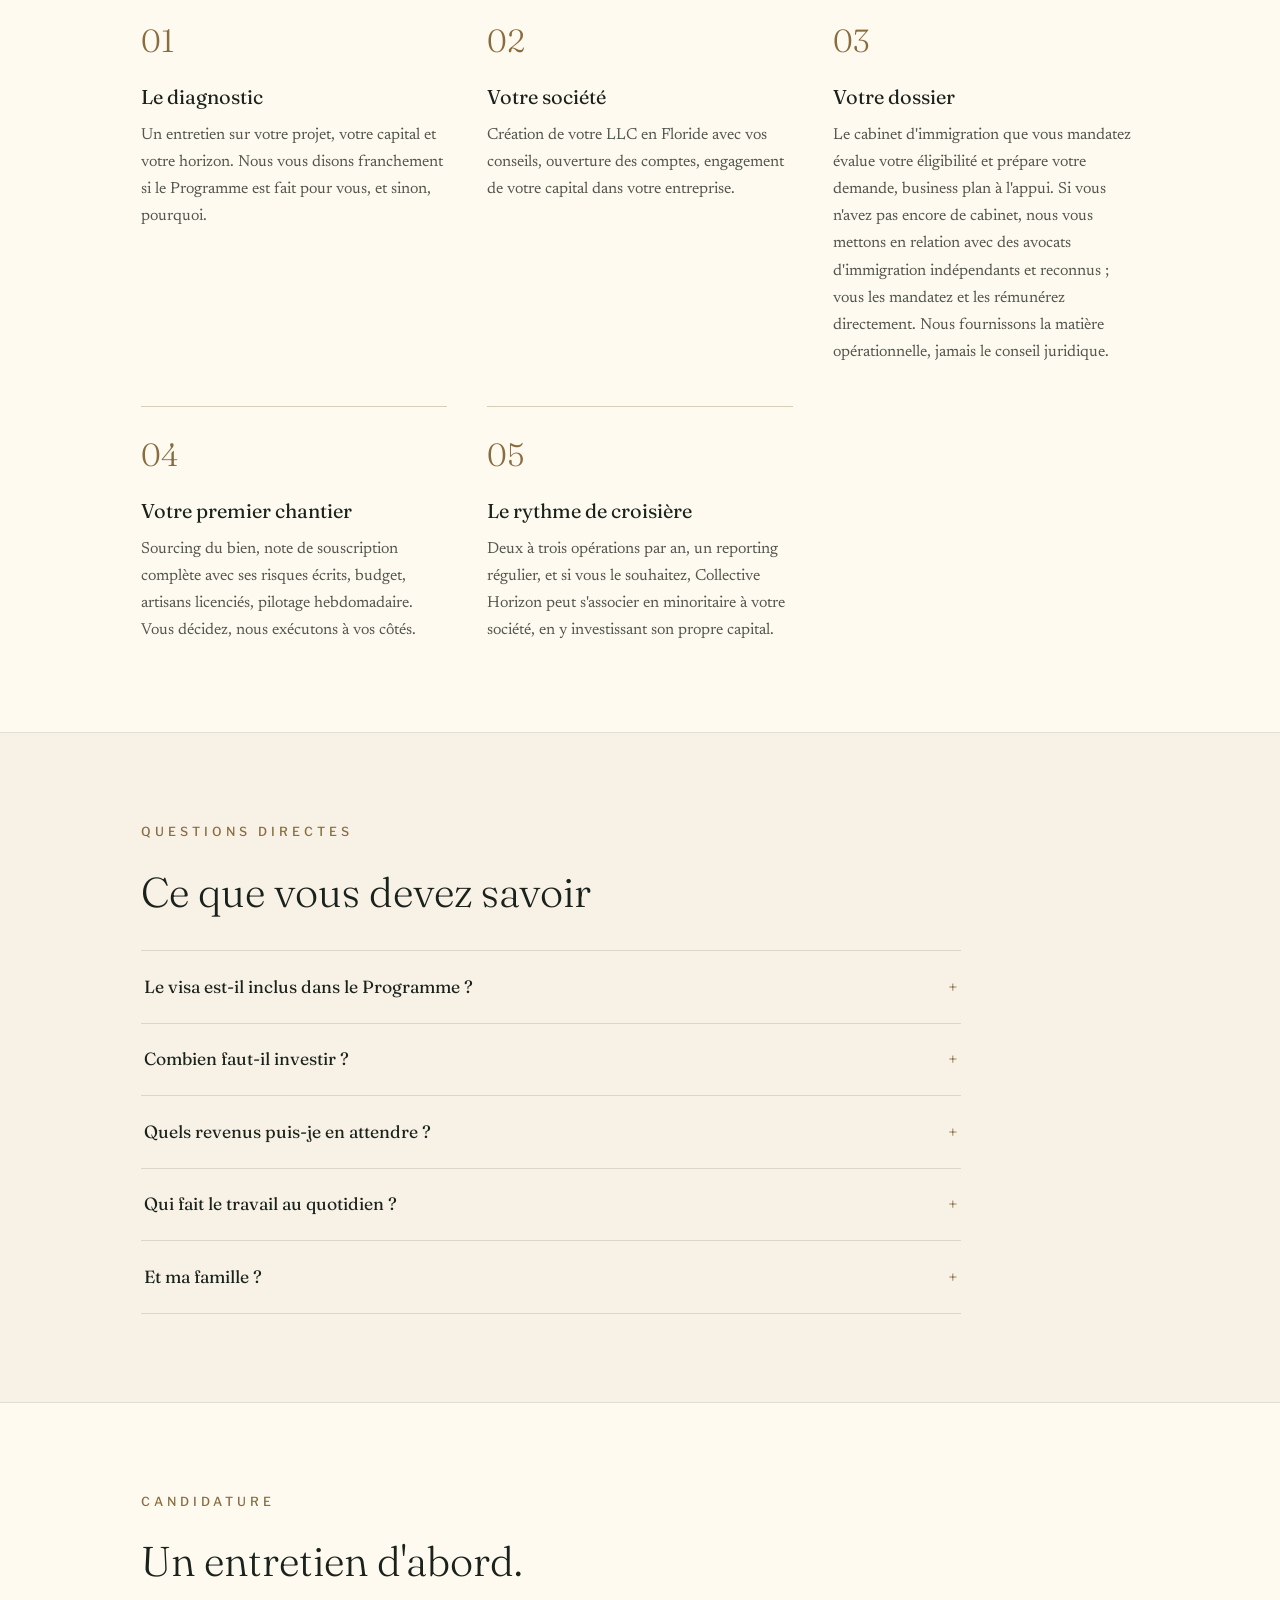
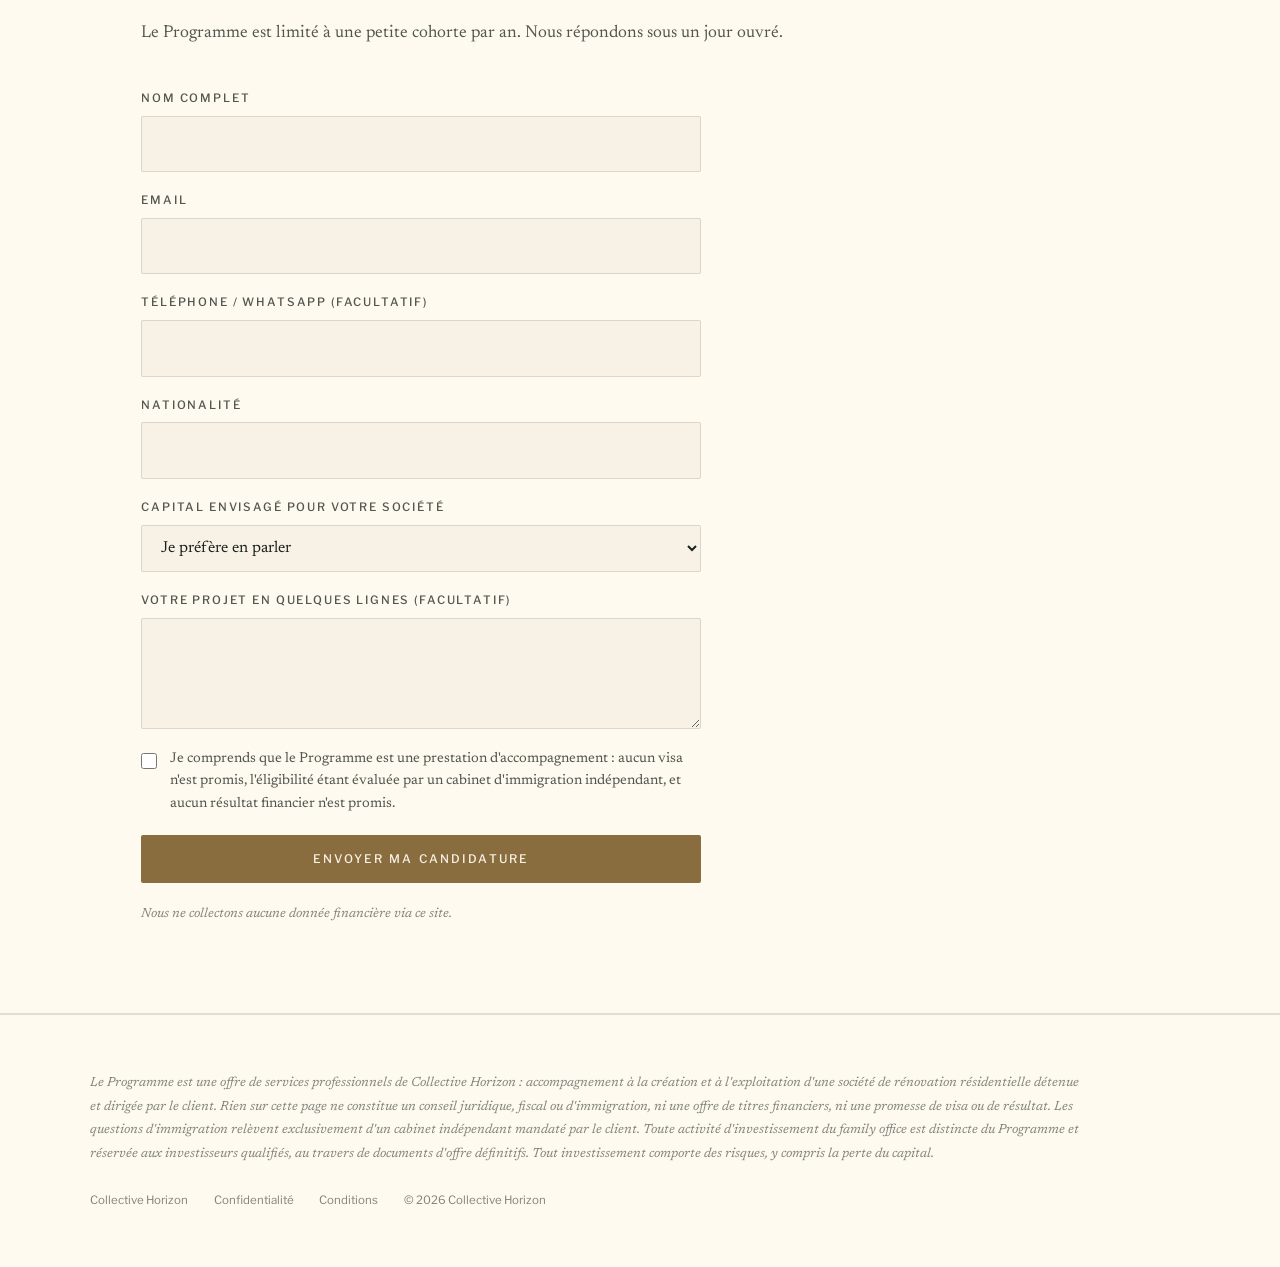
<file: programme.html>
<!DOCTYPE html>
<html lang="fr">
<head>
<meta charset="utf-8">
<meta name="viewport" content="width=device-width, initial-scale=1, viewport-fit=cover">
<meta name="robots" content="noindex, nofollow">
<title>Le Programme. Votre société d'investissement immobilier aux États-Unis. Collective Horizon.</title>
<meta name="description" content="Créez et dirigez votre propre société de rénovation résidentielle en Floride, accompagné de bout en bout par Collective Horizon.">
<link rel="icon" href="assets/favicon.svg" type="image/svg+xml">
<meta name="theme-color" content="#f7f1e6">
<link rel="preconnect" href="https://fonts.googleapis.com">
<link rel="preconnect" href="https://fonts.gstatic.com" crossorigin>
<link href="https://fonts.googleapis.com/css2?family=Fraunces:opsz,wght@9..144,300;9..144,400;9..144,500;9..144,600&family=Newsreader:ital,opsz,wght@0,6..72,300;0,6..72,400;1,6..72,300;1,6..72,400&family=Libre+Franklin:wght@300;400;500;600&display=swap" rel="stylesheet">
<style>
:root{
  --ink:#f7f1e6;--ink-2:#fffaf0;--line:rgba(138,109,63,.32);--line-soft:rgba(26,34,28,.13);
  --brass:#8a6d3f;--brass-hi:#6d5430;--cream:#1a221c;--cream-dim:rgba(26,34,28,.76);--cream-faint:rgba(26,34,28,.55);
  --serif-d:"Fraunces",Georgia,serif;--serif-b:"Newsreader",Georgia,serif;--sans:"Libre Franklin",system-ui,sans-serif;
  --pad:clamp(1.25rem,4vw,4rem);
}
*{margin:0;padding:0;box-sizing:border-box}
body{background:var(--ink);color:var(--cream);font-family:var(--serif-b);font-size:clamp(1.02rem,1.35vw,1.18rem);line-height:1.7;-webkit-font-smoothing:antialiased}
section{overflow:visible;overflow:clip}
a{color:inherit;text-decoration:none}
button{font:inherit;color:inherit;background:none;border:none;cursor:pointer}
.kicker{font-family:var(--sans);font-size:clamp(.78rem,.95vw,.86rem);font-weight:500;letter-spacing:.32em;text-transform:uppercase;color:var(--brass)}
.cta{font-family:var(--sans);font-size:.74rem;font-weight:500;letter-spacing:.18em;text-transform:uppercase;color:var(--ink);background:var(--brass);padding:.9rem 1.5rem;border-radius:2px;display:inline-block}
.cta:hover{background:var(--brass-hi)}
header{position:fixed;top:0;inset-inline:0;z-index:50;display:flex;align-items:center;justify-content:space-between;padding:1rem var(--pad);background:rgba(247,241,230,.92);backdrop-filter:blur(12px);border-bottom:1px solid var(--line-soft)}
.brand{display:flex;align-items:center;gap:.7rem}
.brand svg{width:32px;height:32px}
.brand b{font-family:var(--serif-d);font-weight:500;font-size:.9rem;letter-spacing:.24em}
.hero{min-height:88vh;display:flex;align-items:center;justify-content:center;text-align:center;position:relative;background:url('assets/posters/craft.webp') center/cover}
.hero .tint{position:absolute;inset:0;background:linear-gradient(rgba(15,21,18,.82),rgba(15,21,18,.6) 50%,var(--ink))}
.hero .inner{position:relative;max-width:900px;padding:9rem var(--pad) 5rem;color:#f0e9dc}
.hero .inner .kicker{color:#d3b184}
.hero p.sub{color:rgba(240,233,220,.78)}
.hero h1{font-family:var(--serif-d);font-weight:300;font-size:clamp(2rem,5vw,3.8rem);line-height:1.2;margin:1.4rem 0 1.2rem}
.hero p.sub{font-style:italic;max-width:38em;margin:0 auto 2.4rem}
.wrap{max-width:1100px;margin:0 auto;padding:5.5rem var(--pad)}
h2{font-family:var(--serif-d);font-weight:300;font-size:clamp(1.7rem,3.4vw,2.6rem);margin:.9rem 0 1.4rem}
.lead{color:var(--cream-dim);max-width:44em}
.grid3{display:grid;grid-template-columns:repeat(auto-fit,minmax(260px,1fr));gap:2.5rem;margin-top:3rem}
.tile{border-top:1px solid var(--line);padding-top:1.3rem}
.tile .n{font-family:var(--serif-d);font-size:2rem;font-weight:300;color:var(--brass)}
.tile h3{font-family:var(--serif-d);font-weight:400;font-size:1.25rem;margin:.7rem 0 .5rem}
.tile p{color:var(--cream-dim);font-size:1rem;line-height:1.7}
.band{border-block:1px solid var(--line-soft);background:var(--ink-2)}
.fact{border-inline-start:2px solid var(--brass);padding:.9rem 1.2rem;background:rgba(176,141,87,.06);margin-top:2rem;max-width:44em}
.fact p{font-size:.95rem;color:var(--cream-dim)}
.note{font-size:.82rem;font-style:italic;color:var(--cream-faint);max-width:50em}
form{max-width:560px;margin-top:2.5rem;display:flex;flex-direction:column;gap:1.2rem}
.field{display:flex;flex-direction:column;gap:.45rem}
.field label{font-family:var(--sans);font-size:.72rem;font-weight:500;letter-spacing:.16em;text-transform:uppercase;color:var(--cream-dim)}
.field input,.field select,.field textarea{font:inherit;font-size:1rem;color:var(--cream);background:var(--ink);border:1px solid var(--line-soft);border-radius:2px;padding:.85rem .9rem;outline:none;width:100%}
.field input:focus,.field select:focus,.field textarea:focus{border-color:var(--brass)}
.field [aria-invalid="true"]{border-color:#b05757}
.check{display:flex;gap:.8rem;align-items:flex-start;font-size:.88rem;line-height:1.6;color:var(--cream-dim)}
.check input{margin-top:.3rem;accent-color:var(--brass);width:16px;height:16px;flex:none}
.check.invalid{color:#c98080}
.form-error{display:none;color:#c98080;font-size:.9rem}
.form-error.show{display:block}
.form-success{display:none;font-family:var(--serif-d);font-size:1.15rem;color:var(--brass-hi)}
.form-success.show{display:block}
footer{border-top:1px solid var(--line-soft);padding:3.5rem var(--pad);background:var(--ink-2)}
footer .inner{max-width:1100px;margin:0 auto}
.disclaimer{font-size:.82rem;line-height:1.8;color:var(--cream-faint);font-style:italic;max-width:76em}
footer .links{margin-top:1.6rem;font-family:var(--sans);font-size:.72rem;color:var(--cream-faint);display:flex;gap:1.6rem;flex-wrap:wrap}
footer .links a:hover{color:var(--brass-hi)}
a:focus-visible,button:focus-visible,input:focus-visible,select:focus-visible,textarea:focus-visible{outline:2px solid var(--brass);outline-offset:2px}
details{border-top:1px solid var(--line-soft);max-width:820px}
details:last-of-type{border-bottom:1px solid var(--line-soft)}
summary{cursor:pointer;list-style:none;display:flex;justify-content:space-between;gap:2rem;padding:1.3rem .2rem;font-family:var(--serif-d);font-size:1.1rem}
summary::-webkit-details-marker{display:none}
summary .mark{color:var(--brass);transition:transform .3s}
details[open] summary .mark{transform:rotate(45deg)}
details .a{padding:0 .2rem 1.5rem;color:var(--cream-dim);max-width:44em}
</style>
</head>
<body>

<header>
  <a class="brand" href="index.html">
    <svg viewBox="0 0 64 64" fill="none" aria-hidden="true">
      <rect x="2" y="2" width="60" height="60" rx="6" stroke="#8a6d3f" stroke-width="1.6"/>
      <text x="32" y="41" text-anchor="middle" font-family="Georgia,serif" font-size="24" fill="#1a221c">CH</text>
    </svg>
    <b>COLLECTIVE&nbsp;HORIZON</b>
  </a>
  <div style="display:flex;align-items:center;gap:1.1rem">
    <nav style="font-family:var(--sans);font-size:.72rem;letter-spacing:.12em" aria-label="Langue">
      <span style="color:var(--brass-hi)">FR</span>
      <span style="color:var(--cream-faint)"> / </span>
      <a href="programme-es.html" style="color:var(--cream-faint)">ES</a>
    </nav>
    <a class="cta" href="#candidature">Candidater au Programme</a>
  </div>
</header>

<section class="hero">
  <div class="tint"></div>
  <div class="inner">
    <p class="kicker">Le Programme &middot; Floride</p>
    <h1>Votre société immobilière en Floride. Vous dirigez. Nous faisons avec vous.</h1>
    <p class="sub">Vous achetez une maison sous sa valeur. Nous la rénovons avec vous. Vous la revendez. C'est votre entreprise ; notre méthode, nos chiffres et nos artisans vous accompagnent à chaque étape.</p>
    <a class="cta" href="#candidature">Candidater au Programme</a>
  </div>
</section>

<section>
  <div class="wrap">
    <p class="kicker">Le principe</p>
    <h2>Votre entreprise. Notre méthode.</h2>
    <p class="lead">Le Programme est fait pour ceux qui veulent une activité réelle aux États-Unis sans y avoir déjà un réseau. Vous êtes propriétaire et décideur. Nous apportons ce qui prend des années à construire seul : les maisons, les chiffres, les artisans, la méthode.</p>
    <div class="fact">
      <p>Une entreprise réelle que vous dirigez peut, selon votre situation, fonder une demande de visa d'entrepreneur E-2, qui couvre le conjoint (avec autorisation de travail) et les enfants de moins de 21 ans. L'éligibilité est évaluée et le dossier préparé exclusivement par un cabinet d'immigration indépendant que vous mandatez. Aucun visa n'est jamais promis : la décision appartient aux autorités américaines.</p>
    </div>
  </div>
</section>

<section class="band">
  <div class="wrap">
    <p class="kicker">Le parcours</p>
    <h2>Cinq étapes, un seul interlocuteur</h2>
    <div class="grid3">
      <div class="tile"><span class="n">01</span><h3>Le diagnostic</h3><p>Un entretien sur votre projet, votre capital et votre horizon. Nous vous disons franchement si le Programme est fait pour vous, et sinon, pourquoi.</p></div>
      <div class="tile"><span class="n">02</span><h3>Votre société</h3><p>Création de votre LLC en Floride avec vos conseils, ouverture des comptes, engagement de votre capital dans votre entreprise.</p></div>
      <div class="tile"><span class="n">03</span><h3>Votre dossier</h3><p>Le cabinet d'immigration que vous mandatez évalue votre éligibilité et prépare votre demande, business plan à l'appui. Si vous n'avez pas encore de cabinet, nous vous mettons en relation avec des avocats d'immigration indépendants et reconnus ; vous les mandatez et les rémunérez directement. Nous fournissons la matière opérationnelle, jamais le conseil juridique.</p></div>
      <div class="tile"><span class="n">04</span><h3>Votre premier chantier</h3><p>Sourcing du bien, note de souscription complète avec ses risques écrits, budget, artisans licenciés, pilotage hebdomadaire. Vous décidez, nous exécutons à vos côtés.</p></div>
      <div class="tile"><span class="n">05</span><h3>Le rythme de croisière</h3><p>Deux à trois opérations par an, un reporting régulier, et si vous le souhaitez, Collective Horizon peut s'associer en minoritaire à votre société, en y investissant son propre capital.</p></div>
    </div>
  </div>
</section>

<section>
  <div class="wrap">
    <p class="kicker">Questions directes</p>
    <h2>Ce que vous devez savoir</h2>
    <details>
      <summary><span>Le visa est-il inclus dans le Programme ?</span><span class="mark">+</span></summary>
      <p class="a">Non, et méfiez-vous de quiconque vous le vendrait. Le Programme construit une entreprise réelle que vous dirigez. Si votre situation le permet, cette entreprise peut fonder une demande E-2, préparée par un cabinet d'immigration indépendant que vous mandatez directement. Nous n'intervenons jamais dans le conseil juridique et aucun résultat n'est promis.</p>
    </details>
    <details>
      <summary><span>Combien faut-il investir ?</span><span class="mark">+</span></summary>
      <p class="a">Votre capital reste dans votre société : comptez de 100 000 à 200 000 $ selon l'ambition, engagés dans vos propres opérations. S'y ajoutent le droit d'entrée du Programme et les honoraires juridiques de vos conseils, détaillés lors du diagnostic.</p>
    </details>
    <details>
      <summary><span>Quels revenus puis-je en attendre ?</span><span class="mark">+</span></summary>
      <p class="a">Ceux de votre entreprise, qui dépendent du marché, des chantiers et de vos décisions. Chaque opération part d'une note de souscription avec ses chiffres cibles et ses risques écrits. Nous ne promettons aucun résultat, à personne, jamais.</p>
    </details>
    <details>
      <summary><span>Qui fait le travail au quotidien ?</span><span class="mark">+</span></summary>
      <p class="a">Vous dirigez : achats, budgets et décisions vous appartiennent. Nous instruisons et exécutons à vos côtés : sourcing, analyse, coordination des artisans licenciés, revente. C'est votre entreprise, avec une méthode éprouvée autour.</p>
    </details>
    <details>
      <summary><span>Et ma famille ?</span><span class="mark">+</span></summary>
      <p class="a">Le statut E-2, lorsqu'il est accordé, couvre le conjoint et les enfants de moins de 21 ans ; le conjoint peut demander une autorisation de travail. Ce sont des règles publiques du droit américain, que votre avocat d'immigration vous confirmera pour votre cas précis.</p>
    </details>
  </div>
</section>

<section class="band" id="candidature">
  <div class="wrap">
    <p class="kicker">Candidature</p>
    <h2>Un entretien d'abord.</h2>
    <p class="lead">Le Programme est limité à une petite cohorte par an. Nous répondons sous un jour ouvré.</p>
    <form id="progForm" novalidate>
      <input type="text" name="_honey" style="display:none" tabindex="-1" aria-hidden="true">
      <div class="field"><label for="pName">Nom complet</label><input id="pName" type="text" autocomplete="name" required></div>
      <div class="field"><label for="pEmail">Email</label><input id="pEmail" type="email" autocomplete="email" required></div>
      <div class="field"><label for="pPhone">Téléphone / WhatsApp (facultatif)</label><input id="pPhone" type="tel" autocomplete="tel"></div>
      <div class="field"><label for="pNat">Nationalité</label><input id="pNat" type="text"></div>
      <div class="field"><label for="pCap">Capital envisagé pour votre société</label>
        <select id="pCap">
          <option value="discuss">Je préfère en parler</option>
          <option value="100-150">$100k à $150k</option>
          <option value="150-250">$150k à $250k</option>
          <option value="250+">$250k et plus</option>
        </select>
      </div>
      <div class="field"><label for="pMsg">Votre projet en quelques lignes (facultatif)</label><textarea id="pMsg" rows="3"></textarea></div>
      <label class="check" id="pConsentWrap">
        <input id="pConsent" type="checkbox" required>
        <span>Je comprends que le Programme est une prestation d'accompagnement : aucun visa n'est promis, l'éligibilité étant évaluée par un cabinet d'immigration indépendant, et aucun résultat financier n'est promis.</span>
      </label>
      <p class="form-error" id="pError" role="alert">Merci de compléter les champs signalés.</p>
      <button type="submit" class="cta" id="pSubmit">Envoyer ma candidature</button>
      <p class="form-success" id="pSuccess" role="status">Merci. Votre candidature a bien été reçue.</p>
      <p class="note">Nous ne collectons aucune donnée financière via ce site.</p>
    </form>
  </div>
</section>

<footer>
  <div class="inner">
    <p class="disclaimer">Le Programme est une offre de services professionnels de Collective Horizon : accompagnement à la création et à l'exploitation d'une société de rénovation résidentielle détenue et dirigée par le client. Rien sur cette page ne constitue un conseil juridique, fiscal ou d'immigration, ni une offre de titres financiers, ni une promesse de visa ou de résultat. Les questions d'immigration relèvent exclusivement d'un cabinet indépendant mandaté par le client. Toute activité d'investissement du family office est distincte du Programme et réservée aux investisseurs qualifiés, au travers de documents d'offre définitifs. Tout investissement comporte des risques, y compris la perte du capital.</p>
    <div class="links">
      <a href="index.html">Collective Horizon</a>
      <a href="privacy.html">Confidentialité</a>
      <a href="terms.html">Conditions</a>
      <span>&copy; 2026 Collective Horizon</span>
    </div>
  </div>
</footer>

<script>
"use strict";
var LEAD_EMAIL = "davidhazout@gmail.com";
(function(){
  var form = document.getElementById("progForm");
  var err = document.getElementById("pError");
  var okL = document.getElementById("pSuccess");
  var btn = document.getElementById("pSubmit");
  function inv(el, bad){ if (bad) el.setAttribute("aria-invalid", "true"); else el.removeAttribute("aria-invalid"); }
  function done(){ okL.classList.add("show"); err.classList.remove("show"); btn.disabled = true; btn.style.opacity = ".5"; }
  form.addEventListener("submit", function(e){
    e.preventDefault();
    var name = document.getElementById("pName");
    var email = document.getElementById("pEmail");
    var consent = document.getElementById("pConsent");
    var wrap = document.getElementById("pConsentWrap");
    var bad = false;
    var okName = name.value.trim().length > 1;
    var okEmail = /^[^\s@]+@[^\s@]+\.[^\s@]{2,}$/.test(email.value.trim());
    inv(name, !okName); if (!okName) bad = true;
    inv(email, !okEmail); if (!okEmail) bad = true;
    if (!consent.checked) { wrap.classList.add("invalid"); bad = true; } else wrap.classList.remove("invalid");
    if (bad) { err.classList.add("show"); return; }
    var payload = {
      name: name.value.trim(),
      email: email.value.trim(),
      phone: document.getElementById("pPhone").value.trim(),
      nationality: document.getElementById("pNat").value.trim(),
      capital_range: document.getElementById("pCap").value,
      message: document.getElementById("pMsg").value.trim(),
      consent_no_promise: "yes",
      _subject: "Collective Horizon: candidature au Programme"
    };
    if (window.__leadHook) { try { window.__leadHook(payload); } catch (x) {} done(); return; }
    btn.disabled = true;
    fetch("https://formsubmit.co/ajax/" + LEAD_EMAIL, {
      method: "POST",
      headers: { "Content-Type": "application/json", "Accept": "application/json" },
      body: JSON.stringify(payload)
    }).then(function(r){ if (!r.ok) throw new Error("http"); return r.json(); })
      .then(done)
      .catch(function(){
        btn.disabled = false;
        var body = "Nom: " + payload.name + "\nEmail: " + payload.email +
          (payload.phone ? "\nTel: " + payload.phone : "") +
          (payload.nationality ? "\nNationalite: " + payload.nationality : "") +
          "\nCapital: " + payload.capital_range +
          (payload.message ? "\nProjet: " + payload.message : "");
        var mailto = "mailto:" + LEAD_EMAIL + "?subject=" + encodeURIComponent(payload._subject) + "&body=" + encodeURIComponent(body);
        if (window.__mailtoHook) { try { window.__mailtoHook(mailto); } catch (x) {} done(); return; }
        location.href = mailto;
        done();
      });
  });
})();
</script>
</body>
</html>
</file>
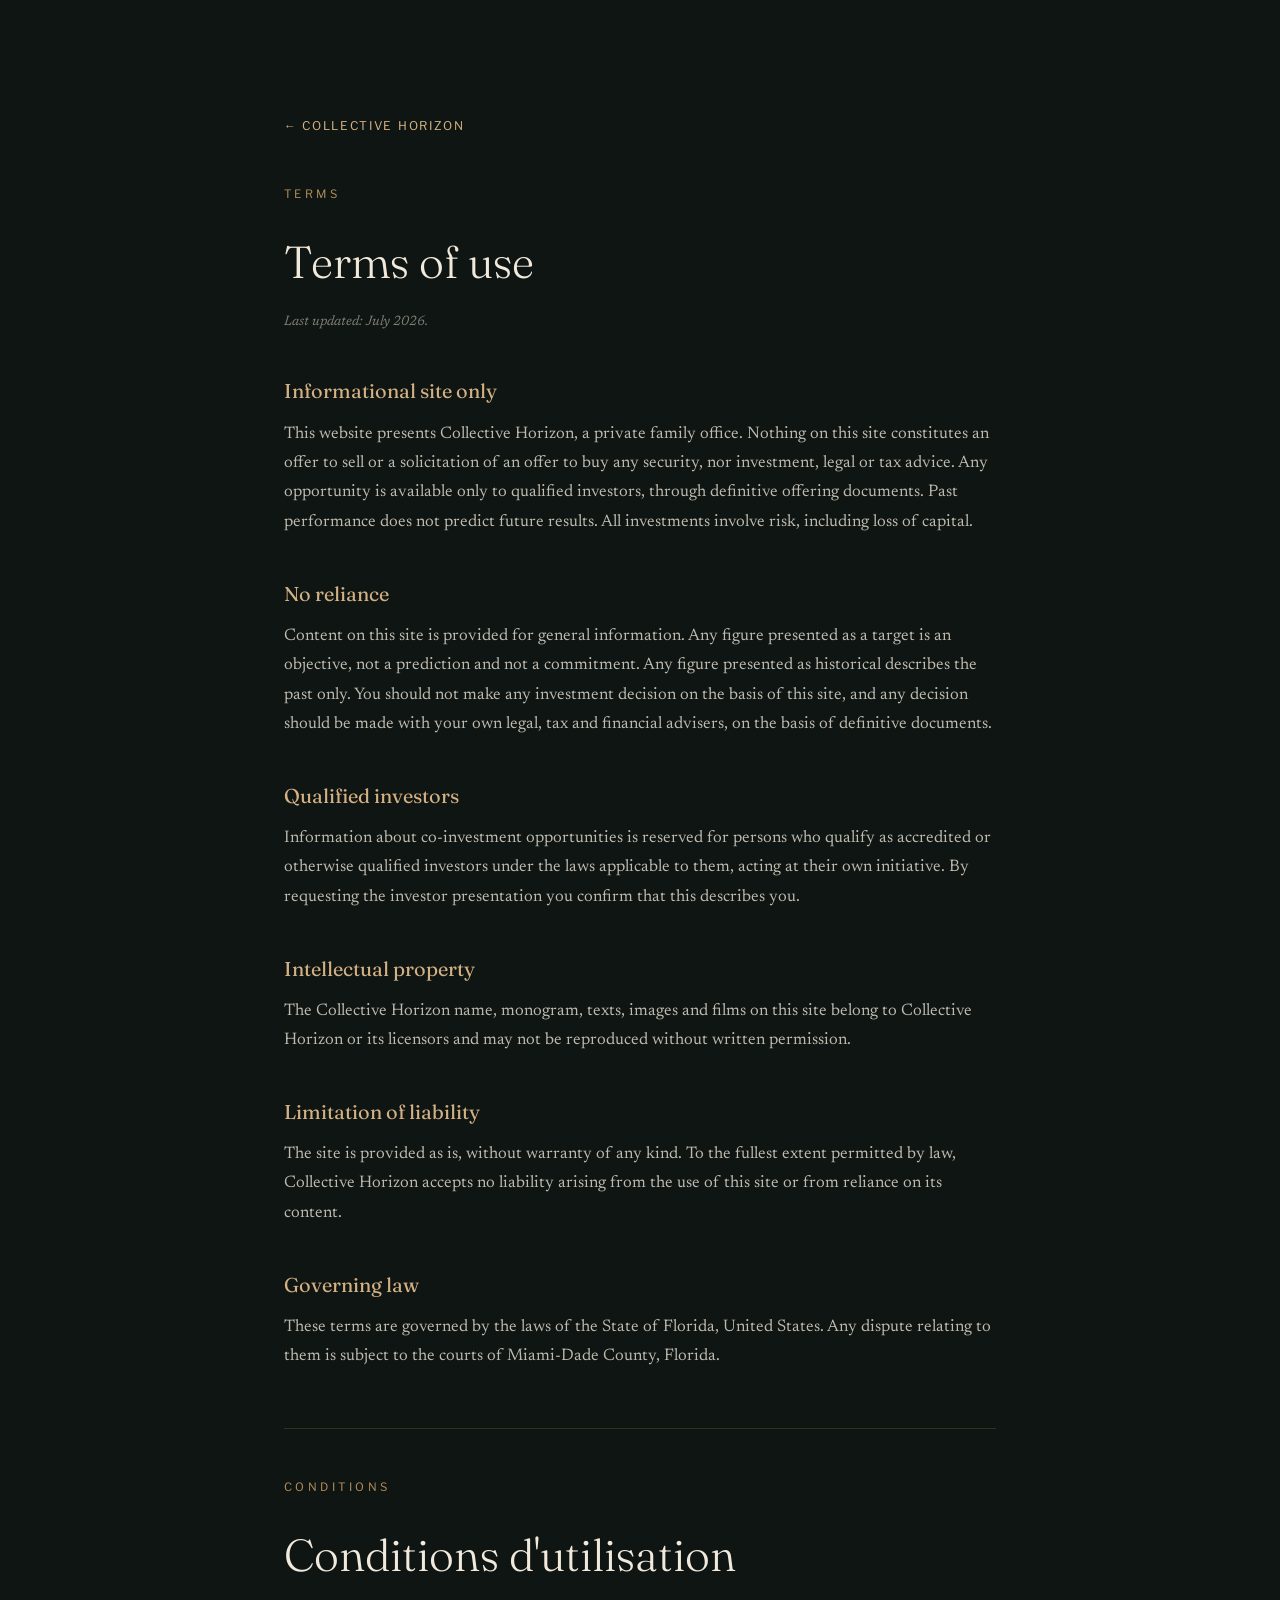
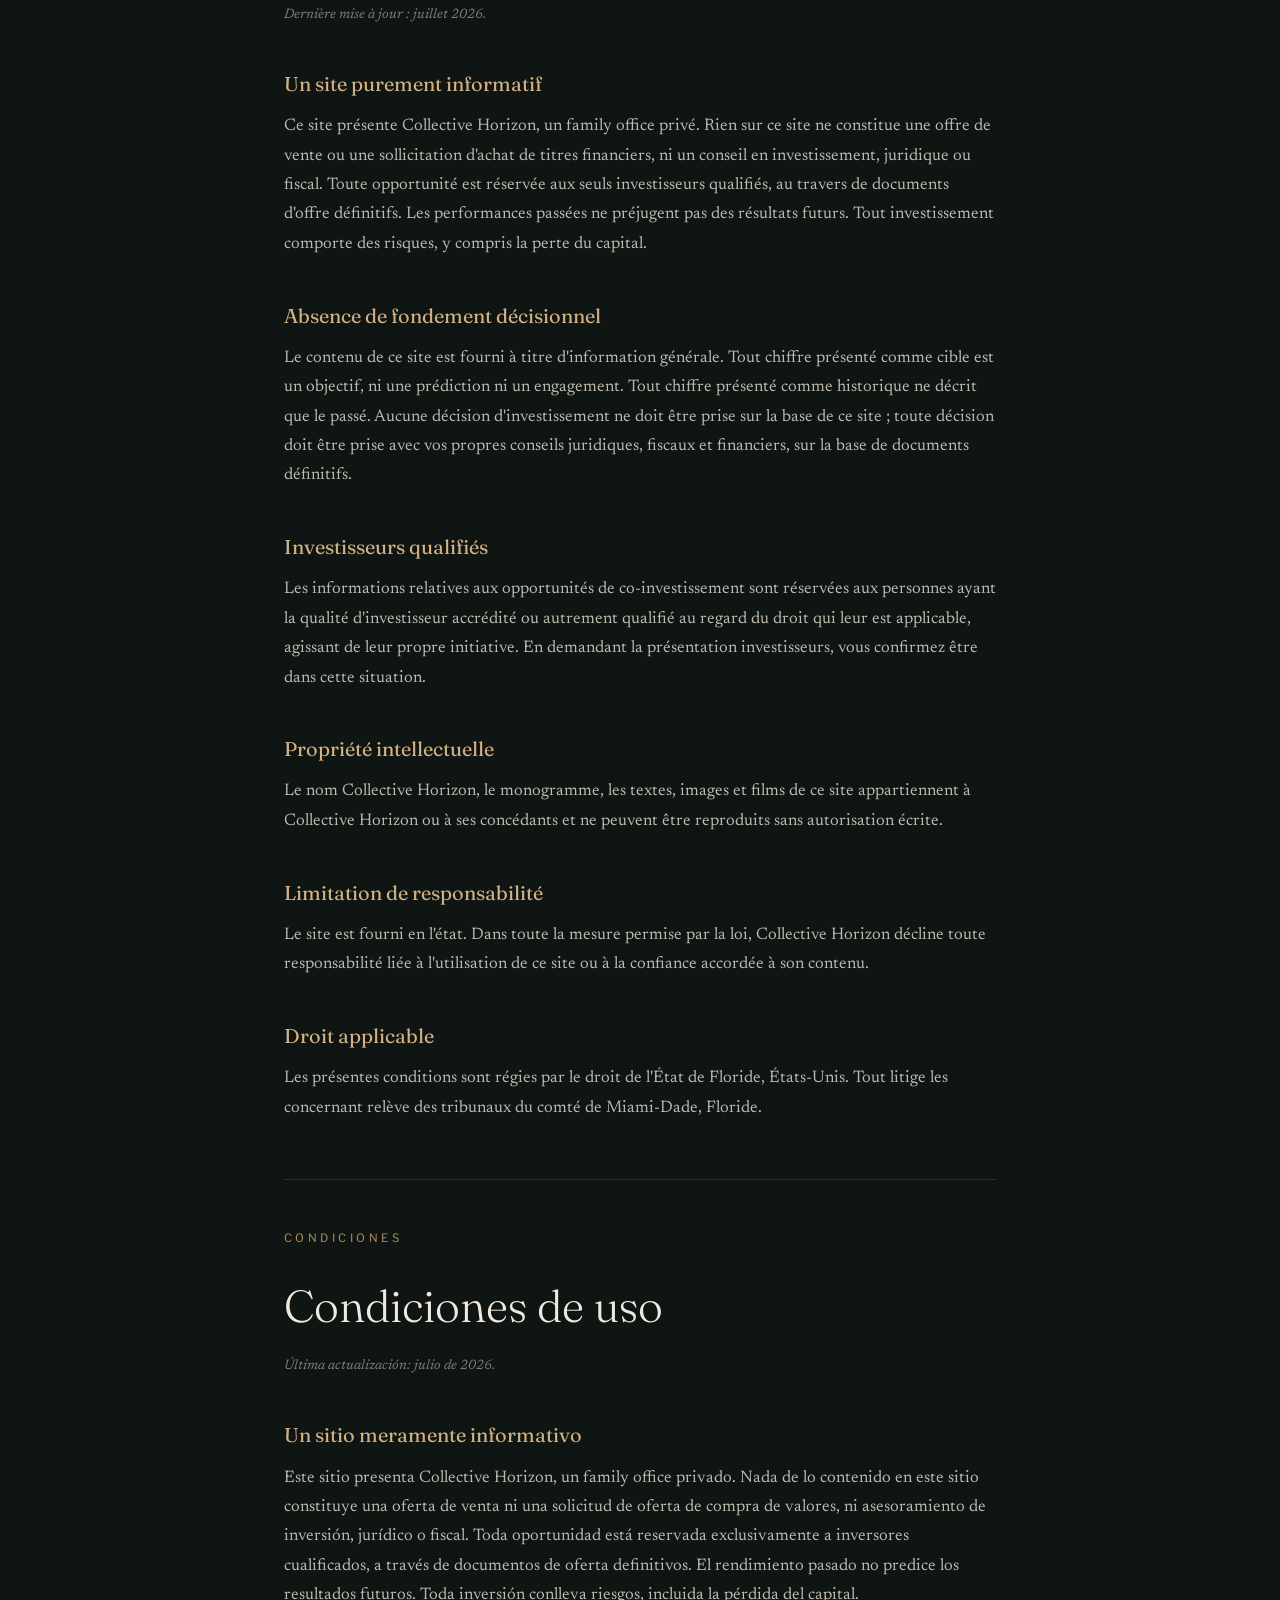
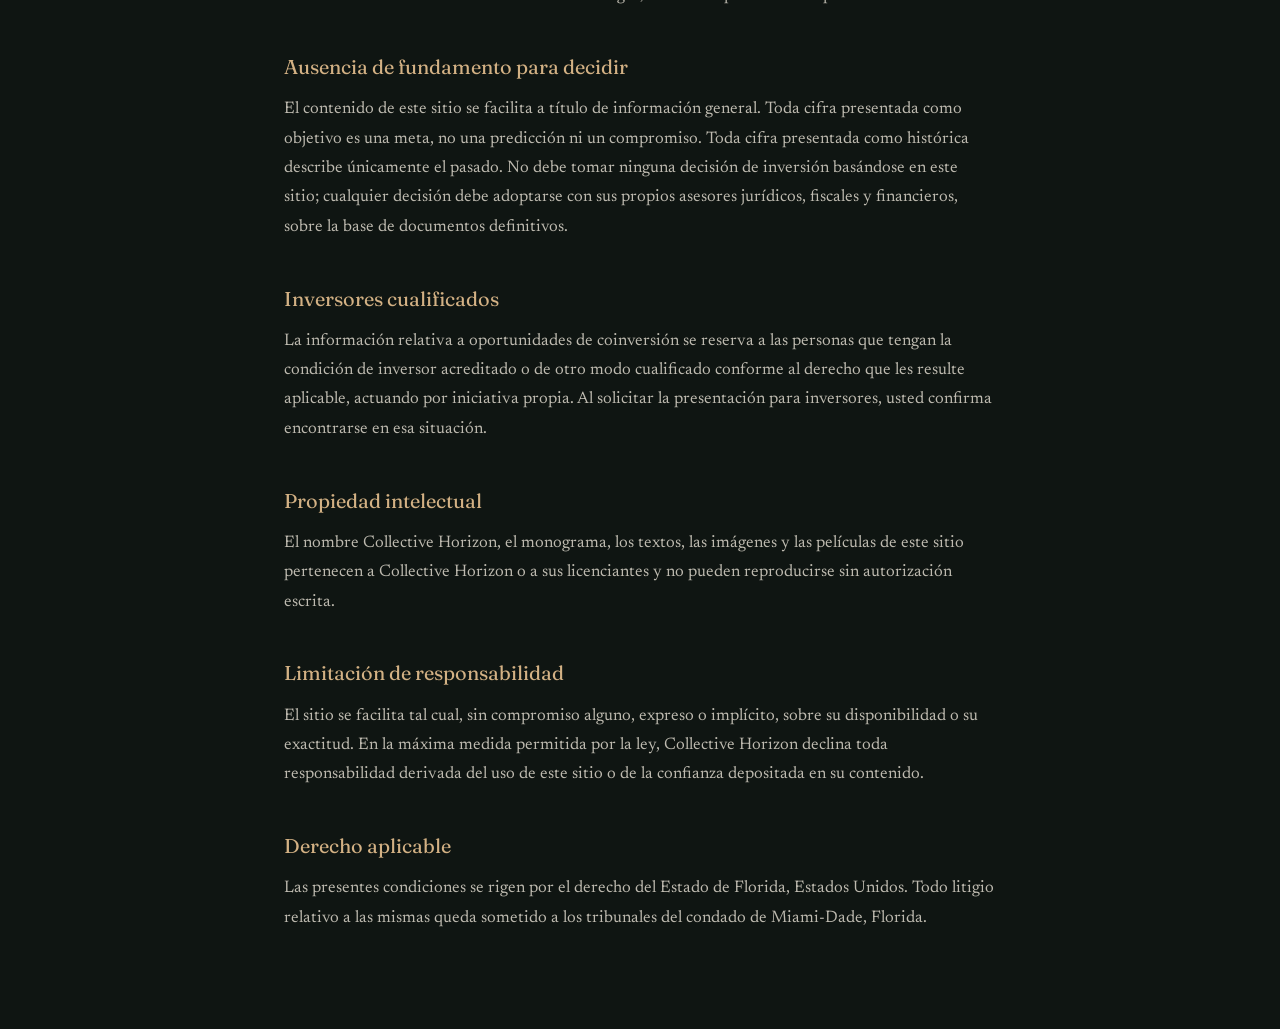
<file: terms.html>
<!DOCTYPE html>
<html lang="en">
<head>
<meta charset="utf-8">
<meta name="viewport" content="width=device-width, initial-scale=1">
<title>Terms. Collective Horizon.</title>
<meta name="description" content="Terms of use of the Collective Horizon website.">
<link rel="canonical" href="https://collectivehorizon.capital/terms.html">
<link rel="icon" href="assets/favicon.svg" type="image/svg+xml">
<meta name="theme-color" content="#0f1512">
<link rel="preconnect" href="https://fonts.googleapis.com">
<link rel="preconnect" href="https://fonts.gstatic.com" crossorigin>
<link href="https://fonts.googleapis.com/css2?family=Fraunces:opsz,wght@9..144,300;9..144,400&family=Newsreader:opsz,wght@6..72,300;6..72,400&family=Libre+Franklin:wght@400;500&display=swap" rel="stylesheet">
<style>
*{margin:0;padding:0;box-sizing:border-box}
body{background:#0f1512;color:#f0e9dc;font-family:"Newsreader",Georgia,serif;line-height:1.75;font-size:1.05rem}
.wrap{max-width:760px;margin:0 auto;padding:7rem 1.5rem 5rem}
a{color:#d3b184;text-decoration:none}
a:hover{border-bottom:1px solid rgba(176,141,87,.4)}
h1{font-family:"Fraunces",Georgia,serif;font-weight:300;font-size:clamp(1.9rem,4vw,2.8rem);margin-bottom:.6rem}
h2{font-family:"Fraunces",Georgia,serif;font-weight:400;font-size:1.25rem;margin:2.4rem 0 .7rem;color:#d3b184}
p{color:rgba(240,233,220,.78);margin-bottom:1rem}
.kicker{font-family:"Libre Franklin",sans-serif;font-size:.72rem;letter-spacing:.3em;text-transform:uppercase;color:#b08d57;margin-bottom:1.2rem}
.back{display:inline-block;font-family:"Libre Franklin",sans-serif;font-size:.75rem;letter-spacing:.14em;text-transform:uppercase;margin-bottom:3rem}
.lang-block{border-top:1px solid rgba(176,141,87,.22);margin-top:3.5rem;padding-top:3rem}
.small{font-size:.85rem;font-style:italic;color:rgba(240,233,220,.5)}
</style>
</head>
<body>
<div class="wrap">
  <a class="back" href="index.html">&larr; Collective Horizon</a>

  <p class="kicker">Terms</p>
  <h1>Terms of use</h1>
  <p class="small">Last updated: July 2026.</p>

  <h2>Informational site only</h2>
  <p>This website presents Collective Horizon, a private family office. Nothing on this site constitutes an offer to sell or a solicitation of an offer to buy any security, nor investment, legal or tax advice. Any opportunity is available only to qualified investors, through definitive offering documents. Past performance does not predict future results. All investments involve risk, including loss of capital.</p>

  <h2>No reliance</h2>
  <p>Content on this site is provided for general information. Any figure presented as a target is an objective, not a prediction and not a commitment. Any figure presented as historical describes the past only. You should not make any investment decision on the basis of this site, and any decision should be made with your own legal, tax and financial advisers, on the basis of definitive documents.</p>

  <h2>Qualified investors</h2>
  <p>Information about co-investment opportunities is reserved for persons who qualify as accredited or otherwise qualified investors under the laws applicable to them, acting at their own initiative. By requesting the investor presentation you confirm that this describes you.</p>

  <h2>Intellectual property</h2>
  <p>The Collective Horizon name, monogram, texts, images and films on this site belong to Collective Horizon or its licensors and may not be reproduced without written permission.</p>

  <h2>Limitation of liability</h2>
  <p>The site is provided as is, without warranty of any kind. To the fullest extent permitted by law, Collective Horizon accepts no liability arising from the use of this site or from reliance on its content.</p>

  <h2>Governing law</h2>
  <p>These terms are governed by the laws of the State of Florida, United States. Any dispute relating to them is subject to the courts of Miami-Dade County, Florida.</p>

  <div class="lang-block" lang="fr">
    <p class="kicker">Conditions</p>
    <h1>Conditions d'utilisation</h1>
    <p class="small">Dernière mise à jour : juillet 2026.</p>

    <h2>Un site purement informatif</h2>
    <p>Ce site présente Collective Horizon, un family office privé. Rien sur ce site ne constitue une offre de vente ou une sollicitation d'achat de titres financiers, ni un conseil en investissement, juridique ou fiscal. Toute opportunité est réservée aux seuls investisseurs qualifiés, au travers de documents d'offre définitifs. Les performances passées ne préjugent pas des résultats futurs. Tout investissement comporte des risques, y compris la perte du capital.</p>

    <h2>Absence de fondement décisionnel</h2>
    <p>Le contenu de ce site est fourni à titre d'information générale. Tout chiffre présenté comme cible est un objectif, ni une prédiction ni un engagement. Tout chiffre présenté comme historique ne décrit que le passé. Aucune décision d'investissement ne doit être prise sur la base de ce site ; toute décision doit être prise avec vos propres conseils juridiques, fiscaux et financiers, sur la base de documents définitifs.</p>

    <h2>Investisseurs qualifiés</h2>
    <p>Les informations relatives aux opportunités de co-investissement sont réservées aux personnes ayant la qualité d'investisseur accrédité ou autrement qualifié au regard du droit qui leur est applicable, agissant de leur propre initiative. En demandant la présentation investisseurs, vous confirmez être dans cette situation.</p>

    <h2>Propriété intellectuelle</h2>
    <p>Le nom Collective Horizon, le monogramme, les textes, images et films de ce site appartiennent à Collective Horizon ou à ses concédants et ne peuvent être reproduits sans autorisation écrite.</p>

    <h2>Limitation de responsabilité</h2>
    <p>Le site est fourni en l'état. Dans toute la mesure permise par la loi, Collective Horizon décline toute responsabilité liée à l'utilisation de ce site ou à la confiance accordée à son contenu.</p>

    <h2>Droit applicable</h2>
    <p>Les présentes conditions sont régies par le droit de l'État de Floride, États-Unis. Tout litige les concernant relève des tribunaux du comté de Miami-Dade, Floride.</p>
  </div>

  <div class="lang-block" lang="es">
    <p class="kicker">Condiciones</p>
    <h1>Condiciones de uso</h1>
    <p class="small">Última actualización: julio de 2026.</p>

    <h2>Un sitio meramente informativo</h2>
    <p>Este sitio presenta Collective Horizon, un family office privado. Nada de lo contenido en este sitio constituye una oferta de venta ni una solicitud de oferta de compra de valores, ni asesoramiento de inversión, jurídico o fiscal. Toda oportunidad está reservada exclusivamente a inversores cualificados, a través de documentos de oferta definitivos. El rendimiento pasado no predice los resultados futuros. Toda inversión conlleva riesgos, incluida la pérdida del capital.</p>

    <h2>Ausencia de fundamento para decidir</h2>
    <p>El contenido de este sitio se facilita a título de información general. Toda cifra presentada como objetivo es una meta, no una predicción ni un compromiso. Toda cifra presentada como histórica describe únicamente el pasado. No debe tomar ninguna decisión de inversión basándose en este sitio; cualquier decisión debe adoptarse con sus propios asesores jurídicos, fiscales y financieros, sobre la base de documentos definitivos.</p>

    <h2>Inversores cualificados</h2>
    <p>La información relativa a oportunidades de coinversión se reserva a las personas que tengan la condición de inversor acreditado o de otro modo cualificado conforme al derecho que les resulte aplicable, actuando por iniciativa propia. Al solicitar la presentación para inversores, usted confirma encontrarse en esa situación.</p>

    <h2>Propiedad intelectual</h2>
    <p>El nombre Collective Horizon, el monograma, los textos, las imágenes y las películas de este sitio pertenecen a Collective Horizon o a sus licenciantes y no pueden reproducirse sin autorización escrita.</p>

    <h2>Limitación de responsabilidad</h2>
    <p>El sitio se facilita tal cual, sin compromiso alguno, expreso o implícito, sobre su disponibilidad o su exactitud. En la máxima medida permitida por la ley, Collective Horizon declina toda responsabilidad derivada del uso de este sitio o de la confianza depositada en su contenido.</p>

    <h2>Derecho aplicable</h2>
    <p>Las presentes condiciones se rigen por el derecho del Estado de Florida, Estados Unidos. Todo litigio relativo a las mismas queda sometido a los tribunales del condado de Miami-Dade, Florida.</p>
  </div>
</div>
</body>
</html>
</file>
<file: src/styles.css>
/* Collective Horizon. Light institutional palette, private bank register.
   Variable names kept from the dark build so the HTML contract is unchanged:
   --cream is now the INK (near black), --bg is the paper. No em or en dash. */
:root{
  --bg:#ffffff;
  --bg-2:#f7f5f0;
  --panel:#ffffff;
  --panel-2:#faf8f4;
  --line:rgba(138,109,63,.35);
  --line-soft:#e7e2d8;
  --brass:#8a6d3f;
  --brass-hi:#6d5430;
  --cream:#20241f;
  --cream-dim:rgba(32,36,31,.74);
  --cream-faint:rgba(32,36,31,.55);
  --paper-light:#f4efe6;
  --serif-d:"Fraunces",Georgia,serif;
  --serif-b:"Newsreader",Georgia,serif;
  --sans:"Libre Franklin",system-ui,sans-serif;
  --pad:clamp(1.25rem,4vw,4rem);
  --radius:4px;
  --header-h:76px;
}
*{margin:0;padding:0;box-sizing:border-box}
html{scroll-behavior:smooth}
html,body{overflow-x:clip}
body{
  background:var(--bg);color:var(--cream);
  font-family:var(--serif-b);
  font-size:clamp(1.02rem,1.3vw,1.15rem);line-height:1.7;
  -webkit-font-smoothing:antialiased;text-rendering:optimizeLegibility;
}
section{overflow:visible;overflow:clip;scroll-margin-top:var(--header-h)}
img,video{max-width:100%;display:block}
a{color:inherit;text-decoration:none}
button{font:inherit;color:inherit;background:none;border:none;cursor:pointer}
:focus-visible{outline:2px solid var(--brass-hi);outline-offset:3px}
::selection{background:rgba(138,109,63,.22)}

.wrap{max-width:1200px;margin:0 auto;padding-left:var(--pad);padding-right:var(--pad)}
.kicker{
  font-family:var(--sans);font-size:clamp(.7rem,.85vw,.78rem);font-weight:600;
  letter-spacing:.3em;text-transform:uppercase;color:var(--brass);
}
h1,h2,h3{font-family:var(--serif-d);font-weight:300;letter-spacing:.005em}
h2{font-size:clamp(1.7rem,3.4vw,2.6rem);line-height:1.16;margin:.9rem 0 1.1rem}
h3{font-size:clamp(1.15rem,1.7vw,1.4rem);font-weight:400}
.lead{color:var(--cream-dim);max-width:46rem}

/* Buttons: square, quiet, bank-grade */
.btn{
  display:inline-flex;align-items:center;justify-content:center;gap:.6rem;
  min-height:50px;padding:.8rem 1.9rem;border-radius:var(--radius);
  font-family:var(--sans);font-size:.78rem;font-weight:600;
  letter-spacing:.16em;text-transform:uppercase;
  transition:background .25s ease,color .25s ease,border-color .25s ease;
  text-align:center;
}
.btn-solid{background:var(--cream);color:#ffffff}
.btn-solid:hover{background:var(--brass-hi)}
.btn-ghost{border:1px solid var(--cream);color:var(--cream)}
.btn-ghost:hover{border-color:var(--brass-hi);color:var(--brass-hi)}
.btn-text{font-family:var(--sans);font-size:.78rem;letter-spacing:.14em;text-transform:uppercase;color:var(--brass-hi)}
.btn-text:hover{color:var(--cream)}

/* Header: white, hairline */
.site-header{
  position:fixed;inset-inline:0;top:0;z-index:60;height:var(--header-h);
  display:flex;align-items:center;background:rgba(255,255,255,.92);
  backdrop-filter:blur(10px);border-bottom:1px solid transparent;
  transition:border-color .35s ease,box-shadow .35s ease;
}
body.scrolled .site-header{border-bottom-color:var(--line-soft);box-shadow:0 1px 12px rgba(32,36,31,.05)}
.header-in{width:100%;max-width:1360px;margin:0 auto;padding:0 clamp(1rem,3vw,2.2rem);display:flex;align-items:center;gap:1.2rem}
.brand{display:flex;align-items:center;gap:.7rem;font-family:var(--sans);font-size:.82rem;letter-spacing:.26em;font-weight:600;color:var(--cream)}
.brand .mono{
  width:38px;height:38px;border:1px solid var(--brass);border-radius:2px;flex:none;
  display:grid;place-items:center;font-family:var(--serif-d);font-size:.85rem;letter-spacing:.06em;color:var(--brass-hi);
}
.main-nav{display:flex;gap:1.6rem;margin-inline-start:auto}
.main-nav a{font-family:var(--sans);font-size:.76rem;letter-spacing:.14em;text-transform:uppercase;color:var(--cream-dim);padding:.4rem 0;position:relative}
.main-nav a::after{content:"";position:absolute;left:0;bottom:0;width:0;height:1px;background:var(--brass);transition:width .3s ease}
.main-nav a:hover{color:var(--cream)}
.main-nav a:hover::after{width:100%}
.lang-nav{display:flex;align-items:center;gap:.45rem;font-family:var(--sans);font-size:.74rem;letter-spacing:.1em;color:var(--cream-faint)}
.lang-nav button{padding:.35rem .2rem;color:var(--cream-faint)}
.lang-nav button[aria-pressed="true"]{color:var(--brass-hi);font-weight:600}
.lang-nav button:hover{color:var(--cream)}
.header-cta{white-space:nowrap;min-height:44px;padding:.6rem 1.4rem}
.burger{display:none;width:44px;height:44px;border:1px solid var(--line-soft);border-radius:var(--radius);place-items:center}
.burger span{display:block;width:18px;height:1.5px;background:var(--cream);position:relative}
.burger span::before,.burger span::after{content:"";position:absolute;left:0;width:18px;height:1.5px;background:var(--cream)}
.burger span::before{top:-6px}.burger span::after{top:6px}

/* Hero: split, white, the model house framed on the right */
.hero{padding-top:calc(var(--header-h) + clamp(2.5rem,7vh,5rem));padding-bottom:clamp(3rem,7vh,5rem)}
.hero .wrap{display:grid;grid-template-columns:1.05fr .95fr;gap:clamp(2rem,5vw,4.5rem);align-items:center}
.hero h1{
  font-size:clamp(2.1rem,4.6vw,3.7rem);line-height:1.12;max-width:18ch;
  text-wrap:balance;margin:1.1rem 0 1.3rem;
}
.hero .lead{font-size:clamp(1.05rem,1.4vw,1.22rem);max-width:38rem}
.hero-promise{font-family:var(--serif-d);font-size:clamp(1.05rem,1.5vw,1.3rem);color:var(--brass-hi);margin-top:1.1rem;border-inline-start:2px solid var(--brass);padding-inline-start:.9rem}
.hero-ctas{display:flex;flex-wrap:wrap;gap:.9rem;margin-top:2rem}
.hero-frame{position:relative;border:1px solid var(--line-soft);border-radius:var(--radius);overflow:hidden;background:var(--bg-2)}
.hero-frame video,.hero-frame img{width:100%;height:100%;object-fit:cover;aspect-ratio:4/3}
.scroll-hint{display:none}

/* Sections rhythm */
.section{padding-block:clamp(4rem,9vh,7rem)}
.section,.trust,.final{content-visibility:auto;contain-intrinsic-size:auto 720px}
.section-head{max-width:56rem;margin-bottom:clamp(2rem,5vh,3.2rem)}

/* Steps */
.steps{display:grid;grid-template-columns:repeat(3,1fr);gap:1.1rem}
.step{
  background:var(--panel);border:1px solid var(--line-soft);border-radius:var(--radius);
  padding:clamp(1.4rem,2.4vw,2.2rem);
  transition:border-color .3s ease,box-shadow .3s ease;
}
.step:hover{border-color:var(--line);box-shadow:0 10px 30px rgba(32,36,31,.06)}
.step .num{font-family:var(--serif-d);font-size:2rem;color:var(--brass);line-height:1}
.step h3{margin:.9rem 0 .6rem}
.step p{color:var(--cream-dim);font-size:.98em}

/* Trust strip */
.trust{border-block:1px solid var(--line-soft);background:var(--bg-2)}
.trust-grid{display:grid;grid-template-columns:repeat(4,1fr);gap:1rem;padding-block:clamp(2rem,4vh,3rem)}
.trust-item{padding:.4rem .2rem}
.trust-item b{display:block;font-family:var(--sans);font-size:.78rem;font-weight:600;letter-spacing:.08em;text-transform:uppercase;color:var(--brass-hi);margin-bottom:.35rem}
.trust-item span{color:var(--cream-dim);font-size:.94em}

/* Strategies: photo panels keep a dark base, so their text stays light */
.strats{display:grid;grid-template-columns:1fr 1fr;gap:1.1rem}
.strat{
  position:relative;border-radius:var(--radius);overflow:hidden;
  border:1px solid var(--line-soft);min-height:420px;display:flex;align-items:flex-end;
}
.strat .media{position:absolute;inset:0}
.strat .media video,.strat .media img{width:100%;height:100%;object-fit:cover;transition:transform 1.2s ease}
.strat:hover .media video,.strat:hover .media img{transform:scale(1.04)}
.strat .media::after{content:"";position:absolute;inset:0;background:linear-gradient(180deg,rgba(18,22,18,.08) 30%,rgba(18,22,18,.82) 100%)}
.strat .body{position:relative;z-index:2;padding:clamp(1.4rem,2.4vw,2.2rem);color:var(--paper-light)}
.strat .tag{
  display:inline-block;font-family:var(--sans);font-size:.66rem;letter-spacing:.24em;text-transform:uppercase;
  color:#e8d9bd;border:1px solid rgba(232,217,189,.5);border-radius:2px;padding:.35rem .9rem;margin-bottom:.9rem;
}
.strat h3{font-size:clamp(1.3rem,2vw,1.7rem);color:var(--paper-light)}
.strat p{color:rgba(244,239,230,.82);margin-top:.5rem;max-width:34rem;font-size:.96em}

/* Houses */
.houses{display:grid;grid-template-columns:repeat(3,1fr);gap:1.1rem}
.house{
  cursor:pointer;text-align:start;display:flex;flex-direction:column;border-radius:var(--radius);overflow:hidden;
  background:var(--panel);border:1px solid var(--line-soft);
  transition:border-color .3s ease,box-shadow .3s ease;
}
.house:hover{border-color:var(--line);box-shadow:0 16px 44px rgba(32,36,31,.10)}
.house .photo{position:relative;aspect-ratio:16/10;overflow:hidden}
.house .photo img{width:100%;height:100%;object-fit:cover;transition:transform .9s ease}
.house:hover .photo img{transform:scale(1.05)}
.house .phototag{
  position:absolute;top:.9rem;inset-inline-start:.9rem;
  font-family:var(--sans);font-size:.62rem;letter-spacing:.2em;text-transform:uppercase;
  background:rgba(255,255,255,.92);color:var(--brass-hi);
  border:1px solid var(--line-soft);border-radius:2px;padding:.35rem .8rem;
}
.house .body{padding:1.3rem 1.3rem 1.5rem;display:flex;flex-direction:column;gap:.9rem;flex:1}
.house h3{font-size:1.18rem}
.house .city{font-family:var(--sans);font-size:.74rem;letter-spacing:.09em;text-transform:uppercase;color:var(--cream-faint);margin-top:.25rem;display:block}
.house .figs{width:100%;border-collapse:collapse;font-size:.92em}
.house .figs td{padding:.42rem 0;border-bottom:1px solid var(--line-soft);color:var(--cream-dim)}
.house .figs td:last-child{text-align:end;color:var(--cream);font-variant-numeric:tabular-nums;white-space:nowrap}
.house .figs tr:last-child td{border-bottom:none}
.house .sample{font-family:var(--sans);font-size:.66rem;letter-spacing:.07em;text-transform:uppercase;color:var(--cream-faint)}
.house .more{
  margin-top:auto;display:flex;align-items:center;justify-content:space-between;
  font-family:var(--sans);font-size:.76rem;font-weight:600;letter-spacing:.14em;text-transform:uppercase;color:var(--brass-hi);
  border-top:1px solid var(--line-soft);padding-top:1rem;
}
.house .more .arrow{transition:transform .3s ease}
.house:hover .more .arrow{transform:translateX(6px)}

/* Method */
.method-grid{display:grid;grid-template-columns:repeat(4,1fr);gap:1.1rem;counter-reset:m}
.mstep{position:relative;padding:1.6rem 1.4rem;border-radius:var(--radius);background:var(--bg-2);border:1px solid var(--line-soft)}
.mstep::before{
  counter-increment:m;content:"0" counter(m);
  font-family:var(--serif-d);font-size:1rem;color:var(--brass);
  display:inline-block;border:1px solid var(--line);border-radius:2px;padding:.3rem .7rem;margin-bottom:1rem;
}
.mstep h3{font-size:1.1rem;margin-bottom:.5rem}
.mstep p{color:var(--cream-dim);font-size:.94em}

/* Founder */
.founder{display:grid;grid-template-columns:.9fr 1.4fr;gap:clamp(1.5rem,4vw,4rem);align-items:center}
.founder .card{
  border:1px solid var(--line-soft);border-radius:var(--radius);padding:clamp(1.8rem,3vw,2.6rem);
  background:var(--bg-2);text-align:center;
}
.founder .card .mono{width:64px;height:64px;margin:0 auto 1.2rem;border:1px solid var(--brass);border-radius:2px;display:grid;place-items:center;font-family:var(--serif-d);font-size:1.3rem;color:var(--brass-hi)}
.founder .card .name{font-family:var(--serif-d);font-size:1.35rem}
.founder .card .role{font-family:var(--sans);font-size:.7rem;letter-spacing:.2em;text-transform:uppercase;color:var(--cream-faint);margin-top:.5rem}
.founder blockquote{font-size:clamp(1.15rem,1.8vw,1.5rem);font-style:italic;line-height:1.55;color:var(--cream-dim)}

/* FAQ */
.faq{max-width:800px}
.faq details{border-bottom:1px solid var(--line-soft)}
.faq summary{
  list-style:none;cursor:pointer;display:flex;justify-content:space-between;align-items:center;gap:1rem;
  padding:1.15rem .2rem;font-family:var(--serif-d);font-size:clamp(1.05rem,1.5vw,1.25rem);
  transition:color .25s ease;
}
.faq summary::-webkit-details-marker{display:none}
.faq summary:hover{color:var(--brass-hi)}
.faq summary .ind{flex:none;width:26px;height:26px;border:1px solid var(--line);border-radius:50%;display:grid;place-items:center;font-family:var(--sans);font-size:.9rem;color:var(--brass-hi);transition:transform .3s ease}
.faq details[open] summary .ind{transform:rotate(45deg)}
.faq .a{padding:0 .2rem 1.3rem;color:var(--cream-dim);max-width:60ch}

/* Final band: night photo, light text kept explicitly */
.final{position:relative;min-height:56vh;display:flex;align-items:center;text-align:center}
.final .bg{position:absolute;inset:0}
.final .bg img{width:100%;height:100%;object-fit:cover}
.final .bg::after{content:"";position:absolute;inset:0;background:linear-gradient(180deg,var(--bg) 0%,rgba(16,20,16,.55) 26%,rgba(16,20,16,.78) 100%)}
.final .inner{position:relative;z-index:2;width:100%;color:var(--paper-light)}
.final .kicker{color:#e8d9bd}
.final h2{max-width:22ch;margin-inline:auto;color:var(--paper-light)}
.final .lead{margin:0 auto 2.2rem;color:rgba(244,239,230,.85)}
.final .hero-ctas{justify-content:center}
.final .btn-solid{background:var(--paper-light);color:#20241f}
.final .btn-solid:hover{background:#e8d9bd}
.final .btn-ghost{border-color:rgba(244,239,230,.7);color:var(--paper-light)}
.final .btn-ghost:hover{border-color:#e8d9bd;color:#e8d9bd}

/* Footer */
footer{border-top:1px solid var(--line-soft);background:var(--bg-2)}
.foot-in{display:flex;flex-wrap:wrap;gap:1.5rem;align-items:center;justify-content:space-between;padding-block:2.2rem}
.foot-links{display:flex;gap:1.4rem;font-family:var(--sans);font-size:.74rem;letter-spacing:.12em;text-transform:uppercase;color:var(--cream-faint)}
.foot-links a:hover{color:var(--brass-hi)}
.copy{font-family:var(--sans);font-size:.74rem;color:var(--cream-faint)}
.disclaimer{border-top:1px solid var(--line-soft);padding-block:1.6rem 2.4rem}
.disclaimer p{font-size:.82rem;font-style:italic;color:var(--cream-faint);max-width:70rem}

/* Dialogs */
dialog{
  border:1px solid var(--line-soft);border-radius:var(--radius);
  background:var(--panel);color:var(--cream);
  width:min(720px,calc(100vw - 2rem));max-height:calc(100dvh - 3rem);
  padding:0;margin:auto;box-shadow:0 30px 80px rgba(20,22,18,.25);
}
dialog::backdrop{background:rgba(32,36,31,.45);backdrop-filter:blur(4px)}
.dlg-scroll{overflow-y:auto;max-height:calc(100dvh - 3rem)}
.dlg-close{
  position:absolute;top:.9rem;inset-inline-end:.9rem;z-index:5;
  width:42px;height:42px;border-radius:50%;
  background:rgba(255,255,255,.92);border:1px solid var(--line-soft);
  display:grid;place-items:center;font-size:1.15rem;line-height:1;color:var(--cream);
}
.dlg-close:hover{color:var(--brass-hi);border-color:var(--brass)}
.dlg-banner{position:relative;aspect-ratio:16/7;overflow:hidden}
.dlg-banner img{width:100%;height:100%;object-fit:cover}
.dlg-banner::after{content:"";position:absolute;inset:0;background:linear-gradient(180deg,transparent 55%,var(--panel) 100%)}
.dlg-body{padding:clamp(1.4rem,3vw,2.4rem)}
.dlg-body h3{font-size:clamp(1.4rem,2.4vw,1.9rem);margin:.4rem 0 .2rem}
.dlg-body .city{font-family:var(--sans);font-size:.74rem;letter-spacing:.12em;text-transform:uppercase;color:var(--cream-faint)}
.dlg-sec{margin-top:1.8rem}
.dlg-sec h4{font-family:var(--sans);font-size:.7rem;font-weight:600;letter-spacing:.24em;text-transform:uppercase;color:var(--brass);margin-bottom:.7rem}
.dlg-table{width:100%;border-collapse:collapse;font-size:.96em}
.dlg-table td{padding:.55rem 0;border-bottom:1px solid var(--line-soft);color:var(--cream-dim)}
.dlg-table td:last-child{text-align:end;color:var(--cream);font-variant-numeric:tabular-nums;white-space:nowrap}
.dlg-table tr.hl td{color:var(--brass-hi);border-bottom-color:var(--line)}
.dlg-sec p,.dlg-sec li{color:var(--cream-dim);font-size:.97em}
.dlg-sec ul{padding-inline-start:1.2rem;display:grid;gap:.4rem}
.dlg-cta{margin-top:2rem;display:flex;flex-direction:column;gap:.8rem;align-items:flex-start}
.dlg-note{font-size:.8rem;font-style:italic;color:var(--cream-faint)}

/* Lead form */
.lead-dlg{width:min(560px,calc(100vw - 2rem))}
.lead-body{padding:clamp(1.6rem,3vw,2.4rem)}
.lead-body h3{font-size:clamp(1.35rem,2.2vw,1.7rem);margin:.5rem 0 .4rem}
.lead-body>p{color:var(--cream-dim);font-size:.95em;margin-bottom:1.4rem}
.field{margin-bottom:1.05rem}
.field label{display:block;font-family:var(--sans);font-size:.68rem;font-weight:600;letter-spacing:.18em;text-transform:uppercase;color:var(--cream-faint);margin-bottom:.4rem}
.field input,.field select{
  width:100%;min-height:48px;padding:.6rem .9rem;border-radius:var(--radius);
  background:var(--bg);border:1px solid var(--line-soft);color:var(--cream);
  font-family:var(--serif-b);font-size:1rem;
}
.field input:focus,.field select:focus{outline:none;border-color:var(--brass)}
.field input[aria-invalid="true"]{border-color:#b0442f}
.acc{display:flex;gap:.7rem;align-items:flex-start;margin:1.2rem 0;padding:.9rem;border:1px solid var(--line-soft);border-radius:var(--radius);background:var(--bg-2)}
.acc.invalid{border-color:#b0442f}
.acc input{width:19px;height:19px;margin-top:.2rem;accent-color:var(--brass);flex:none}
.acc label{font-size:.88em;color:var(--cream-dim);cursor:pointer}
.err-line{display:none;color:#b0442f;font-size:.88em;margin-bottom:.9rem}
.err-line.show{display:block}
.form-ok{display:none;text-align:center;padding:2.4rem 0 1.4rem}
.form-ok.show{display:block}
.form-ok .tick{width:56px;height:56px;margin:0 auto 1.1rem;border:1px solid var(--brass);border-radius:50%;display:grid;place-items:center;color:var(--brass-hi);font-size:1.4rem}
form.hidden{display:none}

/* Mobile CTA bar */
.mobile-cta{
  position:fixed;inset-inline:0;bottom:0;z-index:55;display:none;
  padding:.7rem clamp(1rem,4vw,1.4rem) calc(.7rem + env(safe-area-inset-bottom));
  background:rgba(255,255,255,.94);backdrop-filter:blur(12px);border-top:1px solid var(--line-soft);
  transform:translateY(110%);transition:transform .4s ease;
}
body.past-hero .mobile-cta{transform:translateY(0)}
body.dlg-open .mobile-cta{transform:translateY(110%)}
.mobile-cta .btn{width:100%}

/* Menu dialog */
.menu-dlg{width:min(420px,calc(100vw - 2rem));background:var(--bg)}
.menu-body{padding:2.2rem 1.8rem;display:grid;gap:.4rem}
.menu-body a{font-family:var(--serif-d);font-size:1.5rem;padding:.55rem 0;border-bottom:1px solid var(--line-soft)}
.menu-body a:hover{color:var(--brass-hi)}
.menu-body .btn{margin-top:1.4rem}

/* Reveal animations */
.reveal{opacity:0;transform:translateY(22px);transition:opacity .7s ease,transform .7s ease}
.reveal.in{opacity:1;transform:none}
.reveal.d1{transition-delay:.08s}.reveal.d2{transition-delay:.16s}.reveal.d3{transition-delay:.24s}

@media (prefers-reduced-motion:reduce){
  html{scroll-behavior:auto}
  .reveal{opacity:1;transform:none;transition:none}
  *{transition-duration:.01ms !important;animation-duration:.01ms !important}
}

/* Prospectus pages: photo header keeps light text over the image */
.pr-hero{position:relative;min-height:56svh;display:flex;align-items:flex-end}
.pr-hero .media{position:absolute;inset:0}
.pr-hero .media img{width:100%;height:100%;object-fit:cover}
.pr-hero .media::after{content:"";position:absolute;inset:0;background:linear-gradient(180deg,rgba(16,20,16,.42) 0%,rgba(16,20,16,.08) 42%,rgba(16,20,16,.55) 80%,rgba(16,20,16,.72) 100%)}
.pr-hero .inner{position:relative;z-index:2;width:100%;padding-top:calc(var(--header-h) + 3rem);padding-bottom:clamp(2rem,5vh,3.4rem);color:var(--paper-light)}
.pr-hero .kicker{color:#e8d9bd}
.pr-hero h1{font-size:clamp(1.9rem,4.6vw,3.3rem);line-height:1.12;max-width:20ch;margin:.8rem 0 .5rem;color:var(--paper-light)}
.pr-hero .city{font-family:var(--sans);font-size:.78rem;letter-spacing:.14em;text-transform:uppercase;color:rgba(244,239,230,.8)}
.offer{background:var(--bg-2);border-block:1px solid var(--line-soft)}
.offer-grid{display:grid;grid-template-columns:repeat(4,1fr);gap:1rem;padding-block:clamp(1.8rem,4vh,2.8rem)}
.offer-tile{border:1px solid var(--line-soft);border-radius:var(--radius);padding:1.2rem 1.3rem;background:var(--panel)}
.offer-tile b{display:block;font-family:var(--sans);font-size:.66rem;font-weight:600;letter-spacing:.2em;text-transform:uppercase;color:var(--brass);margin-bottom:.45rem}
.offer-tile span{font-family:var(--serif-d);font-size:clamp(1.3rem,2.2vw,1.8rem);color:var(--cream)}
.offer-note{padding-bottom:1.8rem;color:var(--cream-faint);font-size:.85rem;font-style:italic;max-width:60rem}
.pr-cta-row{display:flex;flex-wrap:wrap;gap:.9rem;margin-top:1.6rem}
.waterfall{counter-reset:w;display:grid;gap:.7rem;max-width:46rem}
.waterfall li{list-style:none;display:flex;gap:1rem;align-items:flex-start;border:1px solid var(--line-soft);border-radius:var(--radius);padding:.95rem 1.1rem;background:var(--panel);color:var(--cream-dim)}
.waterfall li::before{counter-increment:w;content:counter(w);flex:none;width:30px;height:30px;border:1px solid var(--brass);border-radius:50%;display:grid;place-items:center;font-family:var(--serif-d);color:var(--brass-hi)}
.pr-table{width:100%;max-width:46rem;border-collapse:collapse;font-size:.98em}
.pr-table td,.pr-table th{padding:.6rem 0;border-bottom:1px solid var(--line-soft);color:var(--cream-dim);text-align:start}
.pr-table td:last-child,.pr-table th:last-child{text-align:end;color:var(--cream);font-variant-numeric:tabular-nums;white-space:nowrap}
.pr-table th{font-family:var(--sans);font-size:.68rem;font-weight:600;letter-spacing:.18em;text-transform:uppercase;color:var(--brass)}
.pr-table tr.hl td{color:var(--brass-hi);border-bottom-color:var(--line)}
.pr-note{font-size:.85rem;font-style:italic;color:var(--cream-faint);max-width:60rem;margin-top:1rem}

/* Responsive */
@media (max-width:1020px){
  .steps,.houses{grid-template-columns:1fr 1fr}
  .method-grid{grid-template-columns:1fr 1fr}
  .trust-grid{grid-template-columns:1fr 1fr;row-gap:1.6rem}
  .founder{grid-template-columns:1fr}
  .main-nav{display:none}
}
@media (max-width:900px){
  .header-cta{display:none}
  .burger{display:grid}
  .mobile-cta{display:block}
  .strats{grid-template-columns:1fr}
  .strat{min-height:360px}
  .hero .wrap{grid-template-columns:1fr}
  .hero-frame{order:-1}
  .offer-grid{grid-template-columns:1fr 1fr}
}
@media (max-width:640px){
  .steps,.houses,.method-grid,.trust-grid{grid-template-columns:1fr}
  .hero-ctas .btn{width:100%}
  .header-in{gap:.8rem}
  .brand>span:last-child{display:none}
  .lang-nav{margin-inline-start:auto}
  .foot-in{flex-direction:column;align-items:flex-start}
  .foot-in .brand>span:last-child{display:inline}
  body{padding-bottom:76px}
}
@media (max-width:560px){.offer-grid{grid-template-columns:1fr}}
</file>
